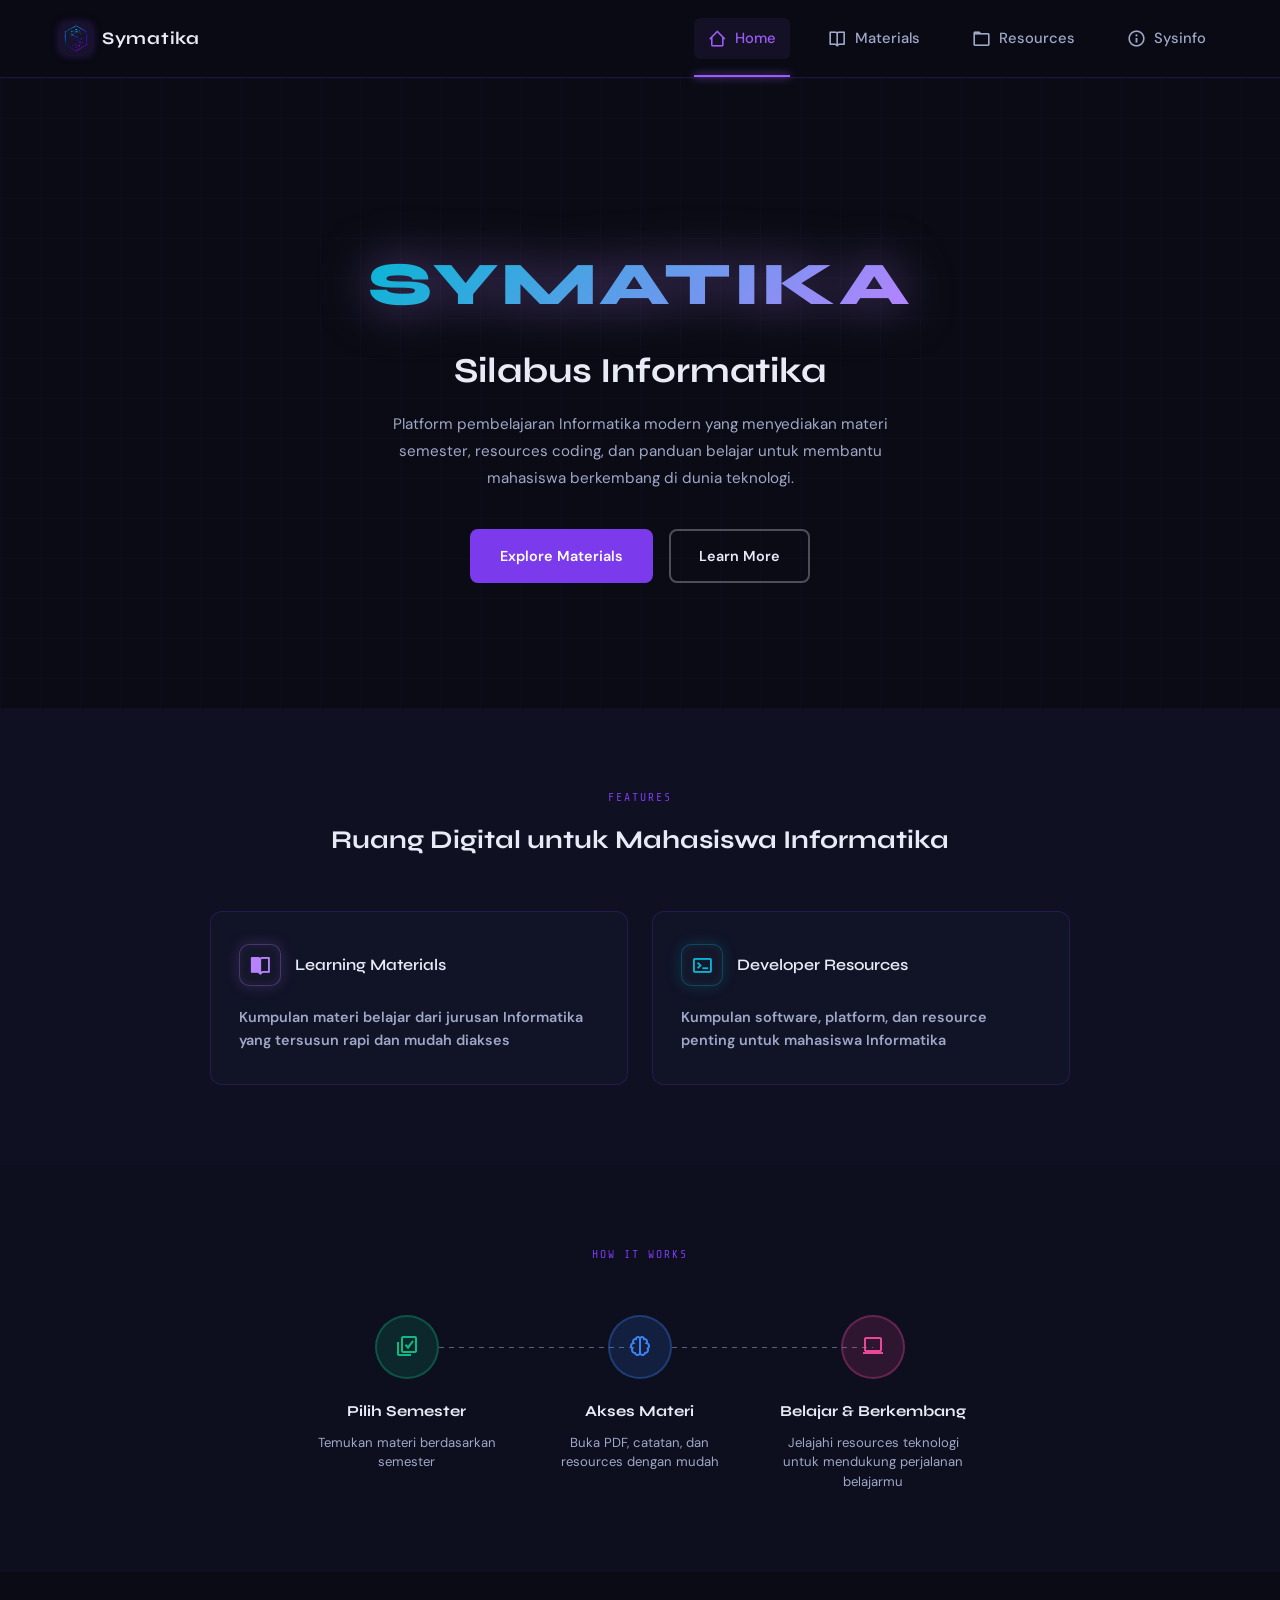
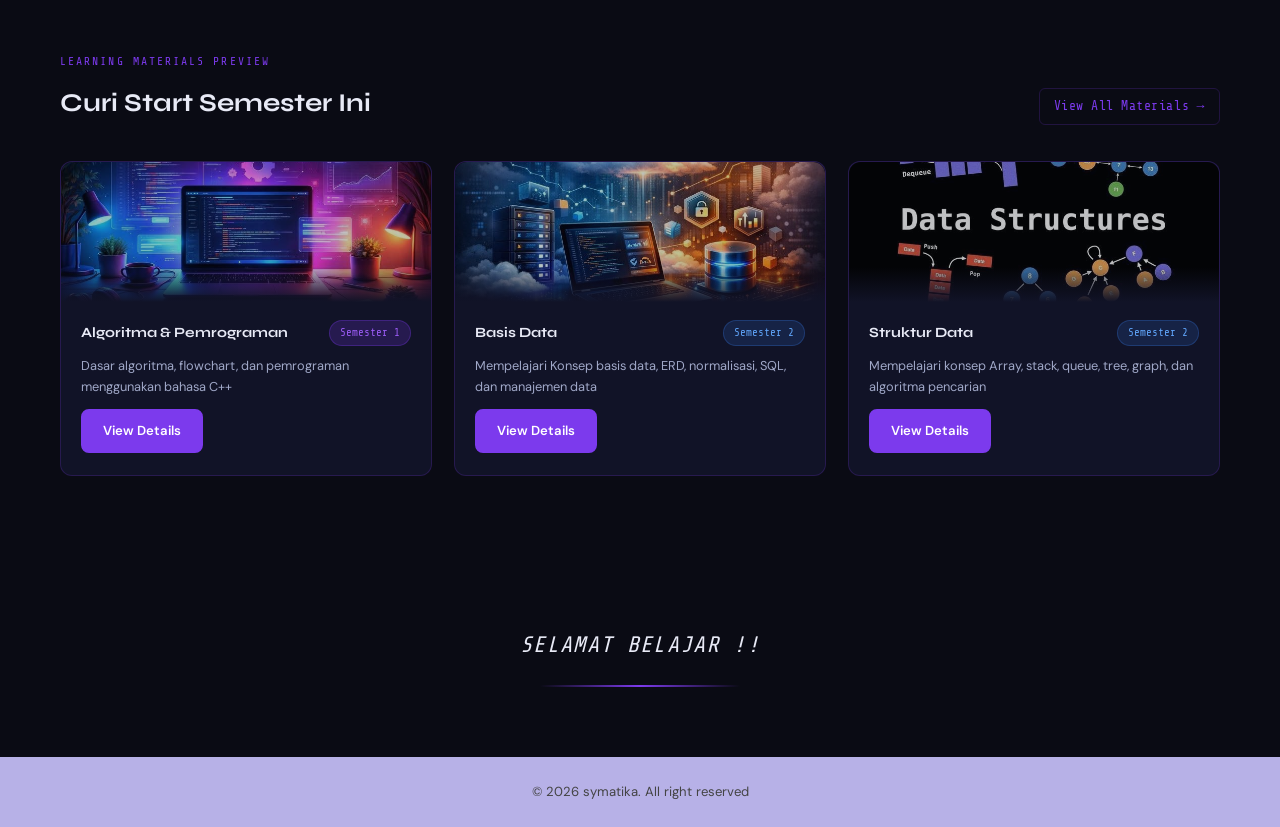
<file: index.html>
<!DOCTYPE html>
<html lang="id">
<head>
  <meta charset="UTF-8" />
  <meta name="viewport" content="width=device-width, initial-scale=1.0" />
  <title>Symatika – Silabus Informatika</title>

  <!-- Google Fonts -->
  <link rel="preconnect" href="https://fonts.googleapis.com" />
  <link rel="preconnect" href="https://fonts.gstatic.com" crossorigin />
  <link href="https://fonts.googleapis.com/css2?family=Share+Tech+Mono&family=Syne:wght@400;600;700;800&family=DM+Sans:wght@300;400;500&display=swap" rel="stylesheet" />

  <link rel="stylesheet" href="style/style.css" />
  <link rel="stylesheet" href="https://unpkg.com/boxicons@2.1.4/css/boxicons.min.css" />
</head>
<body>

  <!-- ========== NAVBAR ========== -->
  <nav class="navbar">
    <div class="nav-brand">
      <span class="brand-icon"><img src="img/logo-symatika.png" alt="Logo Symatika"></span>
      <span class="brand-name">Symatika</span>
    </div>
    <button class="nav-toggle" id="navToggle" aria-label="Toggle navigation">
      <span></span>
      <span></span>
      <span></span>
    </button>
    <ul class="nav-links" id="navMenu">
      <li>
        <a href="index.html" class="nav-item active">
          <i class='bx bx-home-alt-2 nav-icon'></i>Home
        </a>
      </li>
      <li>
        <a href="materials.html" class="nav-item">
          <i class='bx bx-book-open nav-icon'></i>Materials
        </a>
      </li>
      <li>
        <a href="resources.html" class="nav-item">
          <i class='bx bx-folder nav-icon'></i>Resources
        </a>
      </li>
      <li>
        <a href="behind.html" class="nav-item">
          <i class='bx bx-info-circle nav-icon'></i>Sysinfo
        </a>
      </li>
    </ul>
  </nav>

  <!-- ========== HERO SECTION ========== -->
  <section class="hero">
    <div class="hero-bg-grid"></div>
    <div class="hero-content">
      <!-- data-delay = jeda animasi masuk (ms) -->
      <h1 class="hero-title scroll-reveal" data-delay="0">
        <span class="title-accent">SYMATIKA</span>
      </h1>
      <h2 class="hero-subtitle scroll-reveal" data-delay="100">Silabus Informatika</h2>
      <p class="hero-desc scroll-reveal" data-delay="200">
        Platform pembelajaran Informatika modern yang menyediakan materi
        semester, resources coding, dan panduan belajar untuk membantu
        mahasiswa berkembang di dunia teknologi.
      </p>
      <div class="hero-buttons scroll-reveal" data-delay="300">
        <a href="materials.html" class="btn btn-primary">Explore Materials</a>
        <a href="behind.html" class="btn btn-outline">Learn More</a>
      </div>
    </div>
  </section>

  <!-- ========== FEATURES SECTION ========== -->
  <section class="features">
    <div class="section-label scroll-reveal" data-delay="0">FEATURES</div>
    <h2 class="section-title scroll-reveal" data-delay="100">Ruang Digital untuk Mahasiswa Informatika</h2>

    <div class="features-grid">
      <!-- Card 1 -->
      <div class="feature-card scroll-reveal" data-delay="0">
        <div class="feature-card-header">
          <div class="feature-icon-box icon-neon-purple">
            <i class='bx bxs-book-open feature-icon'></i>
          </div>
          <span class="icon-label">Learning Materials</span>
        </div>
        <p class="feature-card-desc">
          Kumpulan materi belajar dari jurusan Informatika yang tersusun
          rapi dan mudah diakses
        </p>
      </div>
      <!-- Card 2 -->
      <div class="feature-card scroll-reveal" data-delay="150">
        <div class="feature-card-header">
          <div class="feature-icon-box icon-neon-cyan">
            <i class='bx bx-terminal'></i>
          </div>
          <span class="icon-label">Developer Resources</span>
        </div>
        <p class="feature-card-desc">
          Kumpulan software, platform, dan resource penting untuk
          mahasiswa Informatika
        </p>
      </div>
    </div>
  </section>

  <!-- ========== HOW IT WORKS ========== -->
  <section class="how-it-works">
    <div class="section-label scroll-reveal" data-delay="0">HOW IT WORKS</div>
    <div class="steps-container">
      <div class="step scroll-reveal" data-delay="0">
        <div class="step-circle circle-green"><i class='bx bx-select-multiple'></i></div>
        <div class="step-connector"></div>
        <h3 class="step-title">Pilih Semester</h3>
        <p class="step-desc">Temukan materi berdasarkan semester</p>
      </div>
      <div class="step scroll-reveal" data-delay="150">
        <div class="step-circle circle-blue"><i class='bx bx-brain'></i></div>
        <div class="step-connector"></div>
        <h3 class="step-title">Akses Materi</h3>
        <p class="step-desc">Buka PDF, catatan, dan resources dengan mudah</p>
      </div>
      <div class="step scroll-reveal" data-delay="300">
        <div class="step-circle circle-pink"><i class='bx bx-laptop'></i></div>
        <h3 class="step-title">Belajar & Berkembang</h3>
        <p class="step-desc">Jelajahi resources teknologi untuk mendukung perjalanan belajarmu</p>
      </div>
    </div>
  </section>

  <!-- ========== LEARNING MATERIALS PREVIEW ========== -->
  <section class="preview">
    <div class="preview-header scroll-reveal" data-delay="0">
      <div>
        <div class="section-label">LEARNING MATERIALS PREVIEW</div>
        <h2 class="preview-title">Curi Start Semester Ini</h2>
      </div>
      <a href="materials.html" class="view-all-link">View All Materials →</a>
    </div>

    <div class="preview-grid">
      <!-- Preview Card 1 -->
      <div class="preview-card scroll-reveal" data-delay="0">
        <div class="preview-card-thumb">
          <img src="img/alpro-img.jpg" alt="alpro" class="preview-banner-img">
        </div>
        <div class="preview-card-body">
          <div class="preview-card-meta">
            <span class="preview-card-title">Algoritma &amp; Pemrograman</span>
            <span class="badge badge-sem1">Semester 1</span>
          </div>
          <p class="preview-card-desc">
            Dasar algoritma, flowchart, dan pemrograman menggunakan bahasa C++
          </p>
          <a href="materials.html" class="btn btn-primary btn-sm">View Details</a>
        </div>
      </div>

      <!-- Preview Card 2 -->
      <div class="preview-card scroll-reveal" data-delay="120">
        <div class="preview-card-thumb">
          <img src="img/basdat-img.jpg" alt="basdat" class="preview-banner-img">
        </div>
        <div class="preview-card-body">
          <div class="preview-card-meta">
            <span class="preview-card-title">Basis Data</span>
            <span class="badge badge-sem2">Semester 2</span>
          </div>
          <p class="preview-card-desc">
            Mempelajari Konsep basis data, ERD, normalisasi, SQL, dan manajemen data
          </p>
          <a href="materials.html" class="btn btn-primary btn-sm">View Details</a>
        </div>
      </div>

      <!-- Preview Card 3 -->
      <div class="preview-card scroll-reveal" data-delay="240">
        <div class="preview-card-thumb">
          <img src="img/sdt-img.jpg" alt="sdt" class="preview-banner-img">
        </div>
        <div class="preview-card-body">
          <div class="preview-card-meta">
            <span class="preview-card-title">Struktur Data</span>
            <span class="badge badge-sem2">Semester 2</span>
          </div>
          <p class="preview-card-desc">
            Mempelajari konsep Array, stack, queue, tree, graph, dan algoritma pencarian
          </p>
          <a href="materials.html" class="btn btn-primary btn-sm">View Details</a>
        </div>
      </div>
    </div>
  </section>

  <!-- ========== FOOTER CTA ========== -->
  <section class="footer-cta scroll-reveal" data-delay="0">
    <p class="footer-cta-text">SELAMAT BELAJAR !!</p>
    <div class="footer-divider"></div>
  </section>

  <!-- ========== FOOTER ========== -->
  <footer class="footer">
    <p>© 2026 symatika. All right reserved</p>
  </footer>

  <script src="js/script.js"></script>
  <script src="js/mobile-nav.js"></script>
</body>
</html>
</file>
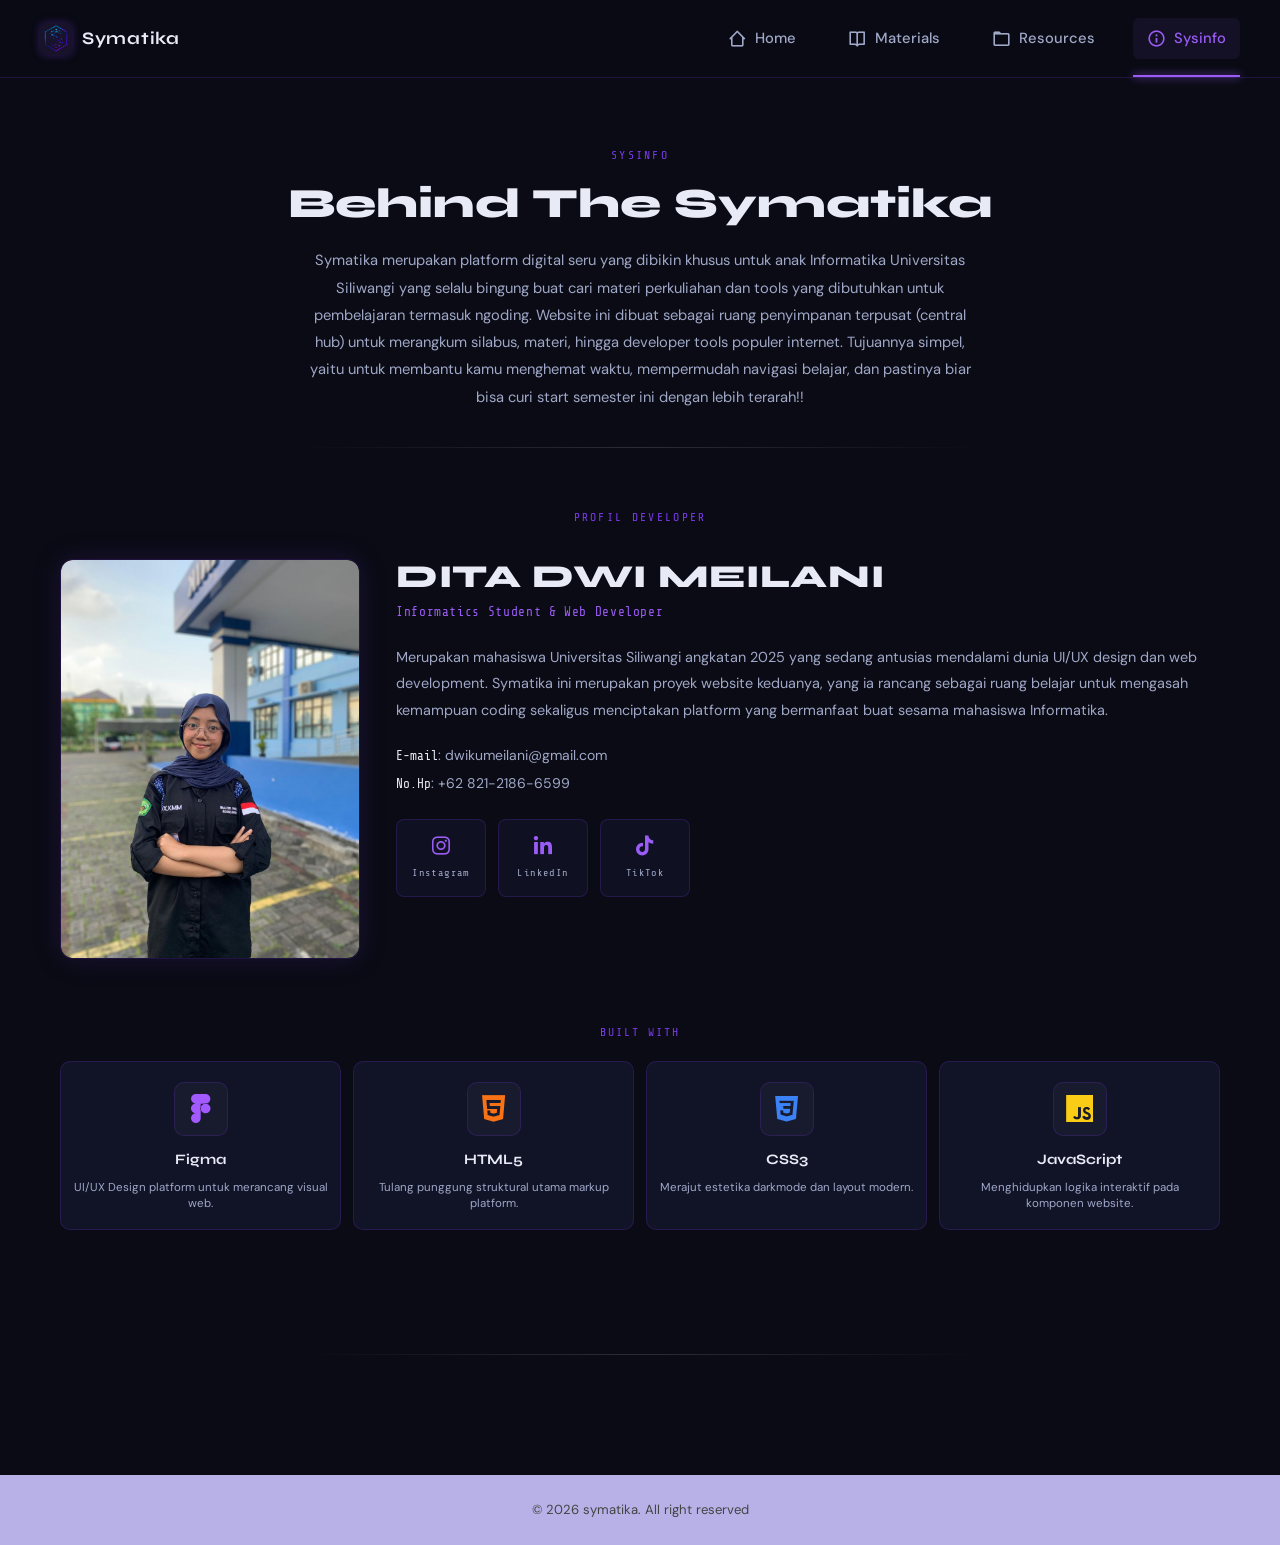
<file: behind.html>
<!DOCTYPE html>
<html lang="id">
<head>
  <meta charset="UTF-8" />
  <meta name="viewport" content="width=device-width, initial-scale=1.0" />
  <title>Behind The Symatika – Sysinfo</title>
  <link rel="preconnect" href="https://fonts.googleapis.com" />
  <link rel="preconnect" href="https://fonts.gstatic.com" crossorigin />
  <link href="https://fonts.googleapis.com/css2?family=Share+Tech+Mono&family=Syne:wght@400;600;700;800&family=DM+Sans:wght@300;400;500;600&display=swap" rel="stylesheet" />
  <link href="https://unpkg.com/boxicons@2.1.4/css/boxicons.min.css" rel="stylesheet" />
  <link rel="stylesheet" href="style/style.css" />
  <link rel="stylesheet" href="style/behind.css" />
</head>
<body>

  <!-- ========== NAVBAR ========== -->
  <nav class="navbar">
    <div class="nav-brand">
      <span class="brand-icon"><img src="img/logo-symatika.png" alt="Logo Symatika"></span>
      <span class="brand-name">Symatika</span>
    </div>
    <button class="nav-toggle" id="navToggle" aria-label="Toggle navigation">
      <span></span>
      <span></span>
      <span></span>
    </button>
    <ul class="nav-links" id="navMenu">
      <li>
        <a href="index.html" class="nav-item active">
          <i class='bx bx-home-alt-2 nav-icon'></i>Home
        </a>
      </li>
      <li>
        <a href="materials.html" class="nav-item">
          <i class='bx bx-book-open nav-icon'></i>Materials
        </a>
      </li>
      <li>
        <a href="resources.html" class="nav-item">
          <i class='bx bx-folder nav-icon'></i>Resources
        </a>
      </li>
      <li>
        <a href="behind.html" class="nav-item">
          <i class='bx bx-info-circle nav-icon'></i>Sysinfo
        </a>
      </li>
    </ul>
  </nav>

  <!-- ========== PAGE INTRO (Centered Header) ========== -->
  <div class="behind-intro scroll-reveal" data-delay="0">
    <span class="behind-label">SYSINFO</span>
    <h1 class="behind-title">Behind The Symatika</h1>
    <p class="behind-desc">
      Symatika merupakan platform digital seru yang dibikin khusus untuk anak Informatika Universitas Siliwangi
      yang selalu bingung buat cari materi perkuliahan dan tools yang dibutuhkan untuk pembelajaran termasuk ngoding.
      Website ini dibuat sebagai ruang penyimpanan terpusat (central hub) untuk merangkum silabus, materi, hingga
      developer tools populer internet. Tujuannya simpel, yaitu untuk membantu kamu menghemat waktu, mempermudah navigasi belajar,
      dan pastinya biar bisa curi start semester ini dengan lebih terarah!!
    </p>
    <div class="behind-divider"></div>
  </div>

  <!-- ========== MAIN CONTENT ========== -->
  <main class="behind-main">

    <!-- ══════════════════════════════════════
         SECTION 1: DEVELOPER PROFILE
    ══════════════════════════════════════ -->
    <section class="behind-section">
      <div class="section-label-center scroll-reveal" data-delay="0">PROFIL DEVELOPER</div>

      <div class="profile-layout">

        <!-- ── KOLOM KIRI: Foto + Identitas ── -->
        <div class="profile-left scroll-reveal" data-delay="80">

          <!-- Foto Profil -->
          <div class="profile-photo-wrap">
            <img
              src="img/tata.jpg"
              alt="Foto Profil Developer"
              class="profile-photo"
              onerror="this.style.display='none'; this.nextElementSibling.style.display='flex';"
            />
            <!-- Placeholder jika foto belum ada -->
            <div class="profile-photo-placeholder">
              <i class="bx bx-user"></i>
            </div>
          </div>

        </div>

        <!-- ── KOLOM KANAN: Info Developer ── -->
        <div class="profile-right scroll-reveal" data-delay="160">

          <!-- Nama -->
          <h2 class="profile-name">DITA DWI MEILANI</h2>

          <!-- Status/Peran -->
          <p class="profile-role">Informatics Student &amp; Web Developer</p>

          <!-- Bio -->
          <p class="profile-bio">
            Merupakan mahasiswa Universitas Siliwangi angkatan 2025 yang sedang antusias
            mendalami dunia UI/UX design dan web development. Symatika ini merupakan proyek
            website keduanya, yang ia rancang sebagai ruang belajar untuk mengasah kemampuan
            coding sekaligus menciptakan platform yang bermanfaat buat sesama mahasiswa
            Informatika.
          </p>

          <!-- Kontak -->
          <div class="profile-contact">
            <p><span class="contact-label">E-mail</span>: dwikumeilani@gmail.com</p>
            <p><span class="contact-label">No.Hp</span>: +62 821-2186-6599</p>
          </div>

          <!-- Media Sosial -->
          <div class="social-links">
            <a href="https://www.instagram.com/dwxmey_?igsh=MWkzYXBobnBtcTZ0ag==" target="_blank" class="social-card">
              <i class="bx bxl-instagram social-icon"></i>
              <span class="social-label">Instagram</span>
            </a>
            <a href="https://www.linkedin.com/in/dita-dwi-a55aa3347?utm_source=share_via&utm_content=profile&utm_medium=member_android" target="_blank" class="social-card">
              <i class="bx bxl-linkedin social-icon"></i>
              <span class="social-label">LinkedIn</span>
            </a>
            <a href="https://www.tiktok.com/@dwxmey?_r=1&_t=ZS-971tVndyG8q" target="_blank" class="social-card">
              <i class="bx bxl-tiktok social-icon"></i>
              <span class="social-label">TikTok</span>
            </a>
          </div>

        </div>
      </div>
    </section>

        <!-- ── KOMPONEN B: Built With ── -->
        <div class="builtwith-wrap scroll-reveal" data-delay="160">
          <div class="section-label-left">BUILT WITH</div>

         <div class="builtwith-grid">
            
            <div class="builtwith-card">
              <div class="builtwith-icon-wrap">
                <i class="bx bxl-figma builtwith-icon" style="color:#a259ff;"></i>
              </div>
              <span class="builtwith-name">Figma</span>
              <p class="builtwith-desc">UI/UX Design platform untuk merancang visual web.</p>
            </div>

            <div class="builtwith-card">
              <div class="builtwith-icon-wrap">
                <i class="bx bxl-html5 builtwith-icon" style="color:#f97316;"></i>
              </div>
              <span class="builtwith-name">HTML5</span>
              <p class="builtwith-desc">Tulang punggung struktural utama markup platform.</p>
            </div>

            <div class="builtwith-card">
              <div class="builtwith-icon-wrap">
                <i class="bx bxl-css3 builtwith-icon" style="color:#3b82f6;"></i>
              </div>
              <span class="builtwith-name">CSS3</span>
              <p class="builtwith-desc">Merajut estetika darkmode dan layout modern.</p>
            </div>

            <div class="builtwith-card">
              <div class="builtwith-icon-wrap">
                <i class="bx bxl-javascript builtwith-icon" style="color:#facc15;"></i>
              </div>
              <span class="builtwith-name">JavaScript</span>
              <p class="builtwith-desc">Menghidupkan logika interaktif pada komponen website.</p>
            </div>

          </div>

      </div>

      <!-- Divider bawah section -->
      <div class="behind-divider" style="margin-top: 60px;"></div>
    </section>

  </main>

  <!-- ========== FOOTER ========== -->
  <footer class="footer">
    <p>© 2026 symatika. All right reserved</p>
  </footer>

  <script src="js/script.js"></script>
  <script src="js/behind.js"></script>
  <script src="js/mobile-nav.js"></script>
</body>
</html>
</file>
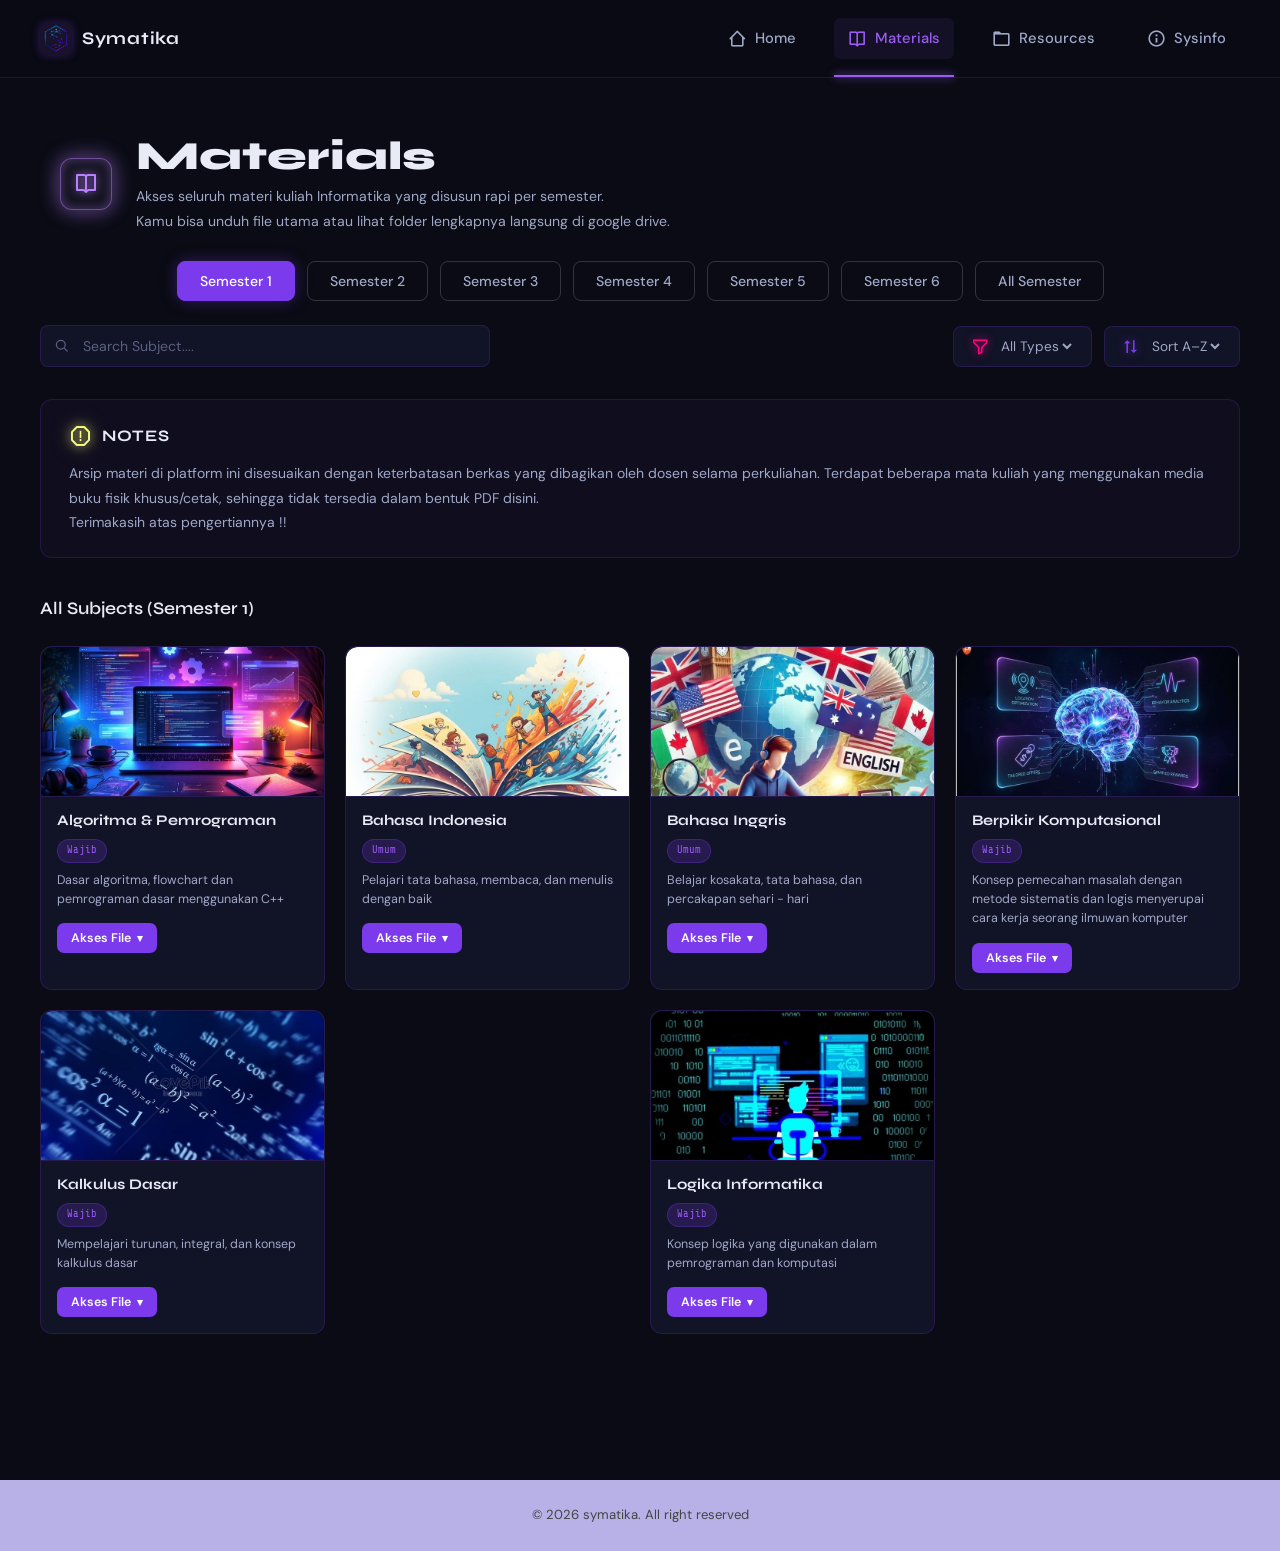
<file: materials.html>
<!DOCTYPE html>
<html lang="id">
<head>
  <meta charset="UTF-8" />
  <meta name="viewport" content="width=device-width, initial-scale=1.0" />
  <title>Materials – Symatika</title>
  <link rel="preconnect" href="https://fonts.googleapis.com" />
  <link rel="preconnect" href="https://fonts.gstatic.com" crossorigin />
  <link href="https://fonts.googleapis.com/css2?family=Share+Tech+Mono&family=Syne:wght@400;600;700;800&family=DM+Sans:wght@300;400;500;600&display=swap" rel="stylesheet" />
  <link rel="stylesheet" href="style/style.css" />
  <link rel="stylesheet" href="style/materials.css" />
  <link rel="stylesheet" href="https://unpkg.com/boxicons@2.1.4/css/boxicons.min.css" />
</head>
<body>

  <!-- ========== NAVBAR ========== -->
  <nav class="navbar">
    <div class="nav-brand">
      <span class="brand-icon"><img src="img/logo-symatika.png" alt="Logo Symatika"></span>
      <span class="brand-name">Symatika</span>
    </div>
    <button class="nav-toggle" id="navToggle" aria-label="Toggle navigation">
      <span></span>
      <span></span>
      <span></span>
    </button>
    <ul class="nav-links" id="navMenu">
      <li>
        <a href="index.html" class="nav-item active">
          <i class='bx bx-home-alt-2 nav-icon'></i>Home
        </a>
      </li>
      <li>
        <a href="materials.html" class="nav-item">
          <i class='bx bx-book-open nav-icon'></i>Materials
        </a>
      </li>
      <li>
        <a href="resources.html" class="nav-item">
          <i class='bx bx-folder nav-icon'></i>Resources
        </a>
      </li>
      <li>
        <a href="behind.html" class="nav-item">
          <i class='bx bx-info-circle nav-icon'></i>Sysinfo
        </a>
      </li>
    </ul>
  </nav>

  <!-- ========== PAGE HEADER ========== -->
  <div class="page-header scroll-reveal" data-delay="0">
    <span class="page-header-icon icon-neon-purple">
        <i class='bx bx-book-open'></i>
    </span>
    <div>
      <h1 class="page-title">Materials</h1>
      <p class="page-desc">
        Akses seluruh materi kuliah Informatika yang disusun rapi per semester.<br />
        Kamu bisa unduh file utama atau lihat folder lengkapnya langsung di google drive.
      </p>
    </div>
  </div>

  <!-- ========== SEMESTER FILTER TABS ========== -->
  <div class="semester-tabs scroll-reveal" data-delay="80">
    <button class="sem-btn active" data-sem="1">Semester 1</button>
    <button class="sem-btn" data-sem="2">Semester 2</button>
    <button class="sem-btn" data-sem="3">Semester 3</button>
    <button class="sem-btn" data-sem="4">Semester 4</button>
    <button class="sem-btn" data-sem="5">Semester 5</button>
    <button class="sem-btn" data-sem="6">Semester 6</button>
    <button class="sem-btn" onclick="filterSemester('all')">All Semester</button>
  </div>

  <!-- ========== SEARCH & SORT BAR ========== -->
  <div class="search-bar-wrap scroll-reveal" data-delay="140">
    <div class="search-input-wrap">
      <svg class="search-icon" viewBox="0 0 20 20" fill="none">
        <circle cx="8.5" cy="8.5" r="5.5" stroke="currentColor" stroke-width="1.5"/>
        <path d="M13 13l3.5 3.5" stroke="currentColor" stroke-width="1.5" stroke-linecap="round"/>
      </svg>
      <input type="text" id="searchInput" class="search-input" placeholder="Search Subject...." />
    </div>

    <div class="filter-group-wrap" style="display: flex; gap: 12px;">
      <div class="sort-wrap">
        <i class='bx bx-filter-alt sort-neon-icon' style='color: #ff007f; filter: drop-shadow(0 0 5px rgba(255, 0, 127, 0.8));'></i>
        <select id="typeSelect" class="sort-select">
          <option value="all">All Types</option>
          <option value="wajib">Wajib</option>
          <option value="umum">Umum</option> 
        </select>
      </div>

      <div class="sort-wrap">
        <i class='bx bx-sort-alt-2 sort-neon-icon'></i>
        <select id="sortSelect" class="sort-select">
          <option value="az">Sort A–Z</option>
          <option value="za">Sort Z–A</option>
        </select>
      </div>
    </div>
  </div>

  <!-- ========== NOTES BOX ========== -->
  <div class="notes-box scroll-reveal" data-delay="180">
    <div class="notes-header">
      <i class='bx bx-error-alt notes-neon-icon'></i>
      <span class="notes-title">NOTES</span>
    </div>
    <p class="notes-text">
      Arsip materi di platform ini disesuaikan dengan keterbatasan berkas yang dibagikan oleh
      dosen selama perkuliahan. Terdapat beberapa mata kuliah yang menggunakan media buku
      fisik khusus/cetak, sehingga tidak tersedia dalam bentuk PDF disini.<br />
      Terimakasih atas pengertiannya !!
    </p>
  </div>

  <!-- ========== MAIN CONTENT AREA ========== -->
  <main class="materials-main">

    <div class="subjects-label" id="subjectsLabel">All Subjects (Semester 1)</div>

    <div class="mat-grid" id="matGrid">

      <!-- ══════════════ SEMESTER 1 ══════════════ -->

      <div class="mat-card scroll-reveal" data-delay="0" id="algoprog" data-sem="1" data-name="Algoritma & Pemrograman">
        <div class="mat-card-top">
          <img src="img/alpro-img.jpg" alt="algoritma & pemrograman" class="mat-card-img">
        </div>
        <div class="mat-card-body">
          <h3 class="mat-card-title">Algoritma &amp; Pemrograman</h3>
          <span class="mat-badge badge-wajib">Wajib</span>
          <p class="mat-card-desc">Dasar algoritma, flowchart dan pemrograman dasar menggunakan C++</p>
          <div class="mat-card-footer">
            <span class="mat-files"></span>
            <div class="aksesfile-wrap">
              <button class="btn-aksesfile" onclick="toggleDropdown(this)">
                Akses File <span class="arrow-icon">▾</span>
              </button>
              <div class="aksesfile-dropdown">
                <a href="https://drive.google.com/drive/folders/162qA8ZZ_7xZqxHVVOxWa98-SVc0LNTRb" target="_blank" class="dropdown-item">📁 Materi</a>
                <a href="https://drive.google.com/drive/folders/1KyfOD5ZgHl-rDy5MHyT1VQTS_2hKO1Sm" target="_blank" class="dropdown-item">📋 Modul</a>
                <a href="https://drive.google.com/drive/folders/13OYMnp6zK49OD8gBzs4w4WnXOmUn8xBS" target="_blank" class="dropdown-item">📄 UTS</a>
                <a href="https://drive.google.com/drive/folders/1AVTzUMqGD7y5CaSs0QSxnrUX6XF9Ri6S" target="_blank" class="dropdown-item">📄 UAS</a>
              </div>
            </div>
          </div>
        </div>
      </div>

      <div class="mat-card scroll-reveal" data-delay="80" id="bk" data-sem="1" data-name="Berpikir Komputasional">
        <div class="mat-card-top">
          <img src="img/bk-img.jpg" alt="berpikir komputasional" class="mat-card-img">
        </div>
        <div class="mat-card-body">
          <h3 class="mat-card-title">Berpikir Komputasional</h3>
          <span class="mat-badge badge-wajib">Wajib</span>
          <p class="mat-card-desc">Konsep pemecahan masalah dengan metode sistematis dan logis menyerupai cara kerja seorang ilmuwan komputer</p>
          <div class="mat-card-footer">
            <span class="mat-files"></span>
            <div class="aksesfile-wrap">
              <button class="btn-aksesfile" onclick="toggleDropdown(this)">
                Akses File <span class="arrow-icon">▾</span>
              </button>
              <div class="aksesfile-dropdown">
                <a href="https://drive.google.com/drive/folders/1K6dAV37Cf4WnfW1aTyMGNLsxOw9Y0nVv" target="_blank" class="dropdown-item">📁 Materi</a>
                <a href="https://drive.google.com/drive/folders/1RZifkSb02ZwXSz_nvxlWz-LVZmPFlvZ2" target="_blank" class="dropdown-item">📝 Tugas</a>
                <a href="https://drive.google.com/drive/folders/1JdrfkHqZx5wofaJujqbndiAkRVIJ0ULt" target="_blank" class="dropdown-item">📄 UTS</a>
                <a href="https://drive.google.com/drive/folders/1wSBiqTl4HmuozP1GFWdy1pYBTuUUA8nk" target="_blank" class="dropdown-item">📄 UAS</a>
              </div>
            </div>
          </div>
        </div>
      </div>

      <div class="mat-card scroll-reveal" data-delay="160" id="kalkulus" data-sem="1" data-name="Kalkulus Dasar">
        <div class="mat-card-top">
          <img src="img/kadas-img.jpg" alt="kalkulus dasar" class="mat-card-img">
        </div>
        <div class="mat-card-body">
          <h3 class="mat-card-title">Kalkulus Dasar</h3>
          <span class="mat-badge badge-wajib">Wajib</span>
          <p class="mat-card-desc">Mempelajari turunan, integral, dan konsep kalkulus dasar</p>
          <div class="mat-card-footer">
            <span class="mat-files"></span>
            <div class="aksesfile-wrap">
              <button class="btn-aksesfile" onclick="toggleDropdown(this)">
                Akses File <span class="arrow-icon">▾</span>
              </button>
              <div class="aksesfile-dropdown">
                <a href="https://drive.google.com/drive/folders/1LzE_Uuii52j7222YUz34T4j3ntbOyj0u" target="_blank" class="dropdown-item">📁 Materi</a>
                <a href="https://drive.google.com/drive/folders/1ASUkKiO-lKJ6jXzwPydPzFLXIflVYgkB" target="_blank" class="dropdown-item">📝 Tugas</a>
                <a href="https://drive.google.com/drive/folders/1rff50-Pqy_t41GbEz2Oar7mcu7w-jsfK" target="_blank" class="dropdown-item">📄 UTS</a>
                <a href="https://drive.google.com/drive/folders/1kb1AyrU5pE1VwKACoIxVhggMTVGEg7kF" target="_blank" class="dropdown-item">📄 UAS</a>
              </div>
            </div>
          </div>
        </div>
      </div>

      <div class="mat-card scroll-reveal" data-delay="240" id="logfor" data-sem="1" data-name="Logika Informatika">
        <div class="mat-card-top">
          <img src="img/logfor-img.jpg" alt="logika informatika" class="mat-card-img">
        </div>
        <div class="mat-card-body">
          <h3 class="mat-card-title">Logika Informatika</h3>
          <span class="mat-badge badge-wajib">Wajib</span>
          <p class="mat-card-desc">Konsep logika yang digunakan dalam pemrograman dan komputasi</p>
          <div class="mat-card-footer">
            <span class="mat-files"></span>
            <div class="aksesfile-wrap">
              <button class="btn-aksesfile" onclick="toggleDropdown(this)">
                Akses File <span class="arrow-icon">▾</span>
              </button>
              <div class="aksesfile-dropdown">
                <a href="https://drive.google.com/drive/folders/19AOfu_5vBwnE2yP20iqXO37bwfBJXK-s" target="_blank" class="dropdown-item">📁 Materi</a>
                <a href="https://drive.google.com/drive/folders/1soHCCh-ihDK2QnswCE3yzaG-FTO3Xrx1" target="_blank" class="dropdown-item">📝 Tugas</a>
                <a href="https://drive.google.com/drive/folders/1ceyw3UBPNaiL577jPWYJkA0Psq8ILljR" target="_blank" class="dropdown-item">📄 UTS</a>
                <a href="https://drive.google.com/drive/folders/1Swjc-1qB7VD28SMkBdVuyjO0bLrZ2Sqk" target="_blank" class="dropdown-item">📄 UAS</a>
              </div>
            </div>
          </div>
        </div>
      </div>

      <div class="mat-card scroll-reveal" data-delay="320" id="indo" data-sem="1" data-name="Bahasa Indonesia">
        <div class="mat-card-top">
          <img src="img/indo-img.jpg" alt="bahasa indonesia" class="mat-card-img">
        </div>
        <div class="mat-card-body">
          <h3 class="mat-card-title">Bahasa Indonesia</h3>
          <span class="mat-badge badge-wajib">Umum</span>
          <p class="mat-card-desc">Pelajari tata bahasa, membaca, dan menulis dengan baik</p>
          <div class="mat-card-footer">
            <span class="mat-files"></span>
            <div class="aksesfile-wrap">
              <button class="btn-aksesfile" onclick="toggleDropdown(this)">
                Akses File <span class="arrow-icon">▾</span>
              </button>
              <div class="aksesfile-dropdown">
                <a href="https://drive.google.com/drive/folders/1F02Is3VaAHHQjk9OvnvqkWIny2yfqB8B" target="_blank" class="dropdown-item">📁 Materi</a>
                <a href="https://drive.google.com/drive/folders/1_RJAVlt07GA1uFbJd9akHyWCyfZoJzN8" target="_blank" class="dropdown-item">📝 Tugas</a>
                <a href="https://drive.google.com/drive/folders/1Ae4CbUC7A7cDw8MwWoqJf2xzcdENQi7v" target="_blank" class="dropdown-item">📄 UTS</a>
                <a href="https://drive.google.com/drive/folders/1dmsw9vwSZvP2bYRgC4o_JXVSC2QUfnP8" target="_blank" class="dropdown-item">📄 UAS</a>
              </div>
            </div>
          </div>
        </div>
      </div>

      <div class="mat-card scroll-reveal" data-delay="400" id="english" data-sem="1" data-name="Bahasa Inggris">
        <div class="mat-card-top">
          <img src="img/english-img.jpg" alt="bahasa inggris" class="mat-card-img">
        </div>
        <div class="mat-card-body">
          <h3 class="mat-card-title">Bahasa Inggris</h3>
          <span class="mat-badge badge-wajib">Umum</span>
          <p class="mat-card-desc">Belajar kosakata, tata bahasa, dan percakapan sehari - hari</p>
          <div class="mat-card-footer">
            <span class="mat-files"></span>
            <div class="aksesfile-wrap">
              <button class="btn-aksesfile" onclick="toggleDropdown(this)">
                Akses File <span class="arrow-icon">▾</span>
              </button>
              <div class="aksesfile-dropdown">
                <a href="https://drive.google.com/drive/folders/16H5pETl4O8cdGU24YFhPsr5s2P3aVCWB" target="_blank" class="dropdown-item">📁 Materi</a>
                <a href="https://drive.google.com/drive/folders/1RyqJV2RO6PWTq2LnNy-WS4eGYa_ACX7l" target="_blank" class="dropdown-item">📝 Tugas</a>
                <a href="https://drive.google.com/drive/folders/1n2XHfHhSrvpxHnIS9whl0hTXAfbN6yhh" target="_blank" class="dropdown-item">📄 UTS</a>
                <a href="https://drive.google.com/drive/folders/1n3b7YdlI6l5_hI0Q8NktkLLyEa8A4poa" target="_blank" class="dropdown-item">📄 UAS</a>
              </div>
            </div>
          </div>
        </div>
      </div>

      <div class="mat-card scroll-reveal" data-delay="480" id="pancasila" data-sem="1" data-name="Pancasila">
        <div class="mat-card-top">
          <img src="img/pancasila-img.jpg" alt="pancasila" class="mat-card-img">
        </div>
        <div class="mat-card-body">
          <h3 class="mat-card-title">Pancasila</h3>
          <span class="mat-badge badge-wajib">Umum</span>
          <p class="mat-card-desc">Kenali nilai kebangsaan, demokrasi, dan persatuan Indonesia</p>
          <div class="mat-card-footer">
            <span class="mat-files"></span>
            <div class="aksesfile-wrap">
              <button class="btn-aksesfile" onclick="toggleDropdown(this)">
                Akses File <span class="arrow-icon">▾</span>
              </button>
              <div class="aksesfile-dropdown">
                <a href="https://drive.google.com/drive/folders/1edZyMoj3Wj8S__lkvnnXZMzVulJKO_k7" target="_blank" class="dropdown-item">📁 Materi</a>
                <a href="https://drive.google.com/drive/folders/1a-iDYmKtzJUGFsuR9goE4wM5CVKppUOA" target="_blank" class="dropdown-item">📝 Tugas</a>
                <a href="https://drive.google.com/drive/folders/1qIQa49xEKx1_sCQhsPDUJprM7ZcJ265z" target="_blank" class="dropdown-item">📄 UTS</a>
                <a href="https://drive.google.com/drive/folders/1LrFKAUijbtW_IOSeSSTF1DSjoCS37Mvc" target="_blank" class="dropdown-item">📄 UAS</a>
              </div>
            </div>
          </div>
        </div>
      </div>

      <div class="mat-card scroll-reveal" data-delay="560" id="kwu" data-sem="1" data-name="Kewirausahaan">
        <div class="mat-card-top">
          <img src="img/kwu-img.jpg" alt="kewirausahaan" class="mat-card-img">
        </div>
        <div class="mat-card-body">
          <h3 class="mat-card-title">Kewirausahaan</h3>
          <span class="mat-badge badge-wajib">Umum</span>
          <p class="mat-card-desc">Belajar menciptakan peluang dan mengembangkan usaha</p>
          <div class="mat-card-footer">
            <span class="mat-files"></span>
            <div class="aksesfile-wrap">
              <button class="btn-aksesfile" onclick="toggleDropdown(this)">
                Akses File <span class="arrow-icon">▾</span>
              </button>
              <div class="aksesfile-dropdown">
                <a href="https://drive.google.com/drive/folders/1sDCb4nEoMDRLL31vqYsyFxZ4_Vn-hiGM" target="_blank" class="dropdown-item">📁 Materi</a>
                <a href="https://drive.google.com/drive/folders/1UzGJXBg7u9IZM3BIHjc5lKMyt3fgT9Hk" target="_blank" class="dropdown-item">📝 Tugas</a>
                <a href="https://drive.google.com/drive/folders/1X4kwv428vJKeiBBUi89-dYh8PJrYeeX8" target="_blank" class="dropdown-item">📄 UTS</a>
                <a href="https://drive.google.com/drive/folders/1TZ4kWfWjxf503N666UUex3NrRT_RC6KM" target="_blank" class="dropdown-item">📄 UAS</a>
              </div>
            </div>
          </div>
        </div>
      </div>

      <!-- ══════════════ SEMESTER 2 ══════════════ -->

      <div class="mat-card scroll-reveal" data-delay="0" id="basisdata" data-sem="2" data-name="Basis Data">
        <div class="mat-card-top">
          <img src="img/basdat-img.jpg" alt="basis data" class="mat-card-img">
        </div>
        <div class="mat-card-body">
          <h3 class="mat-card-title">Basis Data</h3>
          <span class="mat-badge badge-wajib">Wajib</span>
          <p class="mat-card-desc">Mempelajari Konsep basis data, ERD, normalisasi, SQL, dan manajemen data</p>
          <div class="mat-card-footer">
            <span class="mat-files"></span>
            <div class="aksesfile-wrap">
              <button class="btn-aksesfile" onclick="toggleDropdown(this)">
                Akses File <span class="arrow-icon">▾</span>
              </button>
              <div class="aksesfile-dropdown">
                <a href="https://drive.google.com/drive/folders/1St7NoFMERZlHjQ8Hf7kcQWs5WRZICgJf" target="_blank" class="dropdown-item">📁 Materi</a>
                <a href="https://drive.google.com/drive/folders/1ZjWyFlITDsklerpo-chwjDnVNbbRb51e" target="_blank" class="dropdown-item">📋 Modul</a>
                <a href="https://drive.google.com/drive/folders/1m14-tSxxl9UQfZv1PJ1TOdslczEV3i75" target="_blank" class="dropdown-item">📝 Tugas</a>
                <a href="https://drive.google.com/drive/folders/1b6S1kwrspHWEmMzn5a1nouom-DTscLaQ" target="_blank" class="dropdown-item">📄 UTS</a>
                <a href="https://drive.google.com/drive/folders/1aeXQxcHNHr5by-L8y46MXyfUGYNp1rIX" target="_blank" class="dropdown-item">📄 UAS</a>
              </div>
            </div>
          </div>
        </div>
      </div>

      <div class="mat-card scroll-reveal" data-delay="80" id="sdt" data-sem="2" data-name="Struktur Data">
        <div class="mat-card-top">
          <img src="img/sdt-img.jpg" alt="struktur data" class="mat-card-img">
        </div>
        <div class="mat-card-body">
          <h3 class="mat-card-title">Struktur Data</h3>
          <span class="mat-badge badge-wajib">Wajib</span>
          <p class="mat-card-desc">Mempelajari konsep Array, stack, queue, tree, graph, dan algoritma pencarian</p>
          <div class="mat-card-footer">
            <span class="mat-files"></span>
            <div class="aksesfile-wrap">
              <button class="btn-aksesfile" onclick="toggleDropdown(this)">
                Akses File <span class="arrow-icon">▾</span>
              </button>
              <div class="aksesfile-dropdown">
                <a href="https://drive.google.com/drive/folders/1VIPDZZ62W1N8szPiQPnEKwx0KovdRnaX" target="_blank" class="dropdown-item">📁 Materi</a>
                <a href="https://drive.google.com/drive/folders/1vAgOkrmPg8OfuEx6SF0km-yanb-CxsWX" target="_blank" class="dropdown-item">📋 Modul</a>
                <a href="https://drive.google.com/drive/folders/1XZWt21M6IPY26sHU_prmXtob_NXsTtvS" target="_blank" class="dropdown-item">📝 Tugas</a>
                <a href="https://drive.google.com/drive/folders/1Uvn6_NoU51vyFOkkPXSvBrb0jid7pbx0" target="_blank" class="dropdown-item">📄 UTS</a>
                <a href="https://drive.google.com/drive/folders/19mLXNH6M-1wP6BdIpn2NEI--eRUJQLvK" target="_blank" class="dropdown-item">📄 UAS</a>
              </div>
            </div>
          </div>
        </div>
      </div>

      <div class="mat-card scroll-reveal" data-delay="160" id="kalku" data-sem="2" data-name="Kalkulus Lanjut">
        <div class="mat-card-top">
          <img src="img/kalku-img.jpg" alt="kalkulus lanjut" class="mat-card-img">
        </div>
        <div class="mat-card-body">
          <h3 class="mat-card-title">Kalkulus Lanjut</h3>
          <span class="mat-badge badge-wajib">Wajib</span>
          <p class="mat-card-desc">Memahami konsep kalkulus tingkat lanjut dan aplikasinya</p>
          <div class="mat-card-footer">
            <span class="mat-files"></span>
            <div class="aksesfile-wrap">
              <button class="btn-aksesfile" onclick="toggleDropdown(this)">
                Akses File <span class="arrow-icon">▾</span>
              </button>
              <div class="aksesfile-dropdown">
                <a href="https://drive.google.com/drive/folders/1u_3QTx4hmZyE8SwpLJ913N0t2xmE4_Ww" target="_blank" class="dropdown-item">📁 Materi</a>
                <a href="https://drive.google.com/drive/folders/1bBcUnvyOU8IbDgJY-AfoiM_mYThO5ncX" target="_blank" class="dropdown-item">📝 Tugas</a>
                <a href="https://drive.google.com/drive/folders/1UzeVE_mi4pKoX46zO-SQo-1r45QziJdy" target="_blank" class="dropdown-item">📄 UTS</a>
                <a href="https://drive.google.com/drive/folders/1QnQvQMh23NwSf-l6-rYG_k-KVO5OWCbX" target="_blank" class="dropdown-item">📄 UAS</a>
              </div>
            </div>
          </div>
        </div>
      </div>

      <div class="mat-card scroll-reveal" data-delay="240" id="matdis" data-sem="2" data-name="Matematika Diskrit">
        <div class="mat-card-top">
          <img src="img/matdis-img.jpg" alt="matematika diskrit" class="mat-card-img">
        </div>
        <div class="mat-card-body">
          <h3 class="mat-card-title">Matematika Diskrit</h3>
          <span class="mat-badge badge-wajib">Wajib</span>
          <p class="mat-card-desc">Mempelajari logika, himpunan, relasi, dan graf</p>
          <div class="mat-card-footer">
            <span class="mat-files"></span>
            <div class="aksesfile-wrap">
              <button class="btn-aksesfile" onclick="toggleDropdown(this)">
                Akses File <span class="arrow-icon">▾</span>
              </button>
              <div class="aksesfile-dropdown">
                <a href="https://drive.google.com/drive/folders/1FpWr6HAGTKYb7vvSYOvMsZuRcGu7b7KX" target="_blank" class="dropdown-item">📁 Materi</a>
                <a href="https://drive.google.com/drive/folders/1hSxJvi3L_A8Idxh7wY6m7_dMTmgghQa6" target="_blank" class="dropdown-item">📝 Tugas</a>
                <a href="https://drive.google.com/drive/folders/14WLRhdswP4hdrTIynecaOuh2kuzNCUa2" target="_blank" class="dropdown-item">📄 UTS</a>
                <a href="https://drive.google.com/drive/folders/1oguj0-C8J8BRXYfsOgmarjp805k9uipS" target="_blank" class="dropdown-item">📄 UAS</a>
              </div>
            </div>
          </div>
        </div>
      </div>

      <div class="mat-card scroll-reveal" data-delay="320" id="agama" data-sem="2" data-name="Agama">
        <div class="mat-card-top">
          <img src="img/agama-img.jpg" alt="agama" class="mat-card-img">
        </div>
        <div class="mat-card-body">
          <h3 class="mat-card-title">Agama</h3>
          <span class="mat-badge badge-wajib">Umum</span>
          <p class="mat-card-desc">Pelajari nilai agama, akhlak, dan kehidupan sehari-hari</p>
          <div class="mat-card-footer">
            <span class="mat-files"></span>
            <div class="aksesfile-wrap">
              <button class="btn-aksesfile" onclick="toggleDropdown(this)">
                Akses File <span class="arrow-icon">▾</span>
              </button>
              <div class="aksesfile-dropdown">
                <a href="https://drive.google.com/drive/folders/1Bz88Hfr_npfWnXo_iUAwi9e_6ODMsy8G" target="_blank" class="dropdown-item">📁 Materi</a>
                <a href="https://drive.google.com/drive/folders/1EiImoJ1oY3Vdu0oo-yH7xGqiXeGhknB8" target="_blank" class="dropdown-item">📝 Tugas</a>
                <a href="https://drive.google.com/drive/folders/1VimpNQZU4rWFJDEJduYOsI4SzAI1JqF_" target="_blank" class="dropdown-item">📄 UTS</a>
                <a href="https://drive.google.com/drive/folders/1pSmwsee5luqOb6s4QuGjuJHFdU0tj322" target="_blank" class="dropdown-item">📄 UAS</a>
              </div>
            </div>
          </div>
        </div>
      </div>

      <div class="mat-card scroll-reveal" data-delay="400" id="kwn" data-sem="2" data-name="Kewarganegaraan">
        <div class="mat-card-top">
          <img src="img/kwn-img.jpg" alt="kewarganegaraan" class="mat-card-img">
        </div>
        <div class="mat-card-body">
          <h3 class="mat-card-title">Kewarganegaraan</h3>
          <span class="mat-badge badge-wajib">Umum</span>
          <p class="mat-card-desc">Memahami demokrasi, hukum, dan kehidupan berbangsa</p>
          <div class="mat-card-footer">
            <span class="mat-files"></span>
            <div class="aksesfile-wrap">
              <button class="btn-aksesfile" onclick="toggleDropdown(this)">
                Akses File <span class="arrow-icon">▾</span>
              </button>
              <div class="aksesfile-dropdown">
                <a href="https://drive.google.com/drive/folders/1Yv9LG-xa1ebUzvVQ_WJRVK7hnhXgG-AO" target="_blank" class="dropdown-item">📁 Materi</a>
                <a href="https://drive.google.com/drive/folders/1YohiWLFUqnzHK6sa_BNz1TtNPpF8t0d6" target="_blank" class="dropdown-item">📝 Tugas</a>
                <a href="https://drive.google.com/drive/folders/12aarV_nsjdVPdEzfCxS-V5ByuNga_AlK" target="_blank" class="dropdown-item">📄 UTS</a>
                <a href="https://drive.google.com/drive/folders/1Fbxpn3Yr5QKfI60hUM-3hg-0ykTyKCWE" target="_blank" class="dropdown-item">📄 UAS</a>
              </div>
            </div>
          </div>
        </div>
      </div>

      <div class="mat-card scroll-reveal" data-delay="480" id="lai" data-sem="2" data-name="Literasi Artificial Intelligence">
        <div class="mat-card-top">
          <img src="img/lai-img.jpg" alt="literasi ai" class="mat-card-img">
        </div>
        <div class="mat-card-body">
          <h3 class="mat-card-title">Literasi Artificial Intelligence</h3>
          <span class="mat-badge badge-wajib">Wajib</span>
          <p class="mat-card-desc">Memahami konsep, manfaat, dan etika kecerdasan buatan</p>
          <div class="mat-card-footer">
            <span class="mat-files"></span>
            <div class="aksesfile-wrap">
              <button class="btn-aksesfile" onclick="toggleDropdown(this)">
                Akses File <span class="arrow-icon">▾</span>
              </button>
              <div class="aksesfile-dropdown">
                <a href="https://drive.google.com/drive/folders/1Gulc8aOPr_IjOVHvWUAb6WVCEhJWTI_X" target="_blank" class="dropdown-item">📁 Materi</a>
                <a href="https://drive.google.com/drive/folders/1VFVpTDhmA_1NnfeakYf1U8bCdJZR-5Z6" target="_blank" class="dropdown-item">📝 Tugas</a>
                <a href="https://drive.google.com/drive/folders/1cVikBZv8WPBRyMObuo5CSZ9Yi0xqI-QF" target="_blank" class="dropdown-item">📄 UTS</a>
                <a href="https://drive.google.com/drive/folders/1a3SRAa3CpCxBqNd79msdp-Yt4cVDqEvx" target="_blank" class="dropdown-item">📄 UAS</a>
              </div>
            </div>
          </div>
        </div>
      </div>

      <div class="mat-card scroll-reveal" data-delay="560" id="sisdig" data-sem="2" data-name="Sistem Digital">
        <div class="mat-card-top">
          <img src="img/sisdig-img.jpg" alt="sistem digital" class="mat-card-img">
        </div>
        <div class="mat-card-body">
          <h3 class="mat-card-title">Sistem Digital</h3>
          <span class="mat-badge badge-wajib">Wajib</span>
          <p class="mat-card-desc">Mempelajari gerbang logika, biner. dan rangkaian digital</p>
          <div class="mat-card-footer">
            <span class="mat-files"></span>
            <div class="aksesfile-wrap">
              <button class="btn-aksesfile" onclick="toggleDropdown(this)">
                Akses File <span class="arrow-icon">▾</span>
              </button>
              <div class="aksesfile-dropdown">
                <a href="https://drive.google.com/drive/folders/1zhuMc-2y4CXGOqjJSt9wmxEIwH_dlVBZ" target="_blank" class="dropdown-item">📁 Materi</a>
                <a href="https://drive.google.com/drive/folders/1f4F2YxmGv6jNZlw_37JS3mtw3VEJRjpk" target="_blank" class="dropdown-item">📝 Tugas</a>
                <a href="https://drive.google.com/drive/folders/1Rb8moMW9k0Qd0WHmFrajK8QdC14tKam9" target="_blank" class="dropdown-item">📄 UTS</a>
                <a href="https://drive.google.com/drive/folders/1J5m09MJkBpNdnzLAecAHsNcwCRVbyXq7" target="_blank" class="dropdown-item">📄 UAS</a>
              </div>
            </div>
          </div>
        </div>
      </div>

      <!-- ══════════════ SEMESTER 3 ══════════════ -->

      <div class="mat-card scroll-reveal" data-delay="0" id="aljabar" data-sem="3" data-name="Aljabar Linear & Matriks">
        <div class="mat-card-top">
          <img src="img/aljabar-img.jpg" alt="aljabar linear & matriks" class="mat-card-img">
        </div>
        <div class="mat-card-body">
          <h3 class="mat-card-title">Aljabar Linear & Matriks</h3>
          <span class="mat-badge badge-wajib">Wajib</span>
          <p class="mat-card-desc">Eksplorasi aljabar linear untuk analisis data dan AI</p>
          <div class="mat-card-footer">
            <span class="mat-files"></span>
            <div class="aksesfile-wrap">
              <button class="btn-aksesfile" onclick="toggleDropdown(this)">
                Akses File <span class="arrow-icon">▾</span>
              </button>
              <div class="aksesfile-dropdown">
                <a href="https://drive.google.com/drive/folders/1iTzYptjTqtczStCjq_uduCRVHETjEPB-" target="_blank" class="dropdown-item">📁 Materi</a>
                <a href="https://drive.google.com/drive/folders/1H6fhh-KVuMxO9MCVdtpZDl1ghrLBl7h4" target="_blank" class="dropdown-item">📝 Tugas</a>
                <a href="https://drive.google.com/drive/folders/12fe8zfUncIDEiWO5y7VvJw94wYTfO8Fg" target="_blank" class="dropdown-item">📄 UTS</a>
                <a href="https://drive.google.com/drive/folders/1fuIH2Jjmp1Vl-PBalIk159E_wi7IzXP1" target="_blank" class="dropdown-item">📄 UAS</a>
              </div>
            </div>
          </div>
        </div>
      </div>

      <div class="mat-card scroll-reveal" data-delay="80" id="pbo" data-sem="3" data-name="Pemrograman Berorientasi Objek">
        <div class="mat-card-top">
          <img src="img/objek-img.jpg" alt="pemrograman berorientasi objek" class="mat-card-img">
        </div>
        <div class="mat-card-body">
          <h3 class="mat-card-title">Pemrograman Berorientasi Objek</h3>
          <span class="mat-badge badge-wajib">Wajib</span>
          <p class="mat-card-desc">Memahami inheritance, polymorphism, dan encapsulation</p>
          <div class="mat-card-footer">
            <span class="mat-files">7 files</span>
            <div class="aksesfile-wrap">
              <button class="btn-aksesfile" onclick="toggleDropdown(this)">
                Akses File <span class="arrow-icon">▾</span>
              </button>
              <div class="aksesfile-dropdown">
                <a href="https://drive.google.com/drive/folders/1ZVlR42-r3aQfGdkvL9SbPkOTisuQJUQl" target="_blank" class="dropdown-item">📁 Materi</a>
                <a href="https://drive.google.com/drive/folders/1uMs-K4pFL2zSYp2JQAVBn7g9lpGn71La" target="_blank" class="dropdown-item">📋 Modul</a>
                <a href="https://drive.google.com/drive/folders/1_edZPMVDpabRowWnvJpPZu0mp6_QJa8J" target="_blank" class="dropdown-item">📝 Tugas</a>
                <a href="https://drive.google.com/drive/folders/1dehHlBYg5PkeyrJ0VzgrYP-xgZb6-Tgv" target="_blank" class="dropdown-item">📄 UTS</a>
                <a href="https://drive.google.com/drive/folders/1n4liwESwIi9XyVYSkyU0oBuzUJjlPgV4" target="_blank" class="dropdown-item">📄 UAS</a>
              </div>
            </div>
          </div>
        </div>
      </div>

      <div class="mat-card scroll-reveal" data-delay="160" id="oda" data-sem="3" data-name="Organisasi dan Arsitektur Komputer">
        <div class="mat-card-top">
          <img src="img/arsitek-img.jpg" alt="organisasi dan arsitektur komputer" class="mat-card-img">
        </div>
        <div class="mat-card-body">
          <h3 class="mat-card-title">Organisasi dan Arsitektur Komputer</h3>
          <span class="mat-badge badge-wajib">Wajib</span>
          <p class="mat-card-desc">Memahami struktur dan operasi komputer dari tingkat hardware hingga software</p>
          <div class="mat-card-footer">
            <span class="mat-files"></span>
            <div class="aksesfile-wrap">
              <button class="btn-aksesfile" onclick="toggleDropdown(this)">
                Akses File <span class="arrow-icon">▾</span>
              </button>
              <div class="aksesfile-dropdown">
                <a href="https://drive.google.com/drive/folders/1jE-PLy1RNUCOGLvyfUeBSjLGJh0Z3HEa" target="_blank" class="dropdown-item">📁 Materi</a>
                <a href="https://drive.google.com/drive/folders/19WnyxkS-rInCaKezQs4H06OO-e4DfXiH" target="_blank" class="dropdown-item">📝 Tugas</a>
                <a href="https://drive.google.com/drive/folders/1bBLeSZHtghZWw5nO_gVgpTohBSJJORxV" target="_blank" class="dropdown-item">📄 UTS</a>
                <a href="https://drive.google.com/drive/folders/1wrDsLb_7Xt7Uc87Hu-dsmgzG6H4qF-7j" target="_blank" class="dropdown-item">📄 UAS</a>
              </div>
            </div>
          </div>
        </div>
      </div>

      <div class="mat-card scroll-reveal" data-delay="240" id="ps" data-sem="3" data-name="Pemrograman Sistem">
        <div class="mat-card-top">
          <img src="img/sistem-img.jpg" alt="pemrograman sistem" class="mat-card-img">
        </div>
        <div class="mat-card-body">
          <h3 class="mat-card-title">Pemrograman Sistem</h3>
          <span class="mat-badge badge-wajib">Wajib</span>
          <p class="mat-card-desc">Pelajari cara kerja sistem operasi dan perangkat lunak sistem</p>
          <div class="mat-card-footer">
            <span class="mat-files"></span>
            <div class="aksesfile-wrap">
              <button class="btn-aksesfile" onclick="toggleDropdown(this)">
                Akses File <span class="arrow-icon">▾</span>
              </button>
              <div class="aksesfile-dropdown">
                <a href="https://drive.google.com/drive/folders/1YbCB_TAitcuN1pFYdyj1nrUz9X1ooyWQ" target="_blank" class="dropdown-item">📁 Materi</a>
                <a href="https://drive.google.com/drive/folders/1UZbQjH3vpSZG9scOEghNBzcmRdAawdok" target="_blank" class="dropdown-item">📝 Tugas</a>
                <a href="https://drive.google.com/drive/folders/1Z3hiRLgu1Yp1K13B9uUKJheuhf6NDQmw" target="_blank" class="dropdown-item">📄 UTS</a>
                <a href="https://drive.google.com/drive/folders/1RYcjL2xNeYSaOdCzEshUA-SqgJeJKr-D" target="_blank" class="dropdown-item">📄 UAS</a>
              </div>
            </div>
          </div>
        </div>
      </div>

      <div class="mat-card scroll-reveal" data-delay="320" id="statiska" data-sem="3" data-name="Probabilitas Statiska">
        <div class="mat-card-top">
          <img src="img/statiska-img.jpg" alt="probabilitas statistika" class="mat-card-img">
        </div>
        <div class="mat-card-body">
          <h3 class="mat-card-title">Probabilitas Statistika</h3>
          <span class="mat-badge badge-wajib">Wajib</span>
          <p class="mat-card-desc">Dasar statiska untuk pengambilan keputusan berbasis data</p>
          <div class="mat-card-footer">
            <span class="mat-files"></span>
            <div class="aksesfile-wrap">
              <button class="btn-aksesfile" onclick="toggleDropdown(this)">
                Akses File <span class="arrow-icon">▾</span>
              </button>
              <div class="aksesfile-dropdown">
                <a href="https://drive.google.com/drive/folders/1K9v57LT9kwP0SH3G3MA9Ing10KjQ8Iwc" target="_blank" class="dropdown-item">📁 Materi</a>
                <a href="https://drive.google.com/drive/folders/1SbF6h7K9FYeRclBHY0hbfxb3nZ71kRm6" target="_blank" class="dropdown-item">📝 Tugas</a>
                <a href="https://drive.google.com/drive/folders/1xbglTm1kHxKjC-7FWNmxm4a6ZLnhLyms" target="_blank" class="dropdown-item">📄 UTS</a>
                <a href="https://drive.google.com/drive/folders/1LTGMYyLfhGz6S-bolFJMGzoCDgRkOZHU" target="_blank" class="dropdown-item">📄 UAS</a>
              </div>
            </div>
          </div>
        </div>
      </div>

      <div class="mat-card scroll-reveal" data-delay="400" id="rpl" data-sem="3" data-name="Rekayasa Perangkat Lunak">
        <div class="mat-card-top">
          <img src="img/rpl-img.jpg" alt="rekayasa perangkat lunak" class="mat-card-img">
        </div>
        <div class="mat-card-body">
          <h3 class="mat-card-title">Rekayasa Perangkat Lunak</h3>
          <span class="mat-badge badge-wajib">Wajib</span>
          <p class="mat-card-desc">Dasar pengembangan software dari perencanaan hingga implementasi</p>
          <div class="mat-card-footer">
            <span class="mat-files"></span>
            <div class="aksesfile-wrap">
              <button class="btn-aksesfile" onclick="toggleDropdown(this)">
                Akses File <span class="arrow-icon">▾</span>
              </button>
              <div class="aksesfile-dropdown">
                <a href="https://drive.google.com/drive/folders/1BIlr71JtgCe0RZTZ9mgDy9uca1LhzEV3" target="_blank" class="dropdown-item">📁 Materi</a>
                <a href="https://drive.google.com/drive/folders/1eb22oz1ock2FP28_jJslm1Oze_OV09xq" target="_blank" class="dropdown-item">📋 Modul</a>
                <a href="https://drive.google.com/drive/folders/1GDZ3lIBdAY-hseBEhZ2zDhfgSpVY6KEi" target="_blank" class="dropdown-item">📝 Tugas</a>
                <a href="https://drive.google.com/drive/folders/1ntmFr8fx5vIOIqt1RiLmh0A_c4Bnb9g7" target="_blank" class="dropdown-item">📄 UTS</a>
                <a href="https://drive.google.com/drive/folders/1kmtGyUh3uys0IlfZFgx99gIjNHy4XiHz" target="_blank" class="dropdown-item">📄 UAS</a>
              </div>
            </div>
          </div>
        </div>
      </div>

      <div class="mat-card scroll-reveal" data-delay="480" id="os" data-sem="3" data-name="Sistem Operasi">
        <div class="mat-card-top">
          <img src="img/siop-img.jpg" alt="sistem operasi" class="mat-card-img">
        </div>
        <div class="mat-card-body">
          <h3 class="mat-card-title">Sistem Operasi</h3>
          <span class="mat-badge badge-wajib">Wajib</span>
          <p class="mat-card-desc">Dasar sistem operasi untuk mendukung komputasi modern</p>
          <div class="mat-card-footer">
            <span class="mat-files"></span>
            <div class="aksesfile-wrap">
              <button class="btn-aksesfile" onclick="toggleDropdown(this)">
                Akses File <span class="arrow-icon">▾</span>
              </button>
              <div class="aksesfile-dropdown">
                <a href="https://drive.google.com/drive/folders/1UWSf6lh3MWwcw7T4qtbmMWALxDE43sA_" target="_blank" class="dropdown-item">📁 Materi</a>
                <a href="https://drive.google.com/drive/folders/1edSU05e6HOYuzQwQhoDOLKS9kzd8XqKE" target="_blank" class="dropdown-item">📋 Modul</a>
                <a href="https://drive.google.com/drive/folders/1Onq8Hy4Zb9UyMh3ghzIfXzIQQQRaRJZd" target="_blank" class="dropdown-item">📝 Tugas</a>
                <a href="https://drive.google.com/drive/folders/1s22sSOnwJkT98fT164k73HZ7v0Z4qnBQ" target="_blank" class="dropdown-item">📄 UTS</a>
                <a href="https://drive.google.com/drive/folders/1tdxpumxYLRzU6JbnkZEShoeswhu84SZl" target="_blank" class="dropdown-item">📄 UAS</a>
              </div>
            </div>
          </div>
        </div>
      </div>

      <!-- ══════════════ SEMESTER 4 ══════════════ -->

      <div class="mat-card scroll-reveal" data-delay="0" id="numerik" data-sem="4" data-name="Analisis Numerik">
        <div class="mat-card-top">
          <img src="img/num-img.jpg" alt="analisis numerik" class="mat-card-img">
        </div>
        <div class="mat-card-body">
          <h3 class="mat-card-title">Analisis Numerik</h3>
          <span class="mat-badge badge-wajib">Wajib</span>
          <p class="mat-card-desc">Memahami pendekatan komputasi untuk perhitungan kompleks</p>
          <div class="mat-card-footer">
            <span class="mat-files"></span>
            <div class="aksesfile-wrap">
              <button class="btn-aksesfile" onclick="toggleDropdown(this)">
                Akses File <span class="arrow-icon">▾</span>
              </button>
              <div class="aksesfile-dropdown">
                <a href="https://drive.google.com/drive/folders/1C74SBJ1KAbU8pcWPntBG4nXgbzBT1tZO" target="_blank" class="dropdown-item">📁 Materi</a>
                <a href="#https://drive.google.com/drive/folders/19nTedbIfpzz_OkPDXOSqD2P_5MNZKdRS" target="_blank" class="dropdown-item">📝 Tugas</a>
                <a href="https://drive.google.com/drive/folders/1cM68FMj45FeO5V33vb8cpiOacWE70zqY" target="_blank" class="dropdown-item">📄 UTS</a>
                <a href="https://drive.google.com/drive/folders/1rd7UY9aYC1Utw6O7yF9hqKa_Xp0a6rj4" target="_blank" class="dropdown-item">📄 UAS</a>
              </div>
            </div>
          </div>
        </div>
      </div>

      <div class="mat-card scroll-reveal" data-delay="80" id="jarkom" data-sem="4" data-name="Jaringan Komputer">
        <div class="mat-card-top">
          <img src="img/jarkom-img.jpg" alt="jaringan komputer" class="mat-card-img">
        </div>
        <div class="mat-card-body">
          <h3 class="mat-card-title">Jaringan Komputer</h3>
          <span class="mat-badge badge-wajib">Wajib</span>
          <p class="mat-card-desc">Eksplorasi jaringan lokal, internet, dan infrastruktur jaringan</p>
          <div class="mat-card-footer">
            <span class="mat-files"></span>
            <div class="aksesfile-wrap">
              <button class="btn-aksesfile" onclick="toggleDropdown(this)">
                Akses File <span class="arrow-icon">▾</span>
              </button>
              <div class="aksesfile-dropdown">
                <a href="https://drive.google.com/drive/folders/1jP0Zwyvp1IiXclgiRvsDC-Qld0OVAKzQ" target="_blank" class="dropdown-item">📁 Materi</a>
                <a href="https://drive.google.com/drive/folders/1zfGU0WDArTtNEQPJ0-xgFz0dvIicky5J" target="_blank" class="dropdown-item">📋 Modul</a>
                <a href="https://drive.google.com/drive/folders/1iqylS2aH_KBIcDwW5UIvSA57SbKEs3K6" target="_blank" class="dropdown-item">📝 Tugas</a>
                <a href="https://drive.google.com/drive/folders/1L7UB-0kJUekZSJ6clK3pc3yLglA_Hbzm" target="_blank" class="dropdown-item">📄 UTS</a>
                <a href="https://drive.google.com/drive/folders/1zJLMcVIHZkle7LXllwDr8XuFWbFp0Jqi" target="_blank" class="dropdown-item">📄 UAS</a>
              </div>
            </div>
          </div>
        </div>
      </div>

      <div class="mat-card scroll-reveal" data-delay="160" id="pds" data-sem="4" data-name="Pemodelan dan Simulasi">
        <div class="mat-card-top">
          <img src="img/model-img.jpg" alt="pemodelan dan simulasi" class="mat-card-img">
        </div>
        <div class="mat-card-body">
          <h3 class="mat-card-title">Pemodelan dan Simulasi</h3>
          <span class="mat-badge badge-wajib">Wajib</span>
          <p class="mat-card-desc">Eksplorasi teknik pemodelan dan simulasi berbasis komputer</p>
          <div class="mat-card-footer">
            <span class="mat-files"></span>
            <div class="aksesfile-wrap">
              <button class="btn-aksesfile" onclick="toggleDropdown(this)">
                Akses File <span class="arrow-icon">▾</span>
              </button>
              <div class="aksesfile-dropdown">
                <a href="https://drive.google.com/drive/folders/1jfejseBQE5efgi5Bdks8FramA1j8O6CQ" target="_blank" class="dropdown-item">📁 Materi</a>
                <a href="https://drive.google.com/drive/folders/1dEoy6t52ZGUHv3RTbY0DSnRyxazxjSJ6" target="_blank" class="dropdown-item">📝 Tugas</a>
                <a href="https://drive.google.com/drive/folders/1TzlPqbmRplaqwg7FipnK_q0WhixYEN_P" target="_blank" class="dropdown-item">📄 UTS</a>
                <a href="https://drive.google.com/drive/folders/1Jk2gTLBTUuUAykY_5U5fhOe0ptdQuXzp" target="_blank" class="dropdown-item">📄 UAS</a>
              </div>
            </div>
          </div>
        </div>
      </div>

      <div class="mat-card scroll-reveal" data-delay="240" id="web" data-sem="4" data-name="Pemrograman Web">
        <div class="mat-card-top">
          <img src="img/web-img.jpg" alt="pemrograman web" class="mat-card-img">
        </div>
        <div class="mat-card-body">
          <h3 class="mat-card-title">Pemrograman Web</h3>
          <span class="mat-badge badge-wajib">Wajib</span>
          <p class="mat-card-desc">Membangun website yang responsif dan mudah digunakan</p>
          <div class="mat-card-footer">
            <span class="mat-files"></span>
            <div class="aksesfile-wrap">
              <button class="btn-aksesfile" onclick="toggleDropdown(this)">
                Akses File <span class="arrow-icon">▾</span>
              </button>
              <div class="aksesfile-dropdown">
                <a href="https://drive.google.com/drive/folders/1n3OAAyDcMI2lhrrwEp-mlbVU28rNzQGh" target="_blank" class="dropdown-item">📁 Materi</a>
                <a href="https://drive.google.com/drive/folders/1hqBefhlrTNmiSO0pLLIez6oEx9R62Gyp" target="_blank" class="dropdown-item">📋 Modul</a>
                <a href="https://drive.google.com/drive/folders/1euubRFrpZlti7DwBGxBNyOujhFAjmyAt" target="_blank" class="dropdown-item">📝 Tugas</a>
                <a href="https://drive.google.com/drive/folders/1brnMxth8x0_B5dqwPBDWdBM9_0hHsc6a" target="_blank" class="dropdown-item">📄 UTS</a>
                <a href="https://drive.google.com/drive/folders/19fZL9YoloEZNBUHB90358UsGkoVFY0ba" target="_blank" class="dropdown-item">📄 UAS</a>
              </div>
            </div>
          </div>
        </div>
      </div>

      <div class="mat-card scroll-reveal" data-delay="320" id="korupsi" data-sem="4" data-name="Pendidikan Anti Korupsi">
        <div class="mat-card-top">
          <img src="img/korupsi-img.jpg" alt="pendidikan anti korupsi" class="mat-card-img">
        </div>
        <div class="mat-card-body">
          <h3 class="mat-card-title">Pendidikan Anti Korupsi</h3>
          <span class="mat-badge badge-wajib">Umum</span>
          <p class="mat-card-desc">Pelajari integritas, kejujuran, dan budaya anti korupsi</p>
          <div class="mat-card-footer">
            <span class="mat-files"></span>
            <div class="aksesfile-wrap">
              <button class="btn-aksesfile" onclick="toggleDropdown(this)">
                Akses File <span class="arrow-icon">▾</span>
              </button>
              <div class="aksesfile-dropdown">
                <a href="https://drive.google.com/drive/folders/1xjCKh_U4oIF4dM7YJzPwKYNai4zmJa0U" target="_blank" class="dropdown-item">📁 Materi</a>
                <a href="https://drive.google.com/drive/folders/1q2FLR-LH0Vh6vNzbLlgWn0fsTGW-zM83" target="_blank" class="dropdown-item">📝 Tugas</a>
                <a href="https://drive.google.com/drive/folders/1IsxujfUVsArO8586Z1L7fNPKY88uusL6" target="_blank" class="dropdown-item">📄 UTS</a>
                <a href="https://drive.google.com/drive/folders/1_y_8oxoFXzteAGA3vCaRaG98A0P1D7Km" target="_blank" class="dropdown-item">📄 UAS</a>
              </div>
            </div>
          </div>
        </div>
      </div>

      <div class="mat-card scroll-reveal" data-delay="400" id="aplikasi" data-sem="4" data-name="Pengembangan Aplikasi berbasis Platform">
        <div class="mat-card-top">
          <img src="img/aplikasi-img.jpg" alt="pengembangan aplikasi" class="mat-card-img">
        </div>
        <div class="mat-card-body">
          <h3 class="mat-card-title">Pengembangan Aplikasi berbasis Platform</h3>
          <span class="mat-badge badge-wajib">Wajib</span>
          <p class="mat-card-desc">Mempelajari pengembangan aplikasi untuk berbagai platform</p>
          <div class="mat-card-footer">
            <span class="mat-files"></span>
            <div class="aksesfile-wrap">
              <button class="btn-aksesfile" onclick="toggleDropdown(this)">
                Akses File <span class="arrow-icon">▾</span>
              </button>
              <div class="aksesfile-dropdown">
                <a href="https://drive.google.com/drive/folders/12U2vPrO7NvbTVK5xUxLbDAw0ZRVnzSwD" target="_blank" class="dropdown-item">📁 Materi</a>
                <a href="https://drive.google.com/drive/folders/1ONLkZnDI4ZBnEktUPSQrgQjrBboFipK1" target="_blank" class="dropdown-item">📝 Tugas</a>
                <a href="https://drive.google.com/drive/folders/1LTpUKZXwWOZbOUeExTm3cSQE1JCzovRE" target="_blank" class="dropdown-item">📄 UTS</a>
                <a href="https://drive.google.com/drive/folders/1TTALISBOhq5I-9pg6KlAtrOuLvMRdD_k" target="_blank" class="dropdown-item">📄 UAS</a>
              </div>
            </div>
          </div>
        </div>
      </div>

      <div class="mat-card scroll-reveal" data-delay="480" id="sains" data-sem="4" data-name="Sains Data">
        <div class="mat-card-top">
          <img src="img/sains-img.jpg" alt="sains data" class="mat-card-img">
        </div>
        <div class="mat-card-body">
          <h3 class="mat-card-title">Sains Data</h3>
          <span class="mat-badge badge-wajib">Wajib</span>
          <p class="mat-card-desc">Pelajari pengolahan, analisis, dan visualisasi data</p>
          <div class="mat-card-footer">
            <span class="mat-files"></span>
            <div class="aksesfile-wrap">
              <button class="btn-aksesfile" onclick="toggleDropdown(this)">
                Akses File <span class="arrow-icon">▾</span>
              </button>
              <div class="aksesfile-dropdown">
                <a href="https://drive.google.com/drive/folders/1SJs1oY_yiWLZyvKCooQnFMsQgoxLbQmo" target="_blank" class="dropdown-item">📁 Materi</a>
                <a href="https://drive.google.com/drive/folders/1nGZR8rpKu_sMmNjqX0sB3P6_e_OSaF8v#" target="_blank" class="dropdown-item">📝 Tugas</a>
                <a href="https://drive.google.com/drive/folders/1WoTRaVV71R-7y-f25IArkWdf6812lX2g" target="_blank" class="dropdown-item">📄 UTS</a>
                <a href="https://drive.google.com/drive/folders/1D7VImuTCpBivDte8MuwZNLkN6C1U165m" target="_blank" class="dropdown-item">📄 UAS</a>
              </div>
            </div>
          </div>
        </div>
      </div>

      <div class="mat-card scroll-reveal" data-delay="560" id="si" data-sem="4" data-name="Sistem Informasi">
        <div class="mat-card-top">
          <img src="img/si-img.jpg" alt="sistem informasi" class="mat-card-img">
        </div>
        <div class="mat-card-body">
          <h3 class="mat-card-title">Sistem Informasi</h3>
          <span class="mat-badge badge-wajib">Wajib</span>
          <p class="mat-card-desc">Pelajari cara mengolah data menjadi informasi yang berguna</p>
          <div class="mat-card-footer">
            <span class="mat-files"></span>
            <div class="aksesfile-wrap">
              <button class="btn-aksesfile" onclick="toggleDropdown(this)">
                Akses File <span class="arrow-icon">▾</span>
              </button>
              <div class="aksesfile-dropdown">
                <a href="https://drive.google.com/drive/folders/1urkWT4niJrOl1s3se7pjHWgvM4cHEotU" target="_blank" class="dropdown-item">📁 Materi</a>
                <a href="https://drive.google.com/drive/folders/1SIhH8dQAZOR6I3rGF629k0XeHQ_Yk8BF" target="_blank" class="dropdown-item">📝 Tugas</a>
                <a href="https://drive.google.com/drive/folders/1c380rdyd5rjy6gl-EcPnEClDCeksJe4B" target="_blank" class="dropdown-item">📄 UTS</a>
                <a href="https://drive.google.com/drive/folders/1jOBrlISccxjMEdMUTVls1v-FK0vlPguu" target="_blank" class="dropdown-item">📄 UAS</a>
              </div>
            </div>
          </div>
        </div>
      </div>

      <div class="mat-card scroll-reveal" data-delay="640" id="str" data-sem="4" data-name="Strategi Algoritma">
        <div class="mat-card-top">
          <img src="img/str-img.jpg" alt="strategi algoritma" class="mat-card-img">
        </div>
        <div class="mat-card-body">
          <h3 class="mat-card-title">Strategi Algoritma</h3>
          <span class="mat-badge badge-wajib">Wajib</span>
          <p class="mat-card-desc">Eksplorasi teknik algoritma untuk pemrograman dan komputasi</p>
          <div class="mat-card-footer">
            <span class="mat-files"></span>
            <div class="aksesfile-wrap">
              <button class="btn-aksesfile" onclick="toggleDropdown(this)">
                Akses File <span class="arrow-icon">▾</span>
              </button>
              <div class="aksesfile-dropdown">
                <a href="https://drive.google.com/drive/folders/11HLb_Yd1APHLs2c9deSc8ysPbG62p9ld" target="_blank" class="dropdown-item">📁 Materi</a>
                <a href="https://drive.google.com/drive/folders/1TABwp9mWvC2ePHN8X7RyxG8Y4k4LofYg" target="_blank" class="dropdown-item">📝 Tugas</a>
                <a href="https://drive.google.com/drive/folders/14YAYTg3MYF57lX5Or_0x8NW1tqTZLyt2" target="_blank" class="dropdown-item">📄 UTS</a>
                <a href="https://drive.google.com/drive/folders/1TywYZfc4yyQCJf8Lipn5jCrqf8J952sa" target="_blank" class="dropdown-item">📄 UAS</a>
              </div>
            </div>
          </div>
        </div>
      </div>

      <!-- ══════════════ SEMESTER 5 ══════════════ -->

      <div class="mat-card scroll-reveal" data-delay="0" id="eprof" data-sem="5" data-name="Etika Profesi">
        <div class="mat-card-top">
          <img src="img/eprof-img.jpg" alt="etika profesi" class="mat-card-img">
        </div>
        <div class="mat-card-body">
          <h3 class="mat-card-title">Etika Profesi</h3>
          <span class="mat-badge badge-wajib">Umum</span>
          <p class="mat-card-desc">Pelajari etika, integritas, dan profesionalisme dalam kerja</p>
          <div class="mat-card-footer">
            <span class="mat-files"></span>
            <div class="aksesfile-wrap">
              <button class="btn-aksesfile" onclick="toggleDropdown(this)">
                Akses File <span class="arrow-icon">▾</span>
              </button>
              <div class="aksesfile-dropdown">
                <a href="https://drive.google.com/drive/folders/1BcSFBHjgHSP9pCzqhqLGTF7MG43qt5DW?usp=drive_link" target="_blank" class="dropdown-item">📁 Materi</a>
                <a href="https://drive.google.com/drive/folders/1xLkJOLDJkq_ybcH7ylZCXEDrTxs718sm?usp=drive_link" target="_blank" class="dropdown-item">📝 Tugas</a>
                <a href="https://drive.google.com/drive/folders/1WilE6zEt2xb4c47S-1a7K549Ut3QTmA7?usp=drive_link" target="_blank" class="dropdown-item">📄 UTS</a>
                <a href="https://drive.google.com/drive/folders/1y0_teGgD1WFgkahQLm0_x7ow0k_uYnXo?usp=drive_link" target="_blank" class="dropdown-item">📄 UAS</a>
              </div>
            </div>
          </div>
        </div>
      </div>

      <div class="mat-card scroll-reveal" data-delay="80" id="ai" data-sem="5" data-name="Inteligensi Artificial">
        <div class="mat-card-top">
          <img src="img/lai-img.jpg" alt="inteligensi artificial" class="mat-card-img">
        </div>
        <div class="mat-card-body">
          <h3 class="mat-card-title">Inteligensi Artificial</h3>
          <span class="mat-badge badge-wajib">Wajib</span>
          <p class="mat-card-desc">Pelajari dasar machine learning dan sistem cerdas</p>
          <div class="mat-card-footer">
            <span class="mat-files"></span>
            <div class="aksesfile-wrap">
              <button class="btn-aksesfile" onclick="toggleDropdown(this)">
                Akses File <span class="arrow-icon">▾</span>
              </button>
              <div class="aksesfile-dropdown">
                <a href="https://drive.google.com/drive/folders/1Hk4MmFDKnmSd8v9VDqQaLHOsfnDcAnxN?usp=drive_link" target="_blank" class="dropdown-item">📁 Materi</a>
                <a href="https://drive.google.com/drive/folders/167f1_vnSFswW7HUPWQk3qNTVXXQrWQL-?usp=drive_link" target="_blank" class="dropdown-item">📝 Tugas</a>
                <a href="https://drive.google.com/drive/folders/1gSwRB6Ub4voa87htaYAo0vl9GzCOXvoP?usp=drive_link" target="_blank" class="dropdown-item">📄 UTS</a>
                <a href="https://drive.google.com/drive/folders/1RuxhKo7K4Bb2WUOIYw478BWGUZzwFFnh?usp=drive_link" target="_blank" class="dropdown-item">📄 UAS</a>
              </div>
            </div>
          </div>
        </div>
      </div>

      <div class="mat-card scroll-reveal" data-delay="160" id="makom" data-sem="5" data-name="Interaksi Manusia-Komputer">
        <div class="mat-card-top">
          <img src="img/human-img.jpg" alt="Interaksi Manusia-Komputer" class="mat-card-img">
        </div>
        <div class="mat-card-body">
          <h3 class="mat-card-title">Interaksi Manusia-Komputer</h3>
          <span class="mat-badge badge-wajib">Wajib</span>
          <p class="mat-card-desc">Memahami ineraksi antara pengguna dan sistem komputer</p>
          <div class="mat-card-footer">
            <span class="mat-files"></span>
            <div class="aksesfile-wrap">
              <button class="btn-aksesfile" onclick="toggleDropdown(this)">
                Akses File <span class="arrow-icon">▾</span>
              </button>
              <div class="aksesfile-dropdown">
                <a href="https://drive.google.com/drive/folders/1caRvWtFLRHAFoR8quVoVxQeagmLJAXpp?usp=drive_link" target="_blank" class="dropdown-item">📁 Materi</a>
                <a href="https://drive.google.com/drive/folders/1O7FKjDskKwjt1yXVkWKjrOJzrUn1yRu2?usp=drive_link" target="_blank" class="dropdown-item">📝 Tugas</a>
                <a href="https://drive.google.com/drive/folders/1VX1ZeXpXifMj4FYtj4aRSMKOyDlPPBA-?usp=drive_link" target="_blank" class="dropdown-item">📄 UTS</a>
                <a href="https://drive.google.com/drive/folders/1QhsLGdO-bFR9AcvRShLEj45L4F-7nfCA?usp=drive_link" target="_blank" class="dropdown-item">📄 UAS</a>
              </div>
            </div>
          </div>
        </div>
      </div>

      <div class="mat-card scroll-reveal" data-delay="240" id="security" data-sem="5" data-name="Keamanan Informasi">
        <div class="mat-card-top">
          <img src="img/security-img.jpg" alt="Keamanan Informasi" class="mat-card-img">
        </div>
        <div class="mat-card-body">
          <h3 class="mat-card-title">Keamanan Informasi</h3>
          <span class="mat-badge badge-wajib">Wajib</span>
          <p class="mat-card-desc">Menjaga kerahasiaan, integritas, dan ketersediaan informasi</p>
          <div class="mat-card-footer">
            <span class="mat-files"></span>
            <div class="aksesfile-wrap">
              <button class="btn-aksesfile" onclick="toggleDropdown(this)">
                Akses File <span class="arrow-icon">▾</span>
              </button>
              <div class="aksesfile-dropdown">
                <a href="https://drive.google.com/drive/folders/17kjHXJW2381MkxANoDbAvf1Iyy8DHcIt?usp=drive_link" target="_blank" class="dropdown-item">📁 Materi</a>
                <a href="https://drive.google.com/drive/folders/1raV8tPt4u_gYYjt72oG5T3U1lbsdMLAU?usp=drive_link" target="_blank" class="dropdown-item">📝 Tugas</a>
                <a href="https://drive.google.com/drive/folders/18oJYpCHsjmOJRgI6BxREc2S62oMLUfZe?usp=drive_link" target="_blank" class="dropdown-item">📄 UTS</a>
                <a href="https://drive.google.com/drive/folders/1uG5EPyaAMEHvVruKDoFQrzDQCcgW6_lX?usp=drive_link" target="_blank" class="dropdown-item">📄 UAS</a>
              </div>
            </div>
          </div>
        </div>
      </div>

      <div class="mat-card scroll-reveal" data-delay="320" id="cloud" data-sem="5" data-name="Komputasi Awan">
        <div class="mat-card-top">
          <img src="img/cloud-img.jpg" alt="Komputasi Awan" class="mat-card-img">
        </div>
        <div class="mat-card-body">
          <h3 class="mat-card-title">Komputasi Awan</h3>
          <span class="mat-badge badge-wajib">Wajib</span>
          <p class="mat-card-desc">Memahami teknologi cloud untuk aplikasi dan data</p>
          <div class="mat-card-footer">
            <span class="mat-files"></span>
            <div class="aksesfile-wrap">
              <button class="btn-aksesfile" onclick="toggleDropdown(this)">
                Akses File <span class="arrow-icon">▾</span>
              </button>
              <div class="aksesfile-dropdown">
                <a href="https://drive.google.com/drive/folders/13FBtlJlRb5yt4-ye44nUFSq8NwwyImtw?usp=drive_link" target="_blank" class="dropdown-item">📁 Materi</a>
                <a href="https://drive.google.com/drive/folders/1o6Bjw720vE21-twPktGELnnIUVNp2KD9?usp=drive_link" target="_blank" class="dropdown-item">📝 Tugas</a>
                <a href="https://drive.google.com/drive/folders/1XME4DML3KmXbDjnEiDla45jMhXodkDLe?usp=drive_link" target="_blank" class="dropdown-item">📄 UTS</a>
                <a href="https://drive.google.com/drive/folders/1kml6PHW3Ucty2MM_2aI5YoQUPU-uQD4H?usp=drive_link" target="_blank" class="dropdown-item">📄 UAS</a>
              </div>
            </div>
          </div>
        </div>
      </div>

      <div class="mat-card scroll-reveal" data-delay="400" id="paralel" data-sem="5" data-name="Komputasi Paralel dan Terdistribusi">
        <div class="mat-card-top">
          <img src="img/paralel-img.jpg" alt="Komputasi Paralel dan Terdistribusi" class="mat-card-img">
        </div>
        <div class="mat-card-body">
          <h3 class="mat-card-title">Komputasi Paralel dan Terdistribusi</h3>
          <span class="mat-badge badge-wajib">Wajib</span>
          <p class="mat-card-desc">Pelajari pemrosesan data dengan banyak proses dan komputer</p>
          <div class="mat-card-footer">
            <span class="mat-files"></span>
            <div class="aksesfile-wrap">
              <button class="btn-aksesfile" onclick="toggleDropdown(this)">
                Akses File <span class="arrow-icon">▾</span>
              </button>
              <div class="aksesfile-dropdown">
                <a href="https://drive.google.com/drive/folders/1k9SZbjqVQ2XRT9ReQADYtmfIL6iTeME_?usp=drive_link" target="_blank" class="dropdown-item">📁 Materi</a>
                <a href="https://drive.google.com/drive/folders/10KauV3ldFWV3p7dvrCjXKWmJymlFX9D2?usp=drive_link" target="_blank" class="dropdown-item">📝 Tugas</a>
                <a href="https://drive.google.com/drive/folders/18DC45aygj8-IwXkRdFOlG5ygrTMzEFe2?usp=drive_link" target="_blank" class="dropdown-item">📄 UTS</a>
                <a href="https://drive.google.com/drive/folders/1T-I4D56eg5WkV_p083tNTBOFtV49fjuI?usp=drive_link" target="_blank" class="dropdown-item">📄 UAS</a>
              </div>
            </div>
          </div>
        </div>
      </div>

      <div class="mat-card scroll-reveal" data-delay="480" id="nguji" data-sem="5" data-name="Pengujian dan Implementasi Sistem">
        <div class="mat-card-top">
          <img src="img/nguji-img.jpg" alt="Pengujian dan Implementasi Sistem" class="mat-card-img">
        </div>
        <div class="mat-card-body">
          <h3 class="mat-card-title">Pengujian dan Implementasi Sistem</h3>
          <span class="mat-badge badge-wajib">Wajib</span>
          <p class="mat-card-desc">Pelajari proses pengujian dan implementasi sistem perangkat lunak</p>
          <div class="mat-card-footer">
            <span class="mat-files"></span>
            <div class="aksesfile-wrap">
              <button class="btn-aksesfile" onclick="toggleDropdown(this)">
                Akses File <span class="arrow-icon">▾</span>
              </button>
              <div class="aksesfile-dropdown">
                <a href="https://drive.google.com/drive/folders/1TkE6zhB4VwxrG_zarvsTDJK9xU-6hjCj?usp=drive_link" target="_blank" class="dropdown-item">📁 Materi</a>
                <a href="https://drive.google.com/drive/folders/1DXBGqY1TR70UHgU4LZAeOX3Q7BhG6OlV?usp=drive_link" target="_blank" class="dropdown-item">📝 Tugas</a>
                <a href="https://drive.google.com/drive/folders/1r87JlIpCwXh01P9YL5xOTacsghISL53g?usp=drive_link" target="_blank" class="dropdown-item">📄 UTS</a>
                <a href="https://drive.google.com/drive/folders/1PXDrBx4cytNDMk9a_sLJsIF27cb4B6Rf?usp=drive_link" target="_blank" class="dropdown-item">📄 UAS</a>
              </div>
            </div>
          </div>
        </div>
      </div>

      <div class="mat-card scroll-reveal" data-delay="560" id="otomata" data-sem="5" data-name="Teori bahasa dan Otomata">
        <div class="mat-card-top">
          <img src="img/otomata-img.jpg" alt="Teori bahasa dan Otomata" class="mat-card-img">
        </div>
        <div class="mat-card-body">
          <h3 class="mat-card-title">Teori bahasa dan Otomata</h3>
          <span class="mat-badge badge-wajib">Wajib</span>
          <p class="mat-card-desc">Pelajari bahasa formal dan model komputasi</p>
          <div class="mat-card-footer">
            <span class="mat-files"></span>
            <div class="aksesfile-wrap">
              <button class="btn-aksesfile" onclick="toggleDropdown(this)">
                Akses File <span class="arrow-icon">▾</span>
              </button>
              <div class="aksesfile-dropdown">
                <a href="https://drive.google.com/drive/folders/1OIsC8DenBDnpgoBOegJS8lZttC8zbXEI?usp=drive_link" target="_blank" class="dropdown-item">📁 Materi</a>
                <a href="https://drive.google.com/drive/folders/15z1jXSZVBM3Jh_uqR6smB9GGY0gI3aYg?usp=drive_link" target="_blank" class="dropdown-item">📝 Tugas</a>
                <a href="https://drive.google.com/drive/folders/12cmEXhRo27G0Ek-0cWgz_24ongdVztQ8?usp=drive_link" target="_blank" class="dropdown-item">📄 UTS</a>
                <a href="https://drive.google.com/drive/folders/195-eq9KBYbDAZ9l4ailcc2qD4toDaaUq?usp=drive_link" target="_blank" class="dropdown-item">📄 UAS</a>
              </div>
            </div>
          </div>
        </div>
      </div>

      <!-- ══════════════ SEMESTER 6 (Wajib) ══════════════ -->

      <div class="mat-card scroll-reveal" data-delay="0" id="metpen" data-sem="6" data-name="Metodologi Penelitian">
        <div class="mat-card-top">
          <img src="img/metpen-img.jpg" alt="Metodologi Penelitian" class="mat-card-img">
        </div>
        <div class="mat-card-body">
          <h3 class="mat-card-title">Metodologi Penelitian</h3>
          <span class="mat-badge badge-wajib">Wajib</span>
          <p class="mat-card-desc">Penulisan ilmiah, metodologi riset, dan teknik analisis data penelitian</p>
          <div class="mat-card-footer">
            <span class="mat-files"></span>
            <div class="aksesfile-wrap">
              <button class="btn-aksesfile" onclick="toggleDropdown(this)">
                Akses File <span class="arrow-icon">▾</span>
              </button>
              <div class="aksesfile-dropdown">
                <a href="https://drive.google.com/drive/folders/1qJXFpH41t98mmw_2XvF32k2SquarekliDEjv6t?usp=drive_link" target="_blank" class="dropdown-item">📁 Materi</a>
                <a href="https://drive.google.com/drive/folders/13Duf1sZCg7tBoob_G9SDcnrtq6ygnxNj?usp=drive_link" target="_blank" class="dropdown-item">📝 Tugas</a>
                <a href="https://drive.google.com/drive/folders/1YQJkzh-9ByqgLKxbRGT1kPJ8bXrzBauX?usp=drive_link" target="_blank" class="dropdown-item">📄 UTS</a>
                <a href="https://drive.google.com/drive/folders/1_U2dgur-gccX5HUajTodgC_bgmohHilZ?usp=drive_link" target="_blank" class="dropdown-item">📄 UAS</a>
              </div>
            </div>
          </div>
        </div>
      </div>

      <div class="mat-card scroll-reveal" data-delay="80" id="iot" data-sem="6" data-name="Internet of Things">
        <div class="mat-card-top">
          <img src="img/iot-img.jpg" alt="Internet of Things" class="mat-card-img">
        </div>
        <div class="mat-card-body">
          <h3 class="mat-card-title">Internet of Things</h3>
          <span class="mat-badge badge-wajib">Wajib</span>
          <p class="mat-card-desc">Sensor, aktuator, protokol IoT, dan platform embedded systems</p>
          <div class="mat-card-footer">
            <span class="mat-files"></span>
            <div class="aksesfile-wrap">
              <button class="btn-aksesfile" onclick="toggleDropdown(this)">
                Akses File <span class="arrow-icon">▾</span>
              </button>
              <div class="aksesfile-dropdown">
                <a href="https://drive.google.com/drive/folders/1GNTZJ5vAOXmGxtWBTLaefel1ZFgUFS7W?usp=drive_link" target="_blank" class="dropdown-item">📁 Materi</a>
                <a href="https://drive.google.com/drive/folders/1HQ9O0jco66EmDXHxfju07YJM8VMbPw2a?usp=drive_link" target="_blank" class="dropdown-item">📝 Tugas</a>
                <a href="https://drive.google.com/drive/folders/1t6hxGsR99XySO1hurIp0aVOLgXC6quZ8?usp=drive_link" target="_blank" class="dropdown-item">📄 UTS</a>
                <a href="https://drive.google.com/drive/folders/17q3zCXDk6-3tJgVOH08RpUVAKbNvjU3w?usp=drive_link" target="_blank" class="dropdown-item">📄 UAS</a>
              </div>
            </div>
          </div>
        </div>
      </div>

      <div class="mat-card scroll-reveal" data-delay="160" id="grafika" data-sem="6" data-name="Grafika Komputer">
        <div class="mat-card-top">
          <img src="img/alpro-img.jpg" alt="Grafika Komputer" class="mat-card-img">
        </div>
        <div class="mat-card-body">
          <h3 class="mat-card-title">Grafika Komputer</h3>
          <span class="mat-badge badge-wajib">Wajib</span>
          <p class="mat-card-desc">Rendering, transformasi geometri, pipeline grafis, dan OpenGL dasar</p>
          <div class="mat-card-footer">
            <span class="mat-files"></span>
            <div class="aksesfile-wrap">
              <button class="btn-aksesfile" onclick="toggleDropdown(this)">
                Akses File <span class="arrow-icon">▾</span>
              </button>
              <div class="aksesfile-dropdown">
                <a href="https://drive.google.com/drive/folders/1CCEcIZhdbG7ipsN66O4_zz4Ys-5x9yeq?usp=drive_link" target="_blank" class="dropdown-item">📁 Materi</a>
                <a href="https://drive.google.com/drive/folders/1Y9fWXXW-5pjY2YcH-q_-3IbSkNQPjz69?usp=drive_link" target="_blank" class="dropdown-item">📝 Tugas</a>
                <a href="https://drive.google.com/drive/folders/15rFf3U3CelrvQ_1rpB0i5ndc-FGjNBwB?usp=drive_link" target="_blank" class="dropdown-item">📄 UTS</a>
                <a href="https://drive.google.com/drive/folders/164gDRKJynUSFXhPthFPx8ywsC79qilg7?usp=drive_link" target="_blank" class="dropdown-item">📄 UAS</a>
              </div>
            </div>
          </div>
        </div>
      </div>

      <div class="mat-card scroll-reveal" data-delay="240" id="ml" data-sem="6" data-name="Pembelajaran Mesin">
        <div class="mat-card-top">
          <img src="img/ml-img.jpg" alt="Pembelajaran Mesin" class="mat-card-img">
        </div>
        <div class="mat-card-body">
          <h3 class="mat-card-title">Pembelajaran Mesin</h3>
          <span class="mat-badge badge-wajib">Wajib</span>
          <p class="mat-card-desc">Supervised, unsupervised learning, neural network, dan evaluasi model</p>
          <div class="mat-card-footer">
            <span class="mat-files"></span>
            <div class="aksesfile-wrap">
              <button class="btn-aksesfile" onclick="toggleDropdown(this)">
                Akses File <span class="arrow-icon">▾</span>
              </button>
              <div class="aksesfile-dropdown">
                <a href="https://drive.google.com/drive/folders/1NNhawLaJRbuWLwNDp5BVSnr6VEoayoRW?usp=drive_link" target="_blank" class="dropdown-item">📁 Materi</a>
                <a href="https://drive.google.com/drive/folders/1HvR2qe9_Tpv0TCoFqgHDeU3j7R7VMAKC?usp=drive_link" target="_blank" class="dropdown-item">📝 Tugas</a>
                <a href="https://drive.google.com/drive/folders/1FoQfTPBzenlJe9CVvoW-ng5oPuFD_1mJ?usp=drive_link" target="_blank" class="dropdown-item">📄 UTS</a>
                <a href="https://drive.google.com/drive/folders/1TQsFQ6XKkqnGq-Gf7bWgblnERZ9tIK3x?usp=drive_link" target="_blank" class="dropdown-item">📄 UAS</a>
              </div>
            </div>
          </div>
        </div>
      </div>

      <div class="mat-card scroll-reveal" data-delay="320" id="mppl" data-sem="6" data-name="Manajemen Proyek Perangkat Lunak">
        <div class="mat-card-top">
          <img src="img/mppl-img.jpg" alt="Manajemen Proyek Perangkat Lunak" class="mat-card-img">  
        </div>
        <div class="mat-card-body">
          <h3 class="mat-card-title">Manajemen Proyek Perangkat Lunak</h3>
          <span class="mat-badge badge-wajib">Wajib</span>
          <p class="mat-card-desc">Perencanaan proyek software, manajemen risiko, dan estimasi biaya</p>
          <div class="mat-card-footer">
            <span class="mat-files"></span>
            <div class="aksesfile-wrap">
              <button class="btn-aksesfile" onclick="toggleDropdown(this)">
                Akses File <span class="arrow-icon">▾</span>
              </button>
              <div class="aksesfile-dropdown">
                <a href="https://drive.google.com/drive/folders/1ky-aDOekDy-MhjlxoFxXXcYUikfJO2yq?usp=drive_link" target="_blank" class="dropdown-item">📁 Materi</a>
                <a href="https://drive.google.com/drive/folders/1v-Kv_ABhgT-t72E3g2pZjIjj3PrD-vtM?usp=drive_link" target="_blank" class="dropdown-item">📝 Tugas</a>
                <a href="https://drive.google.com/drive/folders/1gAik5-m9dlUBunA9lmXgMMi9YQ7FciTd?usp=drive_link" target="_blank" class="dropdown-item">📄 UTS</a>
                <a href="https://drive.google.com/drive/folders/1ain2hpsZnYyQ94LzdcciBA1MOi4-DjV-?usp=drive_link" target="_blank" class="dropdown-item">📄 UAS</a>
              </div>
            </div>
          </div>
        </div>
      </div>

    </div><!-- end #matGrid -->

    <!-- ── SEPARATOR KK ── -->
    <div class="kk-separator" id="kkSeparator">
      <div class="kk-line"></div>
      <span class="kk-label">KELOMPOK KEAHLIAN (KK)</span>
      <div class="kk-line"></div>
    </div>

    <!-- ── GRID CARD KELOMPOK KEAHLIAN ── -->
    <div class="kk-grid" id="kkGrid">
      <div class="kk-card scroll-reveal" data-delay="0" id="kk-isi">
        <div class="kk-card-top">
          <div class="mat-thumb"></div>
          <div class="mat-thumb-sm"></div>
        </div>
        <div class="kk-card-body">
          <h3 class="mat-card-title">Kelompok ISI (Informatika dan Sistem Inteligen)</h3>
          <span class="mat-badge badge-kk">Wajib</span>
          <p class="mat-card-desc">Berfokus pada pengembangan sistem cerdas yang mampu mengolah data, mengenali pola, dan membantu menyelesaikan masalah menggunakan teknologi kecerdasan buatan (AI). Seperti, Deep Learning, Robotika, Rekayasa Data, dll.</p>
        </div>
      </div>

      <div class="kk-card scroll-reveal" data-delay="100" id="kk-jkf">
        <div class="kk-card-top">
          <div class="mat-thumb"></div>
          <div class="mat-thumb-sm"></div>
        </div>
        <div class="kk-card-body">
          <h3 class="mat-card-title">Kelompok JKF (Jaringan Komputer dan Forensik)</h3>
          <span class="mat-badge badge-kk">Wajib</span>
          <p class="mat-card-desc">Mempelajari cara komputer saling terhubung dalam jaringan, menjaga keamanan sistem dari serangan siber, serta melakukan investigasi terhadap berbagai kasus dan bukti digital. Seperti, Digital Forensics, Ethical Hacking, Kriptografi, dll.</p>
        </div>
      </div>

      <div class="kk-card scroll-reveal" data-delay="200" id="kk-tmg">
        <div class="kk-card-top">
          <div class="mat-thumb"></div>
          <div class="mat-thumb-sm"></div>
        </div>
        <div class="kk-card-body">
          <h3 class="mat-card-title">Kelompok TMG (Teknologi Multimedia & Game)</h3>
          <span class="mat-badge badge-kk">Wajib</span>
          <p class="mat-card-desc">Berfokus pada pengembangan multimedia, animasi, pengolahan gambar, dan gim untuk menciptakan pengalaman digital yang menarik dan interaktif. SEperti, Sistem Multimedia, Animasi Komputer, Rekayasa Gim, dll.</p>
        </div>
      </div>
    </div><!-- end #kkGrid -->

    <div class="empty-state" id="emptyState">
      <p>😶 Mata kuliah "<span id="emptyQuery"></span>" tidak ditemukan.</p>
    </div>

  </main>

  <!-- ========== FOOTER ========== -->
  <footer class="footer">
    <p>© 2026 symatika. All right reserved</p>
  </footer>

  <script src="js/script.js"></script>
  <script src="js/materials.js"></script>
  <script src="js/mobile-nav.js"></script>
</body>
</html>
</file>
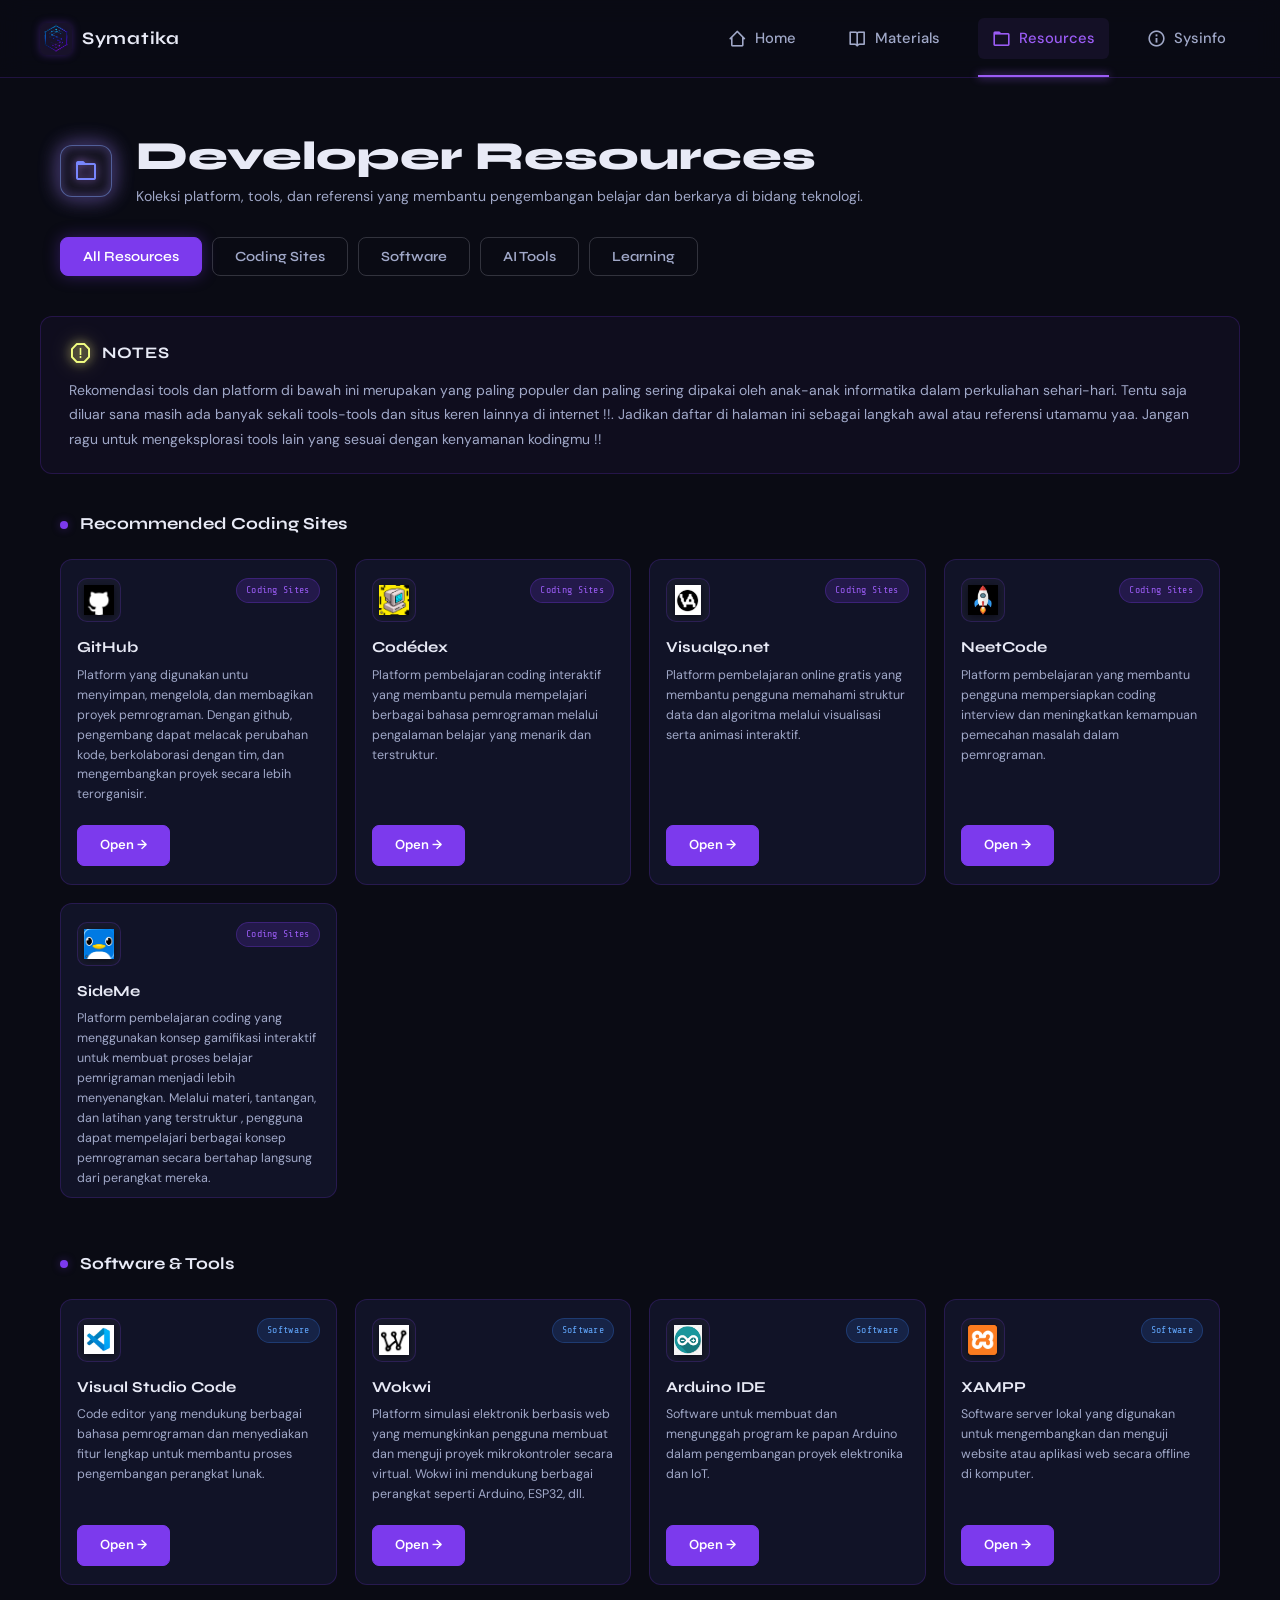
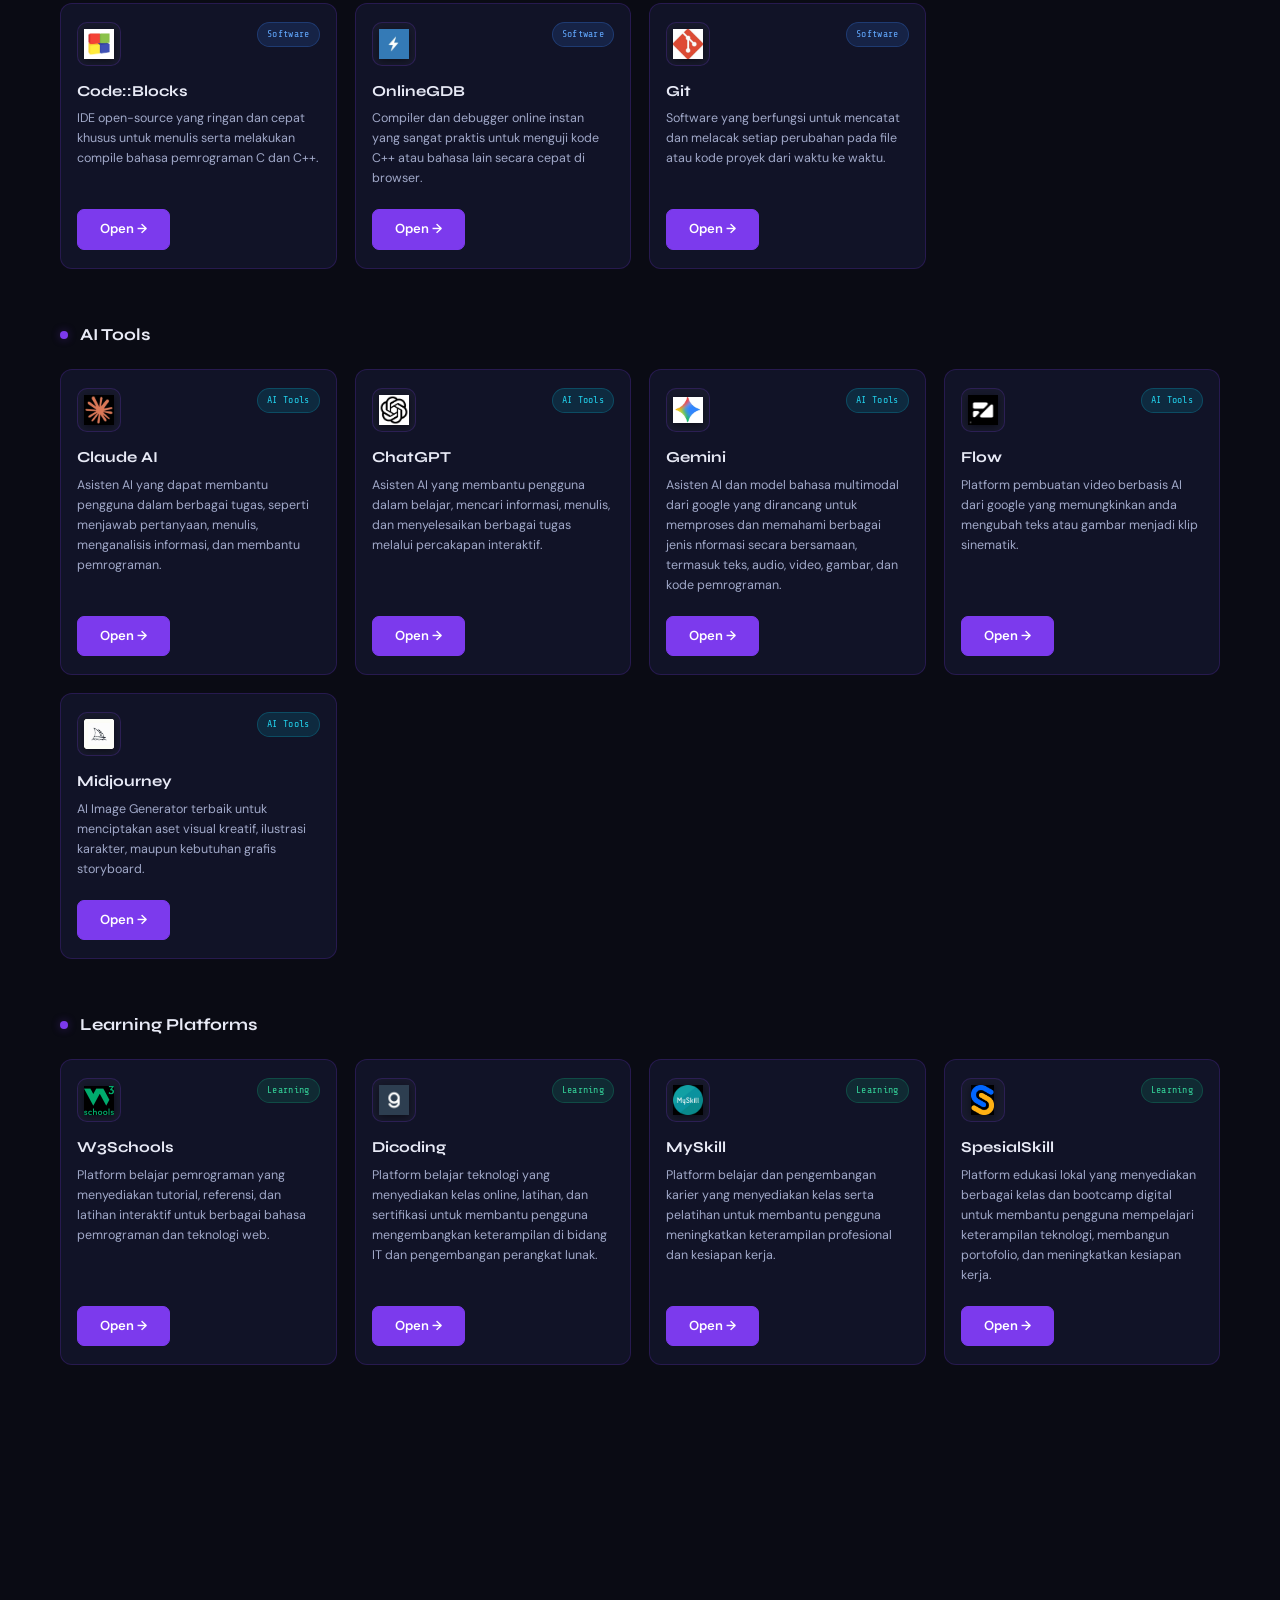
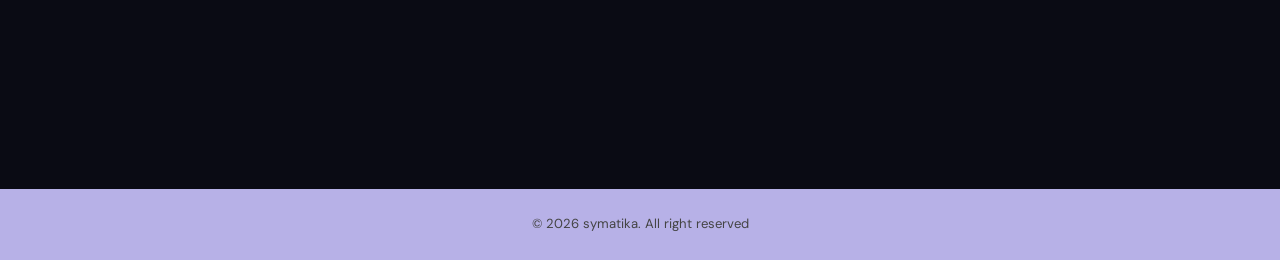
<file: resources.html>
<!DOCTYPE html>
<html lang="id">
<head>
  <meta charset="UTF-8" />
  <meta name="viewport" content="width=device-width, initial-scale=1.0" />
  <title>Developer Resources – Symatika</title>
  <link rel="preconnect" href="https://fonts.googleapis.com" />
  <link rel="preconnect" href="https://fonts.gstatic.com" crossorigin />
  <link href="https://fonts.googleapis.com/css2?family=Share+Tech+Mono&family=Syne:wght@400;600;700;800&family=DM+Sans:wght@300;400;500;600&display=swap" rel="stylesheet" />
  <!-- Boxicons untuk ikon resource -->
  <link href="https://unpkg.com/boxicons@2.1.4/css/boxicons.min.css" rel="stylesheet" />
  <link rel="stylesheet" href="style/style.css" />
  <link rel="stylesheet" href="style/resources.css" />
</head>
<body>

  <!-- ========== NAVBAR ========== -->
  <nav class="navbar">
    <div class="nav-brand">
      <span class="brand-icon"><img src="img/logo-symatika.png" alt="Logo Symatika"></span>
      <span class="brand-name">Symatika</span>
    </div>
    <button class="nav-toggle" id="navToggle" aria-label="Toggle navigation">
      <span></span>
      <span></span>
      <span></span>
    </button>
    <ul class="nav-links" id="navMenu">
      <li>
        <a href="index.html" class="nav-item active">
          <i class='bx bx-home-alt-2 nav-icon'></i>Home
        </a>
      </li>
      <li>
        <a href="materials.html" class="nav-item">
          <i class='bx bx-book-open nav-icon'></i>Materials
        </a>
      </li>
      <li>
        <a href="resources.html" class="nav-item">
          <i class='bx bx-folder nav-icon'></i>Resources
        </a>
      </li>
      <li>
        <a href="behind.html" class="nav-item">
          <i class='bx bx-info-circle nav-icon'></i>Sysinfo
        </a>
      </li>
    </ul>
  </nav>


  <!-- ========== PAGE HEADER ========== -->
  <div class="page-header scroll-reveal" data-delay="0">
    <span class="page-header-icon icon-neon-purple">
        <i class='bx bx-folder'></i>
    </span>
    <div>
      <h1 class="page-title">Developer Resources</h1>
      <p class="page-desc">Koleksi platform, tools, dan referensi yang membantu pengembangan belajar dan berkarya di bidang teknologi. </p>
    </div>
  </div>

  <!-- ========== CATEGORY TABS ========== -->
  <div class="res-tabs scroll-reveal" data-delay="80">
    <button class="res-tab-btn active" data-cat="all">All Resources</button>
    <button class="res-tab-btn" data-cat="Coding Sites">Coding Sites</button>
    <button class="res-tab-btn" data-cat="Software">Software</button>
    <button class="res-tab-btn" data-cat="AI Tools">AI Tools</button>
    <button class="res-tab-btn" data-cat="Learning">Learning</button>
  </div>

  <div class="notes-box scroll-reveal" data-delay="180">
    <div class="notes-header">
      <i class='bx bx-error-alt notes-neon-icon'></i>
      <span class="notes-title">NOTES</span>
    </div>
    <p class="notes-text">
      Rekomendasi tools dan platform di bawah ini merupakan yang paling populer dan paling sering dipakai oleh anak-anak informatika dalam perkuliahan
      sehari-hari. Tentu saja diluar sana masih ada banyak sekali tools-tools dan situs keren lainnya di internet !!.
      Jadikan daftar di halaman ini sebagai langkah awal atau referensi utamamu yaa. Jangan ragu untuk mengeksplorasi tools lain yang
      sesuai dengan kenyamanan kodingmu !!
    </p>
  </div>
  <!-- ========== MAIN GRID ========== -->
  <main class="res-main">

    <!-- ────── SECTION: CODING SITES ────── -->
    <div class="res-section" data-section="Coding Sites">
      <h2 class="res-section-title scroll-reveal" data-delay="0">
        <span class="res-section-dot"></span>Recommended Coding Sites
      </h2>
      <div class="dev-grid" id="devGrid-coding">

        <div class="dev-card scroll-reveal" data-delay="0" data-cat="Coding Sites">
          <div class="dev-card-top">
            <div class="dev-icon-wrap">
              <img src="img/github.jpg" alt="logo github" class="dev-card-logo">
            </div>
            <span class="dev-badge badge-coding">Coding Sites</span>
          </div>
          <div class="dev-card-body">
            <h3 class="dev-card-title">GitHub</h3>
            <p class="dev-card-desc">Platform yang digunakan untu menyimpan, mengelola, dan membagikan proyek pemrograman. Dengan github, pengembang dapat melacak perubahan kode, berkolaborasi dengan tim, dan mengembangkan proyek secara lebih terorganisir.</p>
          </div>
          <div class="dev-card-footer">
            <a href="https://github.com" target="_blank" class="btn-dev-action">Open →</a>
          </div>
        </div>

        <div class="dev-card scroll-reveal" data-delay="80" data-cat="Coding Sites">
          <div class="dev-card-top">
            <div class="dev-icon-wrap">
              <img src="img/dex.jpg" alt="logo codédex" class="dev-card-logo">
            </div>
            <span class="dev-badge badge-coding">Coding Sites</span>
          </div>
          <div class="dev-card-body">
            <h3 class="dev-card-title">Codédex</h3>
            <p class="dev-card-desc">Platform pembelajaran coding interaktif yang membantu pemula mempelajari berbagai bahasa pemrograman melalui pengalaman belajar yang menarik dan terstruktur.</p>
          </div>
          <div class="dev-card-footer">
            <a href="https://www.codedex.io" target="_blank" class="btn-dev-action">Open →</a>
          </div>
        </div>

        <div class="dev-card scroll-reveal" data-delay="160" data-cat="Coding Sites">
          <div class="dev-card-top">
            <div class="dev-icon-wrap">
              <img src="img/visual.jpg" alt="logo visualgo" class="dev-card-logo">
            </div>
            <span class="dev-badge badge-coding">Coding Sites</span>
          </div>
          <div class="dev-card-body">
            <h3 class="dev-card-title">Visualgo.net</h3>
            <p class="dev-card-desc">Platform pembelajaran online gratis yang membantu pengguna memahami struktur data dan algoritma melalui visualisasi serta animasi interaktif.</p>
          </div>
          <div class="dev-card-footer">
            <a href="https://visualgo.net" target="_blank" class="btn-dev-action">Open →</a>
          </div>
        </div>

        <div class="dev-card scroll-reveal" data-delay="240" data-cat="Coding Sites">
          <div class="dev-card-top">
            <div class="dev-icon-wrap">
              <img src="img/neet.jpg" alt="logo neetcode" class="dev-card-logo">
            </div>
            <span class="dev-badge badge-coding">Coding Sites</span>
          </div>
          <div class="dev-card-body">
            <h3 class="dev-card-title">NeetCode</h3>
            <p class="dev-card-desc">Platform pembelajaran yang membantu pengguna mempersiapkan coding interview dan meningkatkan kemampuan pemecahan masalah dalam pemrograman.</p>
          </div>
          <div class="dev-card-footer">
            <a href="https://neetcode.io" target="_blank" class="btn-dev-action">Open →</a>
          </div>
        </div>

         <div class="dev-card scroll-reveal" data-delay="320" data-cat="Coding Sites">
          <div class="dev-card-top">
            <div class="dev-icon-wrap">
              <img src="img/mee.jpg" alt="logo SideMe" class="dev-card-logo">
            </div>
            <span class="dev-badge badge-coding">Coding Sites</span>
          </div>
          <div class="dev-card-body">
            <h3 class="dev-card-title">SideMe</h3>
            <p class="dev-card-desc">Platform pembelajaran coding yang menggunakan konsep gamifikasi interaktif untuk membuat proses belajar pemrigraman menjadi lebih menyenangkan.
              Melalui materi, tantangan, dan latihan yang terstruktur , pengguna dapat mempelajari berbagai konsep pemrograman secara bertahap langsung dari perangkat mereka.
            </p>
          </div>
        </div>
      </div>
    </div>

    <!-- ────── SECTION: SOFTWARE & TOOLS ────── -->
    <div class="res-section" data-section="Software">
      <h2 class="res-section-title scroll-reveal" data-delay="0">
        <span class="res-section-dot"></span>Software &amp; Tools
      </h2>
      <div class="dev-grid" id="devGrid-software">

        <div class="dev-card scroll-reveal" data-delay="0" data-cat="Software">
          <div class="dev-card-top">
            <div class="dev-icon-wrap">
              <img src="img/vscode.jpg" alt="logo vscode" class="dev-card-logo">
            </div>
            <span class="dev-badge badge-software">Software</span>
          </div>
          <div class="dev-card-body">
            <h3 class="dev-card-title">Visual Studio Code</h3>
            <p class="dev-card-desc">Code editor yang mendukung berbagai bahasa pemrograman dan menyediakan fitur lengkap untuk membantu proses pengembangan perangkat lunak.</p>
          </div>
          <div class="dev-card-footer">
            <a href="https://code.visualstudio.com" target="_blank" class="btn-dev-action">Open →</a>
          </div>
        </div>

        <div class="dev-card scroll-reveal" data-delay="80" data-cat="Software">
          <div class="dev-card-top">
            <div class="dev-icon-wrap">
              <img src="img/wokwi.jpg" alt="logo wokwi" class="dev-card-logo">
            </div>
            <span class="dev-badge badge-software">Software</span>
          </div>
          <div class="dev-card-body">
            <h3 class="dev-card-title">Wokwi</h3>
            <p class="dev-card-desc">Platform simulasi elektronik berbasis web yang memungkinkan pengguna membuat dan menguji proyek mikrokontroler secara virtual.
              Wokwi ini mendukung berbagai perangkat seperti Arduino, ESP32, dll.</p>
          </div>
          <div class="dev-card-footer">
            <a href="https://wokwi.com" target="_blank" class="btn-dev-action">Open →</a>
          </div>
        </div>

        <div class="dev-card scroll-reveal" data-delay="160" data-cat="Software">
          <div class="dev-card-top">
            <div class="dev-icon-wrap">
              <img src="img/arduino.jpg" alt="logo arduino ide" class="dev-card-logo">
            </div>
            <span class="dev-badge badge-software">Software</span>
          </div>
          <div class="dev-card-body">
            <h3 class="dev-card-title">Arduino IDE</h3>
            <p class="dev-card-desc">Software untuk membuat dan mengunggah program ke papan Arduino dalam pengembangan proyek elektronika dan IoT.</p>
          </div>
          <div class="dev-card-footer">
            <a href="https://www.arduino.cc/en/software" target="_blank" class="btn-dev-action">Open →</a>
          </div>
        </div>

        <div class="dev-card scroll-reveal" data-delay="240" data-cat="Software">
          <div class="dev-card-top">
            <div class="dev-icon-wrap">
              <img src="img/xampp.jpg" alt="logo xampp" class="dev-card-logo">
            </div>
            <span class="dev-badge badge-software">Software</span>
          </div>
          <div class="dev-card-body">
            <h3 class="dev-card-title">XAMPP</h3>
            <p class="dev-card-desc">Software server lokal yang digunakan untuk mengembangkan dan menguji website atau aplikasi web secara offline di komputer.</p>
          </div>
          <div class="dev-card-footer">
            <a href="https://www.apachefriends.org" target="_blank" class="btn-dev-action">Open →</a>
          </div>
        </div>

        <div class="dev-card scroll-reveal" data-delay="320" data-cat="Software">
          <div class="dev-card-top">
            <div class="dev-icon-wrap">
              <img src="img/code.jpg" alt=" logo code blocks" class="dev-card-logo">
            </div>
            <span class="dev-badge badge-software">Software</span>
          </div>
          <div class="dev-card-body">
            <h3 class="dev-card-title">Code::Blocks</h3>
            <p class="dev-card-desc">IDE open-source yang ringan dan cepat khusus untuk menulis serta melakukan compile bahasa pemrograman C dan C++.</p>
          </div>
          <div class="dev-card-footer">
            <a href="https://www.codeblocks.org" target="_blank" class="btn-dev-action">Open →</a>
          </div>
        </div>

        <div class="dev-card scroll-reveal" data-delay="400" data-cat="Software">
          <div class="dev-card-top">
            <div class="dev-icon-wrap">
              <img src="img/online.jpg" alt ="online gdb" class="dev-card-logo">
            </div>
            <span class="dev-badge badge-software">Software</span>
          </div>
          <div class="dev-card-body">
            <h3 class="dev-card-title">OnlineGDB</h3>
            <p class="dev-card-desc">Compiler dan debugger online instan yang sangat praktis untuk menguji kode C++ atau bahasa lain secara cepat di browser.</p>
          </div>
          <div class="dev-card-footer">
            <a href="https://www.onlinegdb.com" target="_blank" class="btn-dev-action">Open →</a>
          </div>
        </div>

         <div class="dev-card scroll-reveal" data-delay="400" data-cat="Software">
          <div class="dev-card-top">
            <div class="dev-icon-wrap">
              <img src="img/git.jfif" alt ="git" class="dev-card-logo">
            </div>
            <span class="dev-badge badge-software">Software</span>
          </div>
          <div class="dev-card-body">
            <h3 class="dev-card-title">Git</h3>
            <p class="dev-card-desc">Software yang berfungsi untuk mencatat dan melacak setiap perubahan pada file atau kode proyek dari waktu ke waktu.</p>
          </div>
          <div class="dev-card-footer">
            <a href="https://git-scm.com/" target="_blank" class="btn-dev-action">Open →</a>
          </div>
        </div>
      </div>
    </div>

    <!-- ────── SECTION: AI TOOLS ────── -->
    <div class="res-section" data-section="AI Tools">
      <h2 class="res-section-title scroll-reveal" data-delay="0">
        <span class="res-section-dot"></span>AI Tools
      </h2>
      <div class="dev-grid" id="devGrid-ai">

        <div class="dev-card scroll-reveal" data-delay="0" data-cat="AI Tools">
          <div class="dev-card-top">
            <div class="dev-icon-wrap">
              <img src="img/claude.jpg" alt="claude" class="dev-card-logo">
            </div>
            <span class="dev-badge badge-ai">AI Tools</span>
          </div>
          <div class="dev-card-body">
            <h3 class="dev-card-title">Claude AI</h3>
            <p class="dev-card-desc"> Asisten AI yang dapat membantu pengguna dalam berbagai tugas, seperti menjawab pertanyaan, menulis, menganalisis informasi, dan membantu pemrograman.</p>
          </div>
          <div class="dev-card-footer">
            <a href="https://claude.ai" target="_blank" class="btn-dev-action">Open →</a>
          </div>
        </div>

        <div class="dev-card scroll-reveal" data-delay="80" data-cat="AI Tools">
          <div class="dev-card-top">
            <div class="dev-icon-wrap">
              <img src="img/cetjipiti.jpg" alt="cetjipiti" class="dev-card-logo">
            </div>
            <span class="dev-badge badge-ai">AI Tools</span>
          </div>
          <div class="dev-card-body">
            <h3 class="dev-card-title">ChatGPT</h3>
            <p class="dev-card-desc">Asisten AI yang membantu pengguna dalam belajar, mencari informasi, menulis, dan menyelesaikan berbagai tugas melalui percakapan interaktif.</p>
          </div>
          <div class="dev-card-footer">
            <a href="https://chatgpt.com" target="_blank" class="btn-dev-action">Open →</a>
          </div>
        </div>

        <div class="dev-card scroll-reveal" data-delay="160" data-cat="AI Tools">
          <div class="dev-card-top">
            <div class="dev-icon-wrap">
              <img src="img/gemini.jpg" alt="gemini" class="dev-card-logo">
            </div>
            <span class="dev-badge badge-ai">AI Tools</span>
          </div>
          <div class="dev-card-body">
            <h3 class="dev-card-title">Gemini</h3>
            <p class="dev-card-desc">Asisten AI dan model bahasa multimodal dari google yang dirancang untuk memproses dan memahami berbagai jenis nformasi secara bersamaan, termasuk teks, audio, video, gambar, dan kode pemrograman.</p>
          </div>
          <div class="dev-card-footer">
            <a href="https://gemini.google.com" target="_blank" class="btn-dev-action">Open →</a>
          </div>
        </div>

        <div class="dev-card scroll-reveal" data-delay="240" data-cat="AI Tools">
          <div class="dev-card-top">
            <div class="dev-icon-wrap">
              <img src="img/flow.jpg" alt="flow" class="dev-card-logo">
            </div>
            <span class="dev-badge badge-ai">AI Tools</span>
          </div>
          <div class="dev-card-body">
            <h3 class="dev-card-title">Flow</h3>
            <p class="dev-card-desc">Platform pembuatan video berbasis AI dari google yang memungkinkan anda mengubah teks atau gambar menjadi klip sinematik.</p>
          </div>
          <div class="dev-card-footer">
            <a href="https://labs.google/fx/tools/flow" target="_blank" class="btn-dev-action">Open →</a>
          </div>
        </div>

        <div class="dev-card scroll-reveal" data-delay="320" data-cat="AI Tools">
          <div class="dev-card-top">
            <div class="dev-icon-wrap">
              <img src="img/journey.jpg" alt="journey" class="dev-card-logo">
            </div>
            <span class="dev-badge badge-ai">AI Tools</span>
          </div>
          <div class="dev-card-body">
            <h3 class="dev-card-title">Midjourney</h3>
            <p class="dev-card-desc">AI Image Generator terbaik untuk menciptakan aset visual kreatif, ilustrasi karakter, maupun kebutuhan grafis storyboard.</p>
          </div>
          <div class="dev-card-footer">
            <a href="https://www.midjourney.com" target="_blank" class="btn-dev-action">Open →</a>
          </div>
        </div>

      </div>
    </div>

    <!-- ────── SECTION: LEARNING PLATFORM ────── -->
    <div class="res-section" data-section="Learning">
      <h2 class="res-section-title scroll-reveal" data-delay="0">
        <span class="res-section-dot"></span>Learning Platforms
      </h2>
      <div class="dev-grid" id="devGrid-learning">

        <div class="dev-card scroll-reveal" data-delay="0" data-cat="Learning">
          <div class="dev-card-top">
            <div class="dev-icon-wrap">
              <img src="img/w3.jpg" alt="w3 skul" class="dev-card-logo">
            </div>
            <span class="dev-badge badge-learning">Learning</span>
          </div>
          <div class="dev-card-body">
            <h3 class="dev-card-title">W3Schools</h3>
            <p class="dev-card-desc">Platform belajar pemrograman yang menyediakan tutorial, referensi, dan latihan interaktif untuk berbagai bahasa pemrograman dan teknologi web.</p>
          </div>
          <div class="dev-card-footer">
            <a href="https://www.w3schools.com" target="_blank" class="btn-dev-action">Open →</a>
          </div>
        </div>

        <div class="dev-card scroll-reveal" data-delay="80" data-cat="Learning">
          <div class="dev-card-top">
            <div class="dev-icon-wrap">
              <img src="img/dicoding.jpg" alt="dicoding" class="dev-card-logo">
            </div>
            <span class="dev-badge badge-learning">Learning</span>
          </div>
          <div class="dev-card-body">
            <h3 class="dev-card-title">Dicoding</h3>
            <p class="dev-card-desc">Platform belajar teknologi yang menyediakan kelas online, latihan, dan sertifikasi untuk membantu pengguna mengembangkan keterampilan di bidang IT dan pengembangan perangkat lunak.</p>
          </div>
          <div class="dev-card-footer">
            <a href="https://www.dicoding.com" target="_blank" class="btn-dev-action">Open →</a>
          </div>
        </div>

        <div class="dev-card scroll-reveal" data-delay="160" data-cat="Learning">
          <div class="dev-card-top">
            <div class="dev-icon-wrap">
              <img src="img/myskill.jpg" alt="myskill" class="dev-card-logo">
            </div>
            <span class="dev-badge badge-learning">Learning</span>
          </div>
          <div class="dev-card-body">
            <h3 class="dev-card-title">MySkill</h3>
            <p class="dev-card-desc">  Platform belajar dan pengembangan karier yang menyediakan kelas serta pelatihan untuk membantu pengguna meningkatkan keterampilan profesional dan kesiapan kerja.</p>
          </div>
          <div class="dev-card-footer">
            <a href="https://myskill.id" target="_blank" class="btn-dev-action">Open →</a>
          </div>
        </div>

        <div class="dev-card scroll-reveal" data-delay="240" data-cat="Learning">
          <div class="dev-card-top">
            <div class="dev-icon-wrap">
              <img src="img/special.jpg" alt="special" class="dev-card-logo">
            </div>
            <span class="dev-badge badge-learning">Learning</span>
          </div>
          <div class="dev-card-body">
            <h3 class="dev-card-title">SpesialSkill</h3>
            <p class="dev-card-desc">Platform edukasi lokal yang menyediakan berbagai kelas dan bootcamp digital untuk membantu pengguna mempelajari keterampilan teknologi, membangun portofolio, dan meningkatkan kesiapan kerja.</p>
          </div>
          <div class="dev-card-footer">
            <a href="https://specialskill.myr.id/" target="_blank" class="btn-dev-action">Open →</a>
          </div>
        </div>

        <div class="dev-card scroll-reveal" data-delay="320" data-cat="Learning">
          <div class="dev-card-top">
            <div class="dev-icon-wrap">
              <img src="img/free.jpg" alt="free" class="dev-card-logo">
            </div>
            <span class="dev-badge badge-learning">Learning</span>
          </div>
          <div class="dev-card-body">
            <h3 class="dev-card-title">freeCodeCamp</h3>
            <p class="dev-card-desc">Platform belajar coding gratis yang menawarkan tutorial, interaktif, dan proyek praktis untuk mengembangkan keterampilan pemrograman dan teknologi.</p>
          </div>
          <div class="dev-card-footer">
            <a href="https://www.freecodecamp.org" target="_blank" class="btn-dev-action">Open →</a>
          </div>
        </div>
      </div>
    </div>

  </main>

  <!-- ========== FOOTER ========== -->
  <footer class="footer">
    <p>© 2026 symatika. All right reserved</p>
  </footer>

  <script src="js/script.js"></script>
  <script src="js/resources.js"></script>
  <script src="js/mobile-nav.js"></script>
</body>
</html>
</file>
<file: style/style.css>
:root {
  --bg-primary:    #0a0b14;
  --bg-secondary:  #0f1123;
  --bg-card:       #111327;
  --bg-card-hover: #161932;

  --accent-purple: #7c3aed;
  --accent-violet: #9b5cf5;
  --accent-blue:   #3b82f6;
  --accent-cyan:   #06b6d4;

  --text-primary:  #e8eaf6;
  --text-secondary:#a0a8c8;
  --text-muted:    #5a6080;

  --border-subtle: rgba(124, 58, 237, 0.2);
  --glow-purple:   rgba(124, 58, 237, 0.35);
  --glow-white:    rgba(255, 255, 255, 0.08);

  --font-display: 'Syne', sans-serif;
  --font-mono:    'Share Tech Mono', monospace;
  --font-body:    'DM Sans', sans-serif;

  --radius-card: 12px;
  --transition:  0.3s ease;
}

/* ---------- 2. RESET & BASE ---------- */
*, *::before, *::after {
  margin: 0;
  padding: 0;
  box-sizing: border-box;
}

html { scroll-behavior: smooth; }

body {
  background-color: var(--bg-primary);
  color: var(--text-primary);
  font-family: var(--font-body);
  font-size: 15px;
  line-height: 1.7;
  overflow-x: hidden;
}

a { text-decoration: none; color: inherit; }
ul { list-style: none; }

.scroll-reveal {
  opacity: 0;
  transform: translateY(32px);

  /* Transisi: opacity + gerak ke atas, smooth */
  transition:
    opacity  0.65s cubic-bezier(0.22, 1, 0.36, 1),
    transform 0.65s cubic-bezier(0.22, 1, 0.36, 1);
}

/* Kondisi SETELAH terlihat di viewport */
.scroll-reveal.visible {
  opacity: 1;
  transform: translateY(0);
}

/* ---------- 4. NAVBAR ---------- */
.navbar {
  display: flex;
  align-items: center;
  justify-content: space-between;
  padding: 18px 60px;
  background: rgba(10, 11, 20, 0.85);
  backdrop-filter: blur(12px);
  border-bottom: 1px solid var(--border-subtle);
  position: sticky;
  top: 0;
  z-index: 100;
}

.nav-brand {
  display: flex;
  align-items: center;
  gap: 10px;
  font-family: var(--font-display);
  font-weight: 700;
  font-size: 1.1rem;
  letter-spacing: 0.04em;
}

.brand-icon img {
  width: 32px;
  height: 32px;
  object-fit: contain;
}

.brand-icon {
  display: inline-block;
  align-items: center;
  justify-content: center;  
  width: 32px;
  height: 32px;
  background: rgba(155,92,245,0.1);
  border-radius: 6px;
  box-shadow: 0 0 8px var(--glow-purple);
}

.nav-links {
  display: flex;
  align-items: center;
  gap: 24px;
}

.nav-item {
  display: flex;
  align-items: center;
  gap: 8px; /* Jarak antara Icon dan Teks */
  padding: 8px 14px;
  font-size: 0.92rem;
  font-weight: 500;
  color: var(--text-secondary); /* Warna teks awal agak redup */
  border-radius: 6px;
  position: relative;
  transition: all var(--transition);
}

/* Ukuran Icon Navigasi */
.nav-icon {
  font-size: 1.2rem;
  transition: color var(--transition);
}

/* ──── EFEK HOVER & ACTIVE (Sesuai Gambar Contoh) ──── */

/* Ketika menu di-hover atau sedang aktif/diklik */
.nav-item:hover,
.nav-item.active {
  color: var(--accent-violet); /* Teks & Icon otomatis berubah jadi ungu bersamaan */
  background: rgba(155, 92, 245, 0.08); /* Efek background highlight tipis */
}

/* Garis indikator tipis di bagian bawah menu yang aktif */
.nav-item.active::after {
  content: '';
  position: absolute;
  bottom: -18px; /* Pas menempel di border bawah navbar */
  left: 0;
  width: 100%;
  height: 2px;
  background-color: var(--accent-violet);
  box-shadow: 0 0 8px var(--accent-violet);
}

/* ---------- 5. TOMBOL (BUTTONS) ---------- */
.btn {
  display: inline-block;
  padding: 13px 28px;
  border-radius: 8px;
  font-family: var(--font-body);
  font-size: 0.9rem;
  font-weight: 600;
  cursor: pointer;
  transition: all var(--transition);
  border: 2px solid transparent;
}

.btn-primary {
  background: var(--accent-purple);
  color: #fff;
  border-color: var(--accent-purple);
}

.btn-primary:hover {
  background: var(--accent-violet);
  border-color: var(--accent-violet);
  box-shadow: 0 0 20px var(--glow-purple), 0 4px 16px rgba(124,58,237,0.4);
  transform: translateY(-2px);
}

.btn-outline {
  background: transparent;
  color: var(--text-primary);
  border-color: rgba(232, 234, 246, 0.3);
}

.btn-outline:hover {
  border-color: var(--text-primary);
  box-shadow: 0 0 14px var(--glow-white);
  transform: translateY(-2px);
}

.btn-sm {
  padding: 9px 20px;
  font-size: 0.82rem;
  margin-top: 12px;
}

/* ---------- 6. HERO SECTION ---------- */
.hero {
  position: relative;
  padding: 120px 60px 90px;
  overflow: hidden;
  display: flex;             
  justify-content: center;   
  align-items: center;       
  min-height: 70vh;          
}
/* Grid background ala OS terminal */
.hero-bg-grid {
  position: absolute;
  inset: 0;
  background-image:
    linear-gradient(rgba(124,58,237,0.04) 1px, transparent 1px),
    linear-gradient(90deg, rgba(124,58,237,0.04) 1px, transparent 1px);
  background-size: 40px 40px;
  pointer-events: none;
}

.hero-content {
  position: relative;
  max-width: 700px;          /* Sedikit dilebarkan biar teks deskripsinya pas */
  z-index: 1;
  display: flex;             /* Bikin flexbox di dalam kotak konten */
  flex-direction: column;    /* Menyusun isinya dari atas ke bawah */
  align-items: center;       /* MEMAKSA SEMUA ELEMEN MASUK KE TENGAH */
  text-align: center;        /* Membuat semua teks rata tengah */
}

.hero-title {
  font-family: var(--font-display);
  font-size: 3.8rem;
  font-weight: 800;
  margin-bottom: 14px;
  letter-spacing: -0.02em;
}

.title-accent {
  background: linear-gradient(135deg, #06b6d4 0%, #b882ff 100%);
  -webkit-background-clip: text;
  -webkit-text-fill-color: transparent;
  background-clip: text;
  text-fill-color: transparent;
  letter-spacing: 0.04em;
  /* Efek glow tipis pada teks judul */
  filter: drop-shadow(0 0 25px rgba(184, 130, 255, 0.5))
}

.hero-subtitle {
  font-family: var(--font-display);
  font-size: 2.2rem;
  font-weight: 700;
  color: var(--text-primary);
  margin-bottom: 18px;
  line-height: 1.2;
}

.hero-desc {
  font-size: 0.95rem;
  color: var(--text-secondary);
  max-width: 500px;
  margin-bottom: 36px;
  line-height: 1.8;
}

.hero-buttons {
  display: flex;
  gap: 16px;
  flex-wrap: wrap;
}

/* ---------- 7. SECTION LABELS & TITLES ---------- */
.section-label {
  font-family: var(--font-mono);
  font-size: 0.72rem;
  letter-spacing: 0.18em;
  color: var(--accent-purple);
  text-transform: uppercase;
  margin-bottom: 10px;
}

.section-title {
  font-family: var(--font-display);
  font-size: 1.6rem;
  font-weight: 700;
  color: var(--text-primary);
  margin-bottom: 40px;
}

/* ---------- 8. FEATURES SECTION ---------- */
.features {
  padding: 80px 60px;
  background: var(--bg-secondary);
  text-align: center;
}

.features .section-title { margin-bottom: 50px; }

.features-grid {
  display: grid;
  grid-template-columns: 1fr 1fr;
  gap: 24px;
  max-width: 860px;
  margin: 0 auto;
}

/* ── Feature Card ── */
.feature-card {
  background: var(--bg-card);
  border: 1px solid var(--border-subtle);
  border-radius: var(--radius-card);
  padding: 32px 28px;
  text-align: left;
  cursor: pointer;
  transition:
    transform     var(--transition),
    box-shadow    var(--transition),
    border-color  var(--transition),
    background    var(--transition);
}

/* HOVER: terangkat + neon glow */
.feature-card:hover {
  transform: translateY(-4px);
  background: var(--bg-card-hover);
  border-color: rgba(124, 58, 237, 0.5);
  box-shadow:
    0 0 20px rgba(124,58,237,0.2),
    0 8px 32px rgba(0,0,0,0.4),
    inset 0 1px 0 rgba(255,255,255,0.05);
}


.icon-label {
  font-family: var(--font-display);
  font-size: 1rem;
  font-weight: 600;
  color: var(--text-primary);
}

.feature-card-desc {
  font-size: 0.9rem;
  color: var(--text-secondary);
  font-weight: 600;
  line-height: 1.6;
}

.feature-card-header {
  display: flex;
  align-items: center;
  gap: 14px;
  margin-bottom: 20px;
}

.feature-icon-box {
  width: 42px;
  height: 42px;
  border-radius: 10px;
  display: flex;
  align-items: center;
  justify-content: center;
  font-size: 1.4rem;
  background: rgba(255,255,255,0.02);
  border: 1px solid rgba(255,255,255,0.08);
  transition: all var(--transition);
}

.icon-neon-purple {
  color: #b882ff;
  border-color: rgba(184, 130, 255, 0.3);
  box-shadow: 0 0 15px rgba(184, 130, 255, 0.2), inset 0 0 8px rgba(184,130,255,0.1);
}

.icon-neon-cyan {
  color: #06b6d4;
  border-color: rgba(6, 182, 212, 0.3);
  box-shadow: 0 0 15px rgba(6, 182, 212, 0.2), inset 0 0 8px rgba(6,182,212,0.1);
}

.feature-card:hover .icon-neon-purple {
  background: rgba(184,130,255,0.15);
  border-color: rgba(184, 130, 255, 0.6);
  box-shadow: 0 0 25px rgba(184, 130, 255, 0.5), inset 0 0 10px rgba(184, 130, 255, 0.3);
  filter: drop-shadow(0 0 5px #06b6d4);
}


/* ---------- 9. HOW IT WORKS SECTION ---------- */
.how-it-works {
  padding: 80px 60px;
  background: #0d0f1f;
  text-align: center;
}

.how-it-works .section-label { margin-bottom: 50px; }

.steps-container {
  display: flex;
  justify-content: center;
  align-items: flex-start;
  max-width: 700px;
  margin: 0 auto;
}

.step {
  flex: 1;
  display: flex;
  flex-direction: column;
  align-items: center;
  text-align: center;
  padding: 0 16px;
  position: relative;
}

.step-circle {
  width: 64px;
  height: 64px;
  border-radius: 50%;
  background: rgba(124,58,237,0.12);
  border: 2px solid var(--border-subtle);
  display: flex;
  align-items: center;
  justify-content: center;
  font-family: var(--font-mono);
  font-size: 0.8rem;
  color: var(--accent-purple);
  margin-bottom: 20px;
  transition: all var(--transition);
}

.step:hover .step-circle {
  background: rgba(124,58,237,0.25);
  border-color: var(--accent-purple);
  box-shadow: 0 0 16px var(--glow-purple);
}

/* Garis putus-putus antar step */
.step-connector {
  position: absolute;
  top: 32px;
  left: calc(50% + 32px);
  width: calc(100% - 32px);
  height: 1px;
  background: repeating-linear-gradient(
    90deg,
    var(--text-muted) 0, var(--text-muted) 5px,
    transparent 5px, transparent 10px
  );
}

.step-title {
  font-family: var(--font-display);
  font-size: 0.95rem;
  font-weight: 700;
  color: var(--text-primary);
  margin-bottom: 8px;
}

.step-desc {
  font-size: 0.82rem;
  color: var(--text-secondary);
  line-height: 1.5;
}

.step-circle i {
  font-size: 1.5rem;
  transition: all var(--transition);
}

.circle-green { 
  background: rgba(16,185,129,0.15); 
  border-color: rgba(16,185,129,0.3); 
  color: #10b981; 
}

.circle-blue { 
  background: rgba(59,130,246,0.15); 
  border-color: rgba(59,130,246,0.3); 
  color: #3b82f6; 
}

.circle-pink { 
  background: rgba(236,72,153,0.15); 
  border-color: rgba(236,72,153,0.3); 
  color: #ec4899; 
}

.step:hover .circle-green {
  background: rgba(16,185,129,0.15);
  border-color: rgba(16,185,129,0.6);
  box-shadow: 0 0 20px rgba(16,185,129,0.4), inset 0 0 10px rgba(16,185,129,0.2);
}
.step:hover .circle-green i {
  filter: drop-shadow(0 0 6px rgba(16,185,129,0.6));
  transform: scale(1.1);
}

.step:hover .circle-blue {
  background: rgba(59,130,246,0.15);
  border-color: rgba(59,130,246,0.6);
  box-shadow: 0 0 20px rgba(59,130,246,0.4), inset 0 0 10px rgba(59,130,246,0.2);
}
.step:hover .circle-blue i {
  filter: drop-shadow(0 0 6px rgba(59,130,246,0.6));
  transform: scale(1.1);
}

.step:hover .circle-pink {
  background: rgba(236,72,153,0.15);
  border-color: rgba(236,72,153,0.6);
  box-shadow: 0 0 20px rgba(236,72,153,0.4), inset 0 0 10px rgba(236,72,153,0.2);
}
.step:hover .circle-pink i {
  filter: drop-shadow(0 0 6px rgba(236,72,153,0.6));
  transform: scale(1.1);  
}

/* ---------- 10. LEARNING MATERIALS PREVIEW ---------- */
.preview {
  padding: 80px 60px;
  background: var(--bg-primary);
}

.preview-header {
  display: flex;
  justify-content: space-between;
  align-items: flex-end;
  margin-bottom: 36px;
}

.preview-title {
  font-family: var(--font-display);
  font-size: 1.6rem;
  font-weight: 700;
  color: var(--text-primary);
  margin-top: 6px;
}

.view-all-link {
  font-family: var(--font-mono);
  font-size: 0.82rem;
  color: var(--accent-purple);
  letter-spacing: 0.04em;
  transition: all var(--transition);
  white-space: nowrap;
  padding: 6px 14px;
  border: 1px solid var(--border-subtle);
  border-radius: 6px;
}

.view-all-link:hover {
  color: var(--accent-violet);
  border-color: var(--accent-violet);
  box-shadow: 0 0 12px var(--glow-purple);
  transform: translateX(4px);
}

.preview-grid {
  display: grid;
  grid-template-columns: repeat(3, 1fr);
  gap: 22px;
}

/* ── Preview Card ── */
.preview-card {
  background: var(--bg-card);
  border: 1px solid var(--border-subtle);
  border-radius: var(--radius-card);
  overflow: hidden;
  cursor: pointer;
  transition:
    transform     var(--transition),
    box-shadow    var(--transition),
    border-color  var(--transition);
}

/* HOVER: terangkat + neon glow */
.preview-card:hover {
  transform: translateY(-8px);
  border-color: rgba(124,58,237,0.5);
  box-shadow:
    0 0 24px rgba(124,58,237,0.18),
    0 12px 40px rgba(0,0,0,0.5),
    inset 0 1px 0 rgba(255,255,255,0.04);
}

.preview-card-thumb {
  width: 100%;
  height: 140px; /* Menentukan tinggi area gambar */
  position: relative;
  overflow: hidden;
  background: #0f111a; /* Warna cadangan kalau gambar gagal tampil */
  /* Agar sudut atas gambar mengikuti lengkungan card bawaan kodinganmu */
  border-top-left-radius: var(--radius-card);
  border-top-right-radius: var(--radius-card);
}

.preview-banner-img {
  width: 100%;
  height: 100%;
  object-fit: cover; /* Kunci utama: Menjaga rasio gambar biar gak penyok atau gepeng */
  opacity: 0.75; /* Dibuat agak redup pas dengan vibe dark mode Symatika */
  transition: transform 0.5s ease, opacity 0.5s ease; /* Transisi efek hover */
}

/* Efek interaktif pas Card di-hover */
.preview-card:hover .preview-banner-img {
  transform: scale(1.06); /* Efek gambar sedikit membesar/zooming halus */
  opacity: 0.95; /* Gambar otomatis menjadi lebih menyala terang */
}

/* Efek shadow gradasi tipis di bagian bawah gambar agar menyatu mulus ke arah teks */
.preview-card-thumb::after {
  content: '';
  position: absolute;
  bottom: 0;
  left: 0;
  width: 100%;
  height: 35px;
  background: linear-gradient(to top, var(--bg-card), transparent);
  pointer-events: none;
}

.preview-card-body { padding: 18px 20px 22px; }

.preview-card-meta {
  display: flex;
  align-items: center;
  justify-content: space-between;
  gap: 10px;
  margin-bottom: 10px;
}

.preview-card-title {
  font-family: var(--font-display);
  font-size: 0.88rem;
  font-weight: 700;
  color: var(--text-primary);
}

.badge {
  font-family: var(--font-mono);
  font-size: 0.68rem;
  padding: 3px 10px;
  border-radius: 20px;
  white-space: nowrap;
  flex-shrink: 0;
}

.badge-sem1 {
  background: rgba(124,58,237,0.2);
  color: var(--accent-violet);
  border: 1px solid rgba(124,58,237,0.3);
}

.badge-sem2 {
  background: rgba(59,130,246,0.15);
  color: #60a5fa;
  border: 1px solid rgba(59,130,246,0.25);
}

.preview-card-desc {
  font-size: 0.8rem;
  color: var(--text-secondary);
  line-height: 1.6;
}

/* ---------- 11. FOOTER CTA ---------- */
.footer-cta {
  padding: 70px 60px 20px;
  text-align: center;
}

.footer-cta-text {
  font-family: var(--font-mono);
  font-size: 1.4rem;
  font-style: italic;
  color: var(--text-primary);
  letter-spacing: 0.06em;
  margin-bottom: 20px;
}

.footer-divider {
  width: 200px;
  height: 2px;
  background: linear-gradient(90deg, transparent, var(--accent-purple), transparent);
  margin: 0 auto;
}

/* ---------- 12. FOOTER ---------- */
.footer {
  background: #b7b1e7;
  color: #444;
  text-align: center;
  padding: 24px;
  font-size: 0.82rem;
  margin-top: 50px;
}

/* ---------- 13. SCROLLBAR & SELECTION ---------- */
::-webkit-scrollbar { width: 6px; }
::-webkit-scrollbar-track { background: var(--bg-primary); }
::-webkit-scrollbar-thumb { background: var(--accent-purple); border-radius: 3px; }
::selection { background: var(--accent-purple); color: #fff; }

/* ========================================================
   📱 RESPONSIVE GLOBAL & NAVBAR MOBILE (BY GEMINI FOR DITA)
   ======================================================== */
/* ========================================================
   📱 RESPONSIVE GLOBAL, NAVBAR, & HOME LOCK (BY GEMINI)
   ======================================================== */
@media (max-width: 768px) {
  /* 1. GEMBOK GLOBAL: Anti melorot/geser kanan di semua device */
  html, body {
    width: 100% !important;
    max-width: 100% !important;
    overflow-x: hidden !important;
    margin: 0 !important;
    padding: 0 !important;
    box-sizing: border-box;
  }

  /* 2. NAVBAR MOBILE */
  /* 2. NAVBAR MOBILE (PERBAIKAN AKTIVASI KLIK) */
  .navbar {
    padding: 12px 16px !important;
    width: 100% !important;
    max-width: 100% !important;
    box-sizing: border-box !important;
  }

  .nav-links {
    position: fixed !important;
    top: 0 !important;
    right: -100% !important; /* Melempar menu jauh ke kanan */
    width: 75% !important;
    height: 100vh !important;
    background: #0a0b14 !important;
    flex-direction: column !important;
    justify-content: center !important;
    align-items: flex-start !important;
    gap: 32px !important;
    padding: 60px 40px !important;
    /* Gunakan transisition right saja biar sinkron sama class active */
    transition: right 0.4s cubic-bezier(0.1, 0.9, 0.2, 1) !important; 
    z-index: 1000 !important;
    box-shadow: -10px 0 30px rgba(0,0,0,0.5) !important;
    opacity: 0; /* Mencegah bayangan box-shadow ngintip */
    pointer-events: none; /* Mengunci menu biar gak bisa diklik pas sembunyi */
  }

  /* Ketika tombol hamburger diklik (Menu Aktif) */
  .nav-links.active {
    right: 0 !important; /* Menarik menu masuk ke layar */
    opacity: 1 !important;
    pointer-events: auto !important; /* Mengaktifkan klik tombol menu */
  }

  /* 4. Tombol Garis Tiga (Hamburger) - PERBAIKAN TOTAL */
  .nav-toggle {
    display: flex !important; /* Memaksa muncul di HP */
    flex-direction: column !important;
    justify-content: space-between !important;
    width: 28px !important;  /* Lebar garis dipertegas */
    height: 20px !important; /* Tinggi area tombol */
    background: transparent !important;
    border: none !important;
    cursor: pointer !important;
    padding: 0 !important;
    z-index: 1001 !important;
  }

  /* Ini bapaknya garis yang bikin bentuknya tegak lurus sama dengan tiga */
  .nav-toggle span {
    display: block !important;
    width: 100% !important;   /* Memaksa garis memanjang penuh ke samping */
    height: 2.5px !important;  /* Ketebalan garis biar gak jadi titik */
    background-color: var(--text-primary) !important; /* Warna putih terang */
    border-radius: 2px !important;
    transition: transform 0.3s ease, opacity 0.3s ease !important;
  }

  /* 3. HERO SECTION RAPI */
  .hero-section {
    padding: 120px 16px 40px !important;
    text-align: center !important;
    width: 100% !important;
    box-sizing: border-box !important;
  }

  .hero-title {
    font-size: 2.2rem !important;
    line-height: 1.2 !important;
  }

  .hero-subtitle {
    font-size: 1.1rem !important;
    margin-bottom: 16px !important;
  }

  .hero-desc {
    font-size: 0.85rem !important;
    max-width: 100% !important;
    margin-bottom: 28px !important;
  }

  .hero-buttons {
    flex-direction: column !important; /* Tombol berjejer ke bawah */
    gap: 12px !important;
    width: 100% !important;
  }

  .hero-buttons .btn {
    width: 100% !important;
    justify-content: center !important;
  }

  /* 4. FEATURES SECTION (2 KARTU JADI ATAS-BAWAH) */
  .features-section {
    padding: 40px 16px !important;
  }

  .section-title {
    font-size: 1.8rem !important;
  }

  .features-grid {
    grid-template-columns: 1fr !important; /* Paksa jadi 1 kolom lurus ke bawah */
    gap: 16px !important;
    width: 100% !important;
  }

  .feature-card {
    padding: 24px 20px !important;
  }

  /* 5. HOW IT WORKS SECTION */
  .how-it-works {
    padding: 40px 16px !important;
  }

  .steps-container {
    grid-template-columns: 1fr !important; /* Paksa langkah 1, 2, 3 urut kebawah */
    gap: 24px !important;
  }

  .step-card {
    padding: 24px !important;
  }

  /* 6. LEARNING MATERIALS PREVIEW (KARTU PREVIEW MATERI) */
  .preview-section {
    padding: 40px 16px !important;
  }

  /* Perbaikan judul preview & tombol View All biar gak tabrakan */
  .preview-header {
    flex-direction: column !important; 
    align-items: center !important;
    text-align: center !important;
    gap: 16px !important;
    margin-bottom: 32px !important;
  }

  .preview-header-left {
    text-align: center !important;
  }

  .preview-grid {
    grid-template-columns: 1fr !important; /* Kartu materi lurus kebawah, gak desak-desakan */
    gap: 20px !important;
    padding: 0 !important;
    width: 100% !important;
  }

  /* 7. FOOTER CALL TO ACTION (CTA) */
  .footer-cta {
    padding: 40px 16px !important;
    text-align: center !important;
  }

  .cta-title {
    font-size: 1.8rem !important;
  }

  .footer {
    padding: 24px 16px !important;
    text-align: center !important;
  }
}

/* Tetap sembunyikan hamburger di desktop */
@media (min-width: 769px) {
  .nav-toggle {
    display: none !important;
  }
}
</file>
<file: style/behind.css>
/* ================================================
   SYMATIKA – behind.css
   Styles untuk halaman Behind The Symatika
   (Menggunakan variabel CSS dari style.css)
   ================================================ */
.navbar {
  display: flex;
  align-items: center;
  justify-content: space-between;
  padding: 18px 40px;
  background: rgba(10, 11, 20, 0.85);
  backdrop-filter: blur(12px);
  border-bottom: 1px solid var(--border-subtle);
  position: sticky;
  top: 0;
  z-index: 100;
  max-width: 100%;
}

.nav-brand {
  display: flex;
  align-items: center;
  gap: 10px;
  font-family: var(--font-display);
  font-weight: 700;
  font-size: 1.1rem;
  letter-spacing: 0.04em;
}

.brand-icon img {
  width: 32px;
  height: 32px;
  object-fit: contain;
}

.brand-icon {
  display: inline-block;
  align-items: center;
  justify-content: center;  
  width: 32px;
  height: 32px;
  background: rgba(155,92,245,0.1);
  border-radius: 6px;
  box-shadow: 0 0 8px var(--glow-purple);
}

.nav-links {
  display: flex;
  align-items: center;
  gap: 24px;
}

.nav-item {
  display: flex;
  align-items: center;
  gap: 8px; /* Jarak antara Icon dan Teks */
  padding: 8px 14px;
  font-size: 0.92rem;
  font-weight: 500;
  color: var(--text-secondary); /* Warna teks awal agak redup */
  border-radius: 6px;
  position: relative;
  transition: all var(--transition);
}

/* Ukuran Icon Navigasi */
.nav-icon {
  font-size: 1.2rem;
  transition: color var(--transition);
}

/* ──── EFEK HOVER & ACTIVE (Sesuai Gambar Contoh) ──── */

/* Ketika menu di-hover atau sedang aktif/diklik */
.nav-item:hover,
.nav-item.active {
  color: var(--accent-violet); /* Teks & Icon otomatis berubah jadi ungu bersamaan */
  background: rgba(155, 92, 245, 0.08); /* Efek background highlight tipis */
}

/* Garis indikator tipis di bagian bawah menu yang aktif */
.nav-item.active::after {
  content: '';
  position: absolute;
  bottom: -18px; /* Pas menempel di border bawah navbar */
  left: 0;
  width: 100%;
  height: 2px;
  background-color: var(--accent-violet);
  box-shadow: 0 0 8px var(--accent-violet);
}
/* ---------- PAGE INTRO (Header terpusat) ---------- */
/* ---------- PERBAIKAN HEADER INTRO ---------- */
.behind-intro {
  /* KUNCI 1: Lebar maksimal kontainer dinaikkan agar teks judul punya ruang luas untuk memanjang */
  max-width: 1100px; 
  margin: 0 auto;
  padding: 64px 40px 0;
  text-align: center;
}

/* Label kecil "SYSINFO" di atas judul */
.behind-label {
  display: inline-block;
  font-family: var(--font-mono);
  font-size: 0.72rem;
  letter-spacing: 0.2em;
  color: var(--accent-purple);
  text-transform: uppercase;
  margin-bottom: 14px;
}

/* Judul "Behind The Symatika" */
.behind-title {
  font-family: var(--font-display);
  font-size: 2.6rem;
  font-weight: 800;
  color: var(--text-primary);
  line-height: 1.15;
  margin-bottom: 20px;
  
  /* KUNCI 2: Memaksa teks judul wajib lurus satu baris ke samping */
  white-space: nowrap; 
}

/* Deskripsi di bawah judul (Tetap dibuat proporsional di tengah agar nyaman dibaca) */
.behind-desc {
  font-size: 0.92rem;
  color: var(--text-secondary);
  line-height: 1.85;
  max-width: 680px; /* Menjaga teks deskripsi tidak ikut melar ke samping */
  margin: 0 auto 36px;
}

/* Garis pembatas horizontal */
.behind-divider {
  width: 100%;
  max-width: 680px;
  height: 1px;
  background: linear-gradient(
    90deg,
    transparent,
    rgba(232, 234, 246, 0.15),
    transparent
  );
  margin: 0 auto;
}

/* RESPONSIVE: Khusus layar HP/Tablet */
@media (max-width: 768px) {
  .behind-title {
    white-space: normal; /* Di HP judulnya baru boleh bertumpuk kembali */
    font-size: 2rem;     /* Ukurannya dikecilkan biar muat di layar HP */
  }
  .behind-intro {
    padding: 40px 20px 0;
  }
}

/* ---------- MAIN LAYOUT ---------- */
.behind-main {
  padding: 60px 60px 70px;
  display: flex;
  flex-direction: column;
  gap: 64px;
}

.behind-section {
  display: flex;
  flex-direction: column;
  gap: 32px;
}

/* Label section terpusat */
.section-label-center {
  font-family: var(--font-mono);
  font-size: 0.72rem;
  letter-spacing: 0.2em;
  color: var(--accent-purple);
  text-transform: uppercase;
  text-align: center;
}

/* Label section rata kiri */
.section-label-left {
  font-family: var(--font-mono);
  font-size: 0.72rem;
  letter-spacing: 0.18em;
  color: var(--accent-purple);
  text-transform: uppercase;
  margin-bottom: 18px;
  text-align: center;
}

/* ════════════════════════════════════
   PROFIL DEVELOPER LAYOUT
   2 kolom: foto (kiri) + info (kanan)
   ════════════════════════════════════ */
.profile-layout {
  display: grid;
  grid-template-columns: 300px 1fr;
  gap: 36px;
  align-items: start;
}

/* ── KOLOM KIRI: Foto Profil ── */
.profile-left {
  position: sticky;
  top: 100px;         /* Foto tetap di posisi saat scroll */
}

/* Wrapper foto dengan efek glow */
.profile-photo-wrap {
  position: relative;
  width: 100%;
  aspect-ratio: 3 / 4;  /* Proporsi potret */
  border-radius: 12px;
  overflow: hidden;
  border: 1px solid var(--border-subtle);
  box-shadow: 0 0 30px rgba(124, 58, 237, 0.15);
  transition: box-shadow 0.3s ease;
}

.profile-photo-wrap:hover {
  box-shadow: 0 0 48px rgba(124, 58, 237, 0.3);
}

/* Foto profil */
.profile-photo {
  width: 100%;
  height: 100%;
  object-fit: cover;
  display: block;
  border-radius: 12px;
}

/* Placeholder jika foto belum ada */
.profile-photo-placeholder {
  display: none;           /* Ditampilkan oleh JS/onerror jika foto gagal load */
  width: 100%;
  height: 100%;
  background: var(--bg-card);
  align-items: center;
  justify-content: center;
  border-radius: 12px;
}

.profile-photo-placeholder i {
  font-size: 5rem;
  color: var(--text-muted, #5a6080);
}

/* ── KOLOM KANAN: Info Developer ── */
.profile-right {
  display: flex;
  flex-direction: column;
  gap: 0;
}

.profile-name {
  font-family: var(--font-display);
  font-size: 2rem;
  font-weight: 800;
  color: var(--text-primary);
  letter-spacing: 0.02em;
  margin-bottom: 6px;
  line-height: 1.15;
}

.profile-role {
  font-family: var(--font-mono);
  font-size: 0.8rem;
  color: var(--accent-violet);
  letter-spacing: 0.05em;
  margin-bottom: 20px;
}

.profile-bio {
  font-size: 0.9rem;
  color: var(--text-secondary);
  line-height: 1.85;
  margin-bottom: 20px;
}

/* Kontak (email & HP) */
.profile-contact {
  display: flex;
  flex-direction: column;
  gap: 4px;
  margin-bottom: 24px;
  font-size: 0.875rem;
  color: var(--text-secondary);
  font-family: var(--font-body);
}

.contact-label {
  font-family: var(--font-mono);
  color: var(--text-primary);
  font-size: 0.8rem;
}

/* ── Media Sosial (3 kotak card) ── */
.social-links {
  display: flex;
  gap: 12px;
  margin-bottom: 28px;
  flex-wrap: wrap;
}

/* Setiap kotak media sosial */
.social-card {
  display: flex;
  flex-direction: column;
  align-items: center;
  justify-content: center;
  gap: 6px;
  width: 90px;
  padding: 14px 10px;
  background: var(--bg-secondary);
  border: 1px solid var(--border-subtle);
  border-radius: 8px;
  text-decoration: none;
  cursor: pointer;
  transition:
    border-color 0.3s ease,
    box-shadow   0.3s ease,
    transform    0.3s ease,
    background   0.3s ease;
}

/* HOVER: border ungu + glow */
.social-card:hover {
  border-color: rgba(124, 58, 237, 0.6);
  box-shadow: 0 0 16px rgba(124, 58, 237, 0.25);
  background: var(--bg-card);
  transform: translateY(-3px);
}

.social-icon {
  font-size: 1.5rem;
  color: var(--accent-violet);
  transition: color 0.3s ease;
}

.social-card:hover .social-icon {
  color: #c084fc;
}

.social-label {
  font-family: var(--font-mono);
  font-size: 0.64rem;
  color: var(--text-secondary);
  letter-spacing: 0.04em;
}

/* ════════════════════════════════════
   SECTION 2: TERMINAL + BUILT WITH
   2 kolom berdampingan
   ════════════════════════════════════ */
.sysinfo-layout {
  display: grid;
  grid-template-columns: 1fr 1fr;
  gap: 28px;
  align-items: start;
}

/* ── TERMINAL WINDOW ── */
.terminal-wrap {
  background: #05060f;          /* Lebih gelap dari bg-primary, kesan terminal nyata */
  border: 1px solid rgba(255, 255, 255, 0.07);
  border-radius: 12px;
  overflow: hidden;
  transition:
    transform    0.3s ease,
    box-shadow   0.3s ease,
    border-color 0.3s ease;
}

.terminal-wrap:hover {
  transform: translateY(-5px);
  border-color: rgba(124, 58, 237, 0.4);
  box-shadow:
    0 0 24px rgba(124, 58, 237, 0.2),
    0 10px 32px rgba(0, 0, 0, 0.5);
}

/* Bar atas ala jendela Mac/Linux */
.terminal-topbar {
  display: flex;
  align-items: center;
  gap: 7px;
  padding: 12px 16px;
  background: #0c0d1a;
  border-bottom: 1px solid rgba(255, 255, 255, 0.05);
}

/* 3 titik lingkaran (merah, kuning, hijau) */
.terminal-dot {
  display: inline-block;
  width: 11px;
  height: 11px;
  border-radius: 50%;
  flex-shrink: 0;
}

.dot-red    { background: #ff5f56; }
.dot-yellow { background: #ffbd2e; }
.dot-green  { background: #27c93f; }

.terminal-title-bar {
  font-family: var(--font-mono);
  font-size: 0.7rem;
  color: rgba(232, 234, 246, 0.3);
  margin-left: 8px;
  letter-spacing: 0.04em;
}

/* Isi terminal */
.terminal-body {
  padding: 20px 22px 22px;
  display: flex;
  flex-direction: column;
  gap: 6px;
}

/* Baris perintah (prompt) */
.terminal-line {
  font-family: var(--font-mono);
  font-size: 0.8rem;
  display: flex;
  align-items: center;
  gap: 4px;
  flex-wrap: wrap;
}

.t-prompt { color: #a78bfa; }
.t-sep    { color: rgba(232, 234, 246, 0.3); }
.t-path   { color: #60a5fa; }
.t-dollar { color: rgba(232, 234, 246, 0.5); margin-left: 2px; }
.t-cmd    { color: var(--text-primary); margin-left: 6px; }

/* Output log baris-baris sistem */
.terminal-output {
  display: flex;
  flex-direction: column;
  gap: 5px;
  margin: 10px 0 6px;
  padding-left: 4px;
  border-left: 2px solid rgba(124, 58, 237, 0.2);
}

.t-log {
  font-family: var(--font-mono);
  font-size: 0.76rem;
  line-height: 1.5;
}

.t-key   { color: rgba(232, 234, 246, 0.45); min-width: 108px; display: inline-block; }
.t-colon { color: rgba(232, 234, 246, 0.3); }
.t-val   { color: #c4b5fd; }                   /* Nilai biasa: violet muda */
.t-val-green { color: #4ade80; }               /* Nilai OK: hijau neon */

/* Kursor berkedip di baris terakhir */
.terminal-cursor-line {
  margin-top: 4px;
}

.t-cursor {
  display: inline-block;
  color: #4ade80;
  font-family: var(--font-mono);
  font-size: 0.85rem;
  animation: cursorBlink 0.85s step-end infinite;
  margin-left: 6px;
}

@keyframes cursorBlink {
  0%, 100% { opacity: 1; }
  50%       { opacity: 0; }
}

/* ── BUILT WITH ── */
/* ── BUILT WITH ── */
/* ── BUILT WITH ── */
.builtwith-wrap {
  display: flex;
  flex-direction: column;
}

/* Tetap 4 kolom berjejer ke samping */
.builtwith-grid {
  display: grid;
  grid-template-columns: repeat(4, 1fr);
  gap: 12px;
}

/* Card dibuat proporsional (Tinggi otomatis mengikuti konten, TIDAK kegedean) */
.builtwith-card {
  background: var(--bg-card);
  border: 1px solid var(--border-subtle);
  border-radius: 10px;
  padding: 20px 12px 16px; /* Padding disesuaikan */
  display: flex;
  flex-direction: column;
  align-items: center;
  text-align: center;
  gap: 8px;
  transition:
    transform    var(--transition),
    box-shadow   var(--transition),
    border-color var(--transition),
    background   var(--transition);
}

/* HOVER: terangkat + neon glow */
.builtwith-card:hover {
  transform: translateY(-5px);
  background: var(--bg-card-hover);
  border-color: rgba(124, 58, 237, 0.45);
  box-shadow:
    0 0 20px rgba(124, 58, 237, 0.15),
    0 8px 24px rgba(0, 0, 0, 0.4);
}

/* Kotak pembungkus ikon dibuat pas di tengah dan agak besar sedikit */
.builtwith-icon-wrap {
  width: 54px;
  height: 54px;
  background: rgba(255, 255, 255, 0.03);
  border: 1px solid var(--border-subtle);
  border-radius: 10px;
  display: flex;
  align-items: center;
  justify-content: center;
  margin-bottom: 4px;
  transition: transform var(--transition);
}

.builtwith-card:hover .builtwith-icon-wrap {
  transform: scale(1.08);
  background: rgba(255, 255, 255, 0.06);
}

/* UKURAN IKON DIPERBESAR (Biar gak kelihatan ciut) */
.builtwith-icon {
  font-size: 2.2rem; /* Dinaikkan dari 1.8rem agar mantap dilihat */
}

/* Teks nama teknologi */
.builtwith-name {
  font-family: var(--font-display);
  font-size: 0.9rem;
  font-weight: 700;
  color: var(--text-primary);
}

/* KEMBALIKAN DESKRIPSI DI BAWAH IKON */
.builtwith-desc {
  font-family: var(--font-body);
  font-size: 0.72rem;
  color: var(--text-secondary);
  line-height: 1.4;
  margin: 0;
}


@media (max-width: 768px) {
  /* 1. GEMBOK GLOBAL: Anti melorot/geser kanan di halaman behind */
  html, body {
    width: 100% !important;
    max-width: 100% !important;
    overflow-x: hidden !important;
    margin: 0 !important;
    padding: 0 !important;
    box-sizing: border-box;
  }

  /* 2. NAVBAR MOBILE FIXED (Sama persis dengan halaman sebelum-sebelumnya) */
  .navbar {
    padding: 12px 16px !important;
    width: 100% !important;
    max-width: 100% !important;
    box-sizing: border-box !important;
  }

  .nav-links {
    position: fixed !important;
    top: 0 !important;
    right: -100% !important; /* Melempar jauh menu ke kanan luar agar GAIB */
    width: 75% !important;
    height: 100vh !important;
    background: #0a0b14 !important;
    flex-direction: column !important;
    justify-content: center !important;
    align-items: flex-start !important;
    gap: 32px !important;
    padding: 60px 40px !important;
    transition: right 0.4s cubic-bezier(0.1, 0.9, 0.2, 1) !important; 
    z-index: 1000 !important;
    box-shadow: -10px 0 30px rgba(0,0,0,0.5) !important;
    opacity: 0;
    pointer-events: none;
  }

  .nav-links.active {
    right: 0 !important;
    opacity: 1 !important;
    pointer-events: auto !important;
  }

  .nav-toggle {
    display: flex !important; /* Memaksa muncul hamburger */
    flex-direction: column !important;
    justify-content: space-between !important;
    width: 28px !important;
    height: 20px !important;
    background: transparent !important;
    border: none !important;
    padding: 0 !important;
    z-index: 1001 !important;
  }

  .nav-toggle span {
    display: block !important;
    width: 100% !important;
    height: 2.5px !important;
    background-color: var(--text-primary) !important;
    border-radius: 2px !important;
    transition: transform 0.3s ease, opacity 0.3s ease !important;
  }

  /* Animasi X Hamburger */
  .nav-toggle.active span:nth-child(1) { transform: translateY(8px) rotate(45deg) !important; }
  .nav-toggle.active span:nth-child(2) { opacity: 0 !important; }
  .nav-toggle.active span:nth-child(3) { transform: translateY(-8px) rotate(-45deg) !important; }

  /* 3. PAGE INTRO (HEADER) RAPI */
  .behind-main {
    padding: 100px 16px 40px !important; /* Jarak pas dari navbar fixed */
    width: 100% !important;
    box-sizing: border-box !important;
  }

  .behind-header {
    text-align: center !important;
    margin-bottom: 30px !important;
  }

  .behind-header h1 {
    font-size: 2.0rem !important;
    line-height: 1.2 !important;
  }

  /* 4. MAIN CONTENT SECTION & PROFILE LAYOUT (KOLOM KIRI & KANAN) */
  .profile-layout {
    grid-template-columns: 1fr !important; /* Paksa kolom kiri & kanan berbaris atas-bawah */
    gap: 24px !important;
    width: 100% !important;
    box-sizing: border-box !important;
  }

  /* Kolom Kiri: Box Foto Profil */
  .profile-left {
    position: static !important; /* Lepas efek sticky desktop di HP */
    width: 160px !important; /* Ukuran pas di HP */
    margin: 0 auto !important; /* Center otomatis di tengah */
  }

  .profile-photo-wrap {
    height: 160px !important;
  }

  /* Kolom Kanan: Box Bio & Terminal Terminal */
  .profile-right {
    display: flex !important;
    flex-direction: column !important;
    align-items: center !important; /* Pindahkan semua info teks bio ke tengah */
    text-align: center !important;
    gap: 12px !important;
    width: 100% !important;
    padding: 16px !important; /* Sempitkan padding agar pas di HP */
    box-sizing: border-box !important;
  }

  /* Header terminal di dalam bio tetap rata kiri biar estetik ala programmer */
  .profile-terminal-header {
    width: 100% !important;
    text-align: left !important;
    font-size: 0.75rem !important;
  }

  /* Tombol media sosial sejajar rapi di tengah */
  .profile-socials {
    display: flex !important;
    justify-content: center !important;
    align-items: center !important;
    gap: 12px !important;
    width: 100% !important;
  }

  /* 5. KOMPONEN BUILT WITH (GRID TEKNOLOGI) */
  .builtwith-grid {
    grid-template-columns: 1fr !important; /* Paksa kartu HTML, CSS, JS lurus kebawah */
    gap: 16px !important;
    width: 100% !important;
    box-sizing: border-box !important;
  }

  .builtwith-card {
    padding: 20px !important;
    text-align: center !important;
  }

  /* 6. GENERAL FOOTER */
  .footer {
    padding: 24px 16px !important;
    text-align: center !important;
    width: 100% !important;
    box-sizing: border-box !important;
  }
}

/* Tetap sembunyikan hamburger di laptop */
@media (min-width: 769px) {
  .nav-toggle {
    display: none !important;
  }
}
</file>
<file: style/materials.css>
body {
  max-width: 1340px;
  margin: 0 auto;
  position: relative;
  box-sizing: border-box;
}




/* ---------- NAVBAR ---------- */
.navbar {
  display: flex;
  align-items: center;
  justify-content: space-between;
  padding: 18px 40px;
  background: rgba(10, 11, 20, 0.85);
  backdrop-filter: blur(12px);
  border-bottom: 1px solid var(--border-subtle);
  position: sticky;
  top: 0;
  z-index: 100;
  max-width: 100%;
}

.nav-brand {
  display: flex;
  align-items: center;
  gap: 10px;
  font-family: var(--font-display);
  font-weight: 700;
  font-size: 1.1rem;
  letter-spacing: 0.04em;
}

.brand-icon img {
  width: 32px;
  height: 32px;
  object-fit: contain;
}

.brand-icon {
  display: inline-block;
  align-items: center;
  justify-content: center;  
  width: 32px;
  height: 32px;
  background: rgba(155,92,245,0.1);
  border-radius: 6px;
  box-shadow: 0 0 8px var(--glow-purple);
}

.nav-links {
  display: flex;
  align-items: center;
  gap: 24px;
}

.nav-item {
  display: flex;
  align-items: center;
  gap: 8px; /* Jarak antara Icon dan Teks */
  padding: 8px 14px;
  font-size: 0.92rem;
  font-weight: 500;
  color: var(--text-secondary); /* Warna teks awal agak redup */
  border-radius: 6px;
  position: relative;
  transition: all var(--transition);
}

/* Ukuran Icon Navigasi */
.nav-icon {
  font-size: 1.2rem;
  transition: color var(--transition);
}

/* ──── EFEK HOVER & ACTIVE (Sesuai Gambar Contoh) ──── */

/* Ketika menu di-hover atau sedang aktif/diklik */
.nav-item:hover,
.nav-item.active {
  color: var(--accent-violet); /* Teks & Icon otomatis berubah jadi ungu bersamaan */
  background: rgba(155, 92, 245, 0.08); /* Efek background highlight tipis */
}

/* Garis indikator tipis di bagian bawah menu yang aktif */
.nav-item.active::after {
  content: '';
  position: absolute;
  bottom: -18px; /* Pas menempel di border bawah navbar */
  left: 0;
  width: 100%;
  height: 2px;
  background-color: var(--accent-violet);
  box-shadow: 0 0 8px var(--accent-violet);
}
/* ---------- PAGE HEADER ---------- */
.page-header {
  display: flex;
  align-items: center;
  gap: 24px;
  padding: 56px 60px 28px;
}

.page-header:hover {
  transform: translateY(-4px);
  background: var(--bg-card-hover);
  border-color: rgba(124, 58, 237, 0.5);
  box-shadow:
    0 0 20px rgba(124,58,237,0.2),
    0 8px 32px rgba(0,0,0,0.4),
    inset 0 1px 0 rgba(255,255,255,0.05);
}

.page-header-icon {
  width: 52px;
  height: 52px;
  border-radius: 12px;
  display: flex;
  align-items: center;
  justify-content: center;
  font-size: 1.5rem;
  background: rgba(255,255,255,0.02);
  border: 1px solid rgba(255,255,255,0.08);
  transition: all var(--transition);
  flex-shrink: 0;
}

.icon-neon-purple {
  color: #b882ff;
  border-color: rgba(184, 130, 255, 0.5);
  box-shadow: 0 0 22px rgba(184, 130, 255, 0.3), inset 0 0 10px rgba(184,130,255,0.2);
  filter: drop-shadow(0 0 5px #b882ff);
}

.page-header:hover .icon-neon-purple {
  box-shadow: 0 0 35px rgba(184, 130, 255, 0.7), inset 0 0 12px rgba(184, 130, 255, 0.4);
  filter: drop-shadow(0 0 7px #b882ff);
}

.page-title {
  font-family: var(--font-display);
  font-size: 2.5rem;
  font-weight: 800;
  color: var(--text-primary);
  line-height: 1.1;
  margin-bottom: 6px;
}

.page-desc {
  font-size: 0.88rem;
  color: var(--text-secondary);
  line-height: 1.75;
}

/* ---------- SEMESTER FILTER TABS ---------- */
.semester-tabs {
  display: flex;
  flex-wrap: wrap;
  justify-content: center;
  gap: 12px;
  padding: 0 40px 24px;
}

.sem-btn {
  padding: 10px 22px;
  border-radius: 8px;
  border: 1px solid rgba(232, 234, 246, 0.18);
  background: transparent;
  color: var(--text-secondary);
  font-family: var(--font-body);
  font-size: 0.88rem;
  font-weight: 500;
  cursor: pointer;
  transition: all 0.25s ease;
}

.sem-btn:hover {
  border-color: var(--accent-purple);
  color: var(--text-primary);
}

/* Tombol semester yang aktif/terpilih */
.sem-btn.active {
  background: var(--accent-purple);
  border-color: var(--accent-purple);
  color: #fff;
  box-shadow: 0 0 16px var(--glow-purple);
}

/* ---------- SEARCH & SORT BAR ---------- */
.search-bar-wrap {
  display: flex;
  align-items: center;
  justify-content: space-between;
  gap: 20px;
  padding: 0 40px 32px;
}

.search-input-wrap {
  position: relative;
  flex: 1;
  max-width: 450px;
}

.search-icon {
  position: absolute;
  left: 14px;
  top: 50%;
  transform: translateY(-50%);
  width: 16px;
  height: 16px;
  color: var(--text-muted);
  pointer-events: none;
}

.search-input {
  width: 100%;
  padding: 11px 14px 11px 42px;
  background: var(--bg-card);
  border: 1px solid var(--border-subtle);
  border-radius: 8px;
  color: var(--text-primary);
  font-family: var(--font-body);
  font-size: 0.88rem;
  outline: none;
  transition: border-color 0.25s;
}

.search-input::placeholder { color: var(--text-muted); }

.search-input:focus {
  border-color: var(--accent-purple);
  box-shadow: 0 0 0 3px rgba(124, 58, 237, 0.12);
}

/* Sort dropdown */
.sort-wrap {
  display: flex;
  align-items: center;
  gap: 8px;
  padding: 10px 16px;
  background: var(--bg-card);
  border: 1px solid var(--border-subtle);
  border-radius: 8px;
  transition: all 0.25s;
}

.sort-neon-icon {
  font-size: 1.2rem;
  color: #00f3ff;
  filter: drop-shadow(0 0 5px rgba(0, 243, 255, 0.8));
}

.sort-select {
  background: transparent;
  border: none;
  color: var(--text-secondary);
  font-family: var(--font-body);
  font-size: 0.85rem;
  cursor: pointer;
  outline: none;
}

.sort-select option {
  background: var(--bg-card);
  color: var(--text-primary);
}

/* ---------- NOTES BOX ---------- */
.notes-box {
  margin: 0 40px 36px;
  padding: 22px 28px;
  background: rgba(124, 58, 237, 0.05);
  border: 1px solid var(--border-subtle);
  border-radius: var(--radius-card);
}

.notes-header {
  display: flex;
  align-items: center;
  gap: 10px;
  margin-bottom: 12px;
}

.notes-neon-icon {
  font-size: 1.45rem;
  color: #f3ff82;
  filter: drop-shadow(0 0 5px rgba(255, 247, 130, 0.85)) drop-shadow(0 0 10px rgba(255, 247, 130, 0.4));
}

.notes-title {
  font-family: var(--font-display);
  font-size: 1rem;
  font-weight: 700;
  color: var(--text-primary);
  letter-spacing: 0.04em;
}

.notes-text {
  font-size: 0.875rem;
  color: var(--text-secondary);
  line-height: 1.75;
}

/* ---------- MAIN CONTENT AREA ---------- */
.materials-main {
  padding: 0 40px 60px;
}

/* Label "All Subjects (Semester X)" */
.subjects-label {
  font-family: var(--font-display);
  font-size: 1.1rem;
  font-weight: 600;
  color: var(--text-primary);
  margin-bottom: 22px;
}

/* ---------- CARD GRID ---------- */
.mat-grid {
  display: grid;
  /* ⭐ DIUBAH JADI INI: Biar card otomatis responsif lebar & jumlah kolomnya */
  grid-template-columns: repeat(auto-fill, minmax(280px, 1fr));
  gap: 20px;
  margin-bottom: 36px;
  width: 100%;
}

/* ---------- MATA KULIAH CARD ---------- */
.mat-card {
  background: var(--bg-card);
  border: 1px solid var(--border-subtle);
  border-radius: var(--radius-card);
  /* ⚠️ overflow: hidden DIHAPUS dari sini biar dropdown-nya bisa melayang keluar bebas tanpa ngerusak card! */
  display: flex;  
  flex-direction: column;
  position: relative;
  transition: transform 0.28s ease, box-shadow 0.28s ease, border-color 0.28s ease;
  border-radius: 12px;
  overflow:hidden;
}

/* HOVER: terangkat + neon glow */
.mat-card:hover {
  transform: translateY(-5px);
  border-color: rgba(124, 58, 237, 0.45);
  box-shadow:
    0 0 20px rgba(124, 58, 237, 0.15),
    0 8px 28px rgba(0, 0, 0, 0.4);
}

/* Area thumbnail di atas card */
.mat-card-top {
  width: 100%;
  height: 150px;
  overflow: hidden;
  border-bottom: 1px solid var(--border-subtle);
  position: relative;
}

.mat-card-img {
  width: 100%;
  height: 100%;
  object-fit: cover; /* Biar gambar otomatis nge-crop proporsional gak gepeng */
  transition: transform 0.5s ease;
  border-radius: 12px 12px 0 0;
}

.mat-card:hover .mat-card-img {
  transform: scale(1.05);
}

/* Body card */
.mat-card-body {
  padding: 14px 16px 16px;
}

.mat-card-title {
  font-family: var(--font-display);
  font-size: 0.92rem;
  font-weight: 700;
  color: var(--text-primary);
  margin-bottom: 6px;
  line-height: 1.3;
}

/* Badge Wajib/Pilihan */
.mat-badge {
  display: inline-block;
  font-family: var(--font-mono);
  font-size: 0.65rem;
  padding: 2px 9px;
  border-radius: 20px;
  margin-bottom: 8px;
}

.badge-wajib {
  background: rgba(124, 58, 237, 0.2);
  color: var(--accent-violet);
  border: 1px solid rgba(124, 58, 237, 0.3);
}

.badge-kk {
  background: rgba(6, 182, 212, 0.15);
  color: #22d3ee;
  border: 1px solid rgba(6, 182, 212, 0.25);
}

.mat-card-desc {
  font-size: 0.78rem;
  color: var(--text-secondary);
  line-height: 1.55;
  margin-bottom: 14px;
}

/* Footer card: jumlah file + tombol */

/* Styling tambahan untuk ikon filter neon barumu */
.sort-neon-icon {
  font-size: 1.2rem;
  color: var(--accent-purple);
  filter: drop-shadow(0 0 5px rgba(124, 58, 237, 0.6));
}

/* Biar bungkus filter & sort bar sejajar horizontal dengan cantik */
.filter-group-wrap {
  display: flex;
  gap: 12px;
  align-items: center;
}

/* ---------- TOMBOL AKSES FILE + DROPDOWN ---------- */

/* Wrapper untuk posisi relative dropdown */
.aksesfile-wrap {
  position: relative;
}

/* Tombol utama "Akses File" */
.btn-aksesfile {
  display: flex;
  align-items: center;
  gap: 6px;
  padding: 7px 14px;
  background: var(--accent-purple);
  color: #fff;
  border: none;
  border-radius: 7px;
  font-family: var(--font-body);
  font-size: 0.78rem;
  font-weight: 600;
  cursor: pointer;
  transition: all 0.2s ease;
  white-space: nowrap;
}

.btn-aksesfile:hover {
  background: var(--accent-violet);
  box-shadow: 0 0 14px var(--glow-purple);
}

.arrow-icon {
  font-size: 0.7rem;
  transition: transform 0.2s ease;
}

/* Saat dropdown terbuka, panah berputar */
.btn-aksesfile.open .arrow-icon {
  transform: rotate(180deg);
}

/* Dropdown menu (awalnya tersembunyi) */
.aksesfile-dropdown {
  display: none;                    /* Tersembunyi by default */
  position: absolute;
  bottom: calc(100% + 6px);        /* Muncul ke ATAS tombol */
  right: 0;
  min-width: 150px;
  background: #1a1d35;
  border: 1px solid rgba(124, 58, 237, 0.3);
  border-radius: 8px;
  box-shadow: 0 8px 24px rgba(0, 0, 0, 0.5), 0 0 16px rgba(124, 58, 237, 0.1);
  z-index: 200;
  overflow: hidden;
  animation: dropFadeIn 0.18s ease;
}

/* Animasi saat dropdown muncul */
@keyframes dropFadeIn {
  from { opacity: 0; transform: translateY(6px); }
  to   { opacity: 1; transform: translateY(0); }
}

/* Saat class .open ditambahkan JS, dropdown terlihat */
.aksesfile-dropdown.open {
  display: block;
}

/* Setiap item di dalam dropdown */
.dropdown-item {
  display: block;
  padding: 10px 16px;
  font-family: var(--font-body);
  font-size: 0.82rem;
  color: var(--text-secondary);
  transition: all 0.15s ease;
  border-bottom: 1px solid rgba(255, 255, 255, 0.04);
}

.dropdown-item:last-child { border-bottom: none; }

.dropdown-item:hover {
  background: rgba(124, 58, 237, 0.15);
  color: var(--text-primary);
  padding-left: 20px;       /* Sedikit geser ke kanan saat hover */
}

/* ---------- SEPARATOR KELOMPOK KEAHLIAN ---------- */
.kk-separator {
  display: none;              /* Tersembunyi secara default */
  align-items: center;
  gap: 20px;
  margin: 36px 0 28px;
}

/* Muncul hanya saat semester 6 aktif (via JS) */
.kk-separator.visible {
  display: flex;
}

.kk-line {
  flex: 1;
  height: 1px;
  background: linear-gradient(90deg, transparent, rgba(232, 234, 246, 0.15), transparent);
}

.kk-label {
  font-family: var(--font-display);
  font-size: 0.95rem;
  font-weight: 700;
  color: var(--accent-violet);
  letter-spacing: 0.08em;
  white-space: nowrap;
}

/* ---------- GRID CARD KELOMPOK KEAHLIAN ---------- */
.kk-grid {
  display: none;              /* Tersembunyi secara default */
  grid-template-columns: repeat(3, 1fr);
  gap: 18px;
}

/* Muncul hanya saat semester 6 aktif (via JS) */
.kk-grid.visible {
  display: grid;
}

/* Card KK — border dashed (putus-putus) sebagai pembeda */
.kk-card {
  background: rgba(6, 182, 212, 0.03);
  border: 1.5px dashed rgba(6, 182, 212, 0.3);   /* ← Dashed border */
  border-radius: var(--radius-card);
  overflow: visible;
  position: relative;
  transition:
    transform   0.28s ease,
    box-shadow  0.28s ease,
    border-color 0.28s ease;
}

.kk-card:hover {
  transform: translateY(-5px);
  border-color: rgba(6, 182, 212, 0.6);
  box-shadow: 0 0 20px rgba(6, 182, 212, 0.12), 0 8px 28px rgba(0,0,0,0.4);
}

.kk-card-top {
  display: flex;
  justify-content: space-between;
  align-items: flex-start;
  padding: 16px 16px 0;
  gap: 10px;
}

.kk-card-body {
  padding: 14px 16px 16px;
}

/* Tombol "Buka Folder KK" untuk card KK */
.btn-aksesfile-kk {
  display: inline-block;
  margin-top: 4px;
  padding: 7px 14px;
  background: rgba(6, 182, 212, 0.12);
  color: #22d3ee;
  border: 1px solid rgba(6, 182, 212, 0.3);
  border-radius: 7px;
  font-family: var(--font-body);
  font-size: 0.78rem;
  font-weight: 600;
  cursor: pointer;
  transition: all 0.2s ease;
  text-decoration: none;
}

.btn-aksesfile-kk:hover {
  background: rgba(6, 182, 212, 0.22);
  border-color: rgba(6, 182, 212, 0.6);
  box-shadow: 0 0 12px rgba(6, 182, 212, 0.2);
}

/* ---------- EMPTY STATE (saat search tidak menemukan hasil) ---------- */
.empty-state {
  display: none;              /* Tersembunyi secara default */
  text-align: center;
  padding: 60px 20px;
  color: var(--text-muted);
  font-family: var(--font-mono);
  font-size: 0.9rem;
}

.empty-state.visible {
  display: block;
}

/* ========================================================
📱 ULTIMATE RESPONSIVE MATERIALS & SEARCH FIX (BY GEMINI)
   ======================================================== */
@media (max-width: 768px) {
  /* 1. GEMBOK GLOBAL: Anti melorot / anti geser kanan */
  html, body {
    width: 100% !important;
    max-width: 100% !important;
    overflow-x: hidden !important;
    margin: 0 !important;
    padding: 0 !important;
    box-sizing: border-box;
  }

  /* 2. NAVBAR MOBILE FIXED */
  .navbar {
    padding: 12px 16px !important;
    width: 100% !important;
    max-width: 100% !important;
    box-sizing: border-box !important;
  }

  .nav-links {
    position: fixed !important;
    top: 0 !important;
    right: -100% !important;
    width: 75% !important;
    height: 100vh !important;
    background: #0a0b14 !important;
    flex-direction: column !important;
    justify-content: center !important;
    align-items: flex-start !important;
    gap: 32px !important;
    padding: 60px 40px !important;
    transition: right 0.4s cubic-bezier(0.1, 0.9, 0.2, 1) !important; 
    z-index: 1000 !important;
    box-shadow: -10px 0 30px rgba(0,0,0,0.5) !important;
    opacity: 0;
    pointer-events: none;
  }

  .nav-links.active {
    right: 0 !important;
    opacity: 1 !important;
    pointer-events: auto !important;
  }

  .nav-toggle {
    display: flex !important;
    flex-direction: column !important;
    justify-content: space-between !important;
    width: 28px !important;
    height: 20px !important;
    background: transparent !important;
    border: none !important;
    padding: 0 !important;
    z-index: 1001 !important;
  }

  .nav-toggle span {
    display: block !important;
    width: 100% !important;
    height: 2.5px !important;
    background-color: var(--text-primary) !important;
    border-radius: 2px !important;
    transition: transform 0.3s ease, opacity 0.3s ease !important;
  }

  .nav-toggle.active span:nth-child(1) { transform: translateY(8px) rotate(45deg) !important; }
  .nav-toggle.active span:nth-child(2) { opacity: 0 !important; }
  .nav-toggle.active span:nth-child(3) { transform: translateY(-8px) rotate(-45deg) !important; }

  /* 3. PAGE HEADER RAPI (Judul tidak akan terpotong lagi) */
  .mat-main {
    padding: 100px 16px 30px !important; /* Jarak aman dari navbar */
    width: 100% !important;
    box-sizing: border-box !important;
  }

  .mat-header {
    text-align: center !important;
    margin-bottom: 24px !important;
    width: 100% !important;
  }

  .mat-header h1 {
    font-size: 1.8rem !important; /* Ukuran pas untuk HP */
    line-height: 1.3 !important;
    letter-spacing: -0.02em !important;
    white-space: normal !important;
  }

  /* 4. FILTER CONTROLS SEMESTER */
  .filter-controls {
    flex-direction: column !important;
    gap: 12px !important;
    align-items: stretch !important;
    width: 100% !important;
  }

  .semester-filter {
    display: flex !important;
    overflow-x: auto !important;
    white-space: nowrap !important;
    padding: 4px 0 12px !important;
    gap: 8px !important;
    width: 100% !important;
    -webkit-overflow-scrolling: touch;
  }

  .semester-filter::-webkit-scrollbar {
    display: none;
  }

  .sem-btn {
    padding: 8px 16px !important;
    font-size: 0.85rem !important;
    flex-shrink: 0 !important;
  }

  /* 5. 🎯 KUNCI UTAMA SEARCH BAR JADI GEMUK & LUAS (Gak kayak lidi lagi) */
  .filter-search {
    flex-direction: column !important;
    width: 100% !important;
    gap: 12px !important;
    margin-bottom: 24px !important;
  }

  .search-wrapper, .sort-wrapper {
    width: 100% !important;
    position: relative !important;
  }

  .search-input {
    width: 100% !important;
    height: 48px !important; /* 🎯 Paksa tingginya 48px agar luas dan montok */
    padding: 0 16px 0 42px !important; /* Beri ruang teks agar tidak menabrak ikon */
    font-size: 1rem !important; /* Ukuran font pas saat diketik di HP */
    color: #ffffff !important; /* Warna ketikan putih bersih terang */
    background-color: var(--bg-card) !important;
    border: 1px solid var(--border-subtle) !important;
    border-radius: 8px !important;
    box-sizing: border-box !important;
  }

  .search-wrapper i {
    position: absolute !important;
    top: 50% !important;
    transform: translateY(-50%) !important;
    left: 14px !important;
    font-size: 1.2rem !important;
    color: var(--text-muted) !important;
    z-index: 2 !important;
  }

  .sort-select {
    width: 100% !important;
    height: 48px !important; /* Samakan tinggi dropdown sort-nya */
    border-radius: 8px !important;
    box-sizing: border-box !important;
  }

  /* 6. MAIN GRID CONTENT */
  .mat-grid, #kkGrid {
    grid-template-columns: 1fr !important;
    gap: 16px !important;
    width: 100% !important;
  }

  .mat-card, .kk-card {
    width: 100% !important;
    box-sizing: border-box !important;
  }
}

/* Sembunyikan hamburger di laptop */
@media (min-width: 769px) {
  .nav-toggle {
    display: none !important;
  }
}



@media (max-width: 768px) {


  /* Target kelas judul dari versi HTML kamu */
  .mat-header h1,
  .mat-title,
  .page-title {
    font-size: 1.6rem !important;   /* Dari ~2.4rem → 1.6rem, proporsional di HP */
    line-height: 1.3 !important;
    white-space: normal !important; /* Pastikan teks turun baris, tidak terpotong */
    word-break: break-word !important;
    overflow-wrap: break-word !important;
    letter-spacing: 0 !important;  /* Hilangkan letter-spacing lebih di layar kecil */
  }

  /* Wrapper header juga harus full-width */
  .mat-header,
  .page-header {
    padding: 32px 16px 16px !important;
    width: 100% !important;
    box-sizing: border-box !important;
    overflow: hidden !important;    /* Potong konten yang mungkin masih meluap */
  }

  /* Deskripsi di bawah judul */
  .mat-subtitle,
  .page-desc {
    font-size: 0.82rem !important;
    white-space: normal !important;
    line-height: 1.7 !important;
    max-width: 100% !important;
  }


  /* ──────────────────────────────────────────────
  PERBAIKAN 2: SEARCH BAR KEKECILAN / SEMPIT
  Masalah: .search-input terlalu sempit di mobile,
  teks yang diketik tidak terlihat / terpotong.
  Solusi: Full width + padding vertikal yang cukup.
  ────────────────────────────────────────────── */

  /* Wrapper baris search + sort: susun vertikal */
  .search-bar-wrap,
  .search-sort-container {
    flex-direction: column !important;
    gap: 10px !important;
    padding: 0 16px 20px !important;
    width: 100% !important;
    box-sizing: border-box !important;
  }

  /* Wrapper input search: full width */
  .search-input-wrap,
  .search-wrapper {
    width: 100% !important;
    max-width: 100% !important;     /* Hapus max-width 450px yang membatasi */
    box-sizing: border-box !important;
    position: relative !important;
  }

  /* INPUT SEARCH — ini inti perbaikannya */
  .search-input {
    width: 100% !important;
    max-width: 100% !important;
    box-sizing: border-box !important;  /* Krusial: padding tidak menambah lebar */

    /* Padding lega: atas-bawah 12px, kiri 40px (untuk ikon), kanan 16px */
    padding: 12px 16px 12px 40px !important;

    font-size: 0.95rem !important;  /* Lebih besar dari 0.88rem agar terbaca di HP */
    height: auto !important;        /* Jangan ada height tetap yang membatasi */
    min-height: 48px !important;    /* Tinggi minimum agar tombol mudah disentuh */
    line-height: 1.5 !important;
    border-radius: 8px !important;
  }

  /* Ikon kaca pembesar di dalam search box */
  .search-icon {
    left: 12px !important;
    width: 18px !important;
    height: 18px !important;
  }

  /* Dropdown sort juga full width di mobile */
  .sort-wrap,
  .sort-wrapper {
    width: 100% !important;
    box-sizing: border-box !important;
  }

  .sort-select {
    width: 100% !important;
  }


  /* ──────────────────────────────────────────────
  BONUS: Filter tabs Semester agar tidak terpotong
  ────────────────────────────────────────────── */
  .semester-tabs,
  .filter-tabs {
    padding: 0 16px 20px !important;
    box-sizing: border-box !important;
  }

  /* Notes box */
  .notes-box {
    margin: 0 16px 24px !important;
    box-sizing: border-box !important;
  }

  /* Main content padding */
  .materials-main {
    padding: 0 16px 40px !important;
    box-sizing: border-box !important;
  }

}
</file>
<file: style/resources.css>
/* ---------- NAVBAR ---------- */
.navbar {
  display: flex;
  align-items: center;
  justify-content: space-between;
  padding: 18px 40px;
  background: rgba(10, 11, 20, 0.85);
  backdrop-filter: blur(12px);
  border-bottom: 1px solid var(--border-subtle);
  position: sticky;
  top: 0;
  z-index: 100;
  max-width: 100%;
}

.nav-brand {
  display: flex;
  align-items: center;
  gap: 10px;
  font-family: var(--font-display);
  font-weight: 700;
  font-size: 1.1rem;
  letter-spacing: 0.04em;
}

.brand-icon img {
  width: 32px;
  height: 32px;
  object-fit: contain;
}

.brand-icon {
  display: inline-block;
  align-items: center;
  justify-content: center;  
  width: 32px;
  height: 32px;
  background: rgba(155,92,245,0.1);
  border-radius: 6px;
  box-shadow: 0 0 8px var(--glow-purple);
}

.nav-links {
  display: flex;
  align-items: center;
  gap: 24px;
}

.nav-item {
  display: flex;
  align-items: center;
  gap: 8px; /* Jarak antara Icon dan Teks */
  padding: 8px 14px;
  font-size: 0.92rem;
  font-weight: 500;
  color: var(--text-secondary); /* Warna teks awal agak redup */
  border-radius: 6px;
  position: relative;
  transition: all var(--transition);
}

/* Ukuran Icon Navigasi */
.nav-icon {
  font-size: 1.2rem;
  transition: color var(--transition);
}

/* ──── EFEK HOVER & ACTIVE (Sesuai Gambar Contoh) ──── */

/* Ketika menu di-hover atau sedang aktif/diklik */
.nav-item:hover,
.nav-item.active {
  color: var(--accent-violet); /* Teks & Icon otomatis berubah jadi ungu bersamaan */
  background: rgba(155, 92, 245, 0.08); /* Efek background highlight tipis */
}

/* Garis indikator tipis di bagian bawah menu yang aktif */
.nav-item.active::after {
  content: '';
  position: absolute;
  bottom: -18px; /* Pas menempel di border bawah navbar */
  left: 0;
  width: 100%;
  height: 2px;
  background-color: var(--accent-violet);
  box-shadow: 0 0 8px var(--accent-violet);
}

/* ---------- PAGE HEADER ----------
   Disamakan persis dengan materials.css          */
.page-header {
  display: flex;
  align-items: center;
  gap: 24px;
  padding: 56px 60px 28px;
}

.page-header:hover {
  transform: translateY(-4px);
  background: var(--bg-card-hover);
  border-color: rgba(22, 83, 175, 0.863);
  box-shadow:
    0 0 20px rgba(14, 42, 201, 0.2),
    0 8px 32px rgba(0,0,0,0.4),
    inset 0 1px 0 rgba(17, 114, 22, 0.05);
}

.page-header-icon {
  width: 52px;
  height: 52px;
  border-radius: 12px;
  display: flex;
  align-items: center;
  justify-content: center;
  font-size: 1.5rem;
  background: rgba(255,255,255,0.02);
  border: 1px solid rgba(255,255,255,0.08);
  transition: all var(--transition);
  flex-shrink: 0;
}

.icon-neon-purple {
  color: #7886fd;
  border-color: rgba(130, 163, 255, 0.5);
  box-shadow: 0 0 22px rgba(138, 130, 255, 0.3), inset 0 0 10px rgba(130, 132, 255, 0.2);
  filter: drop-shadow(0 0 5px #b882ff);
}

.page-header:hover .icon-neon-purple {
  box-shadow: 0 0 35px rgba(113, 122, 252, 0.7), inset 0 0 12px rgba(184, 130, 255, 0.4);
  filter: drop-shadow(0 0 7px #8299ff);
}

.page-title {
  font-family: var(--font-display);
  font-size: 2.5rem;
  font-weight: 800;
  color: var(--text-primary);
  line-height: 1.1;
  margin-bottom: 6px;
}

.page-desc {
  font-size: 0.88rem;
  color: var(--text-secondary);
  line-height: 1.75;
}

/* ---------- CATEGORY FILTER TABS ---------- */
.res-tabs {
  display: flex;
  flex-wrap: wrap;
  gap: 10px;
  padding: 0 60px 40px;
}

.res-tab-btn {
  padding: 10px 22px;
  border-radius: 8px;
  border: 1px solid rgba(232, 234, 246, 0.18);
  background: transparent;
  color: var(--text-secondary);
  font-family: var(--font-display);
  font-size: 0.875rem;
  font-weight: 600;
  cursor: pointer;
  transition: all 0.25s ease;
}

.res-tab-btn:hover {
  border-color: var(--accent-purple);
  color: var(--text-primary);
}

.res-tab-btn.active {
  background: var(--accent-purple);
  border-color: var(--accent-purple);
  color: #fff;
  box-shadow: 0 0 16px var(--glow-purple);
}

/* ---------- MAIN CONTENT ---------- */
.res-main {
  padding: 0 60px 70px;
  display: flex;
  flex-direction: column;
  gap: 52px;
}

/* ── Section wrapper (satu per kategori) ── */
.res-section {
  /* JS akan menambah/hapus display:none saat filter aktif */
}

/* ── Section title (label atas tiap kategori) ── */
.res-section-title {
  display: flex;
  align-items: center;
  gap: 12px;
  font-family: var(--font-display);
  font-size: 1.05rem;
  font-weight: 700;
  color: var(--text-primary);
  margin-bottom: 20px;
}

/* Titik dekoratif di depan judul section */
.res-section-dot {
  display: inline-block;
  width: 8px;
  height: 8px;
  border-radius: 50%;
  background: var(--accent-purple);
  box-shadow: 0 0 8px var(--glow-purple);
  flex-shrink: 0;
}

.notes-box {
  margin: 0 40px 36px;
  padding: 22px 28px;
  background: rgba(124, 58, 237, 0.05);
  border: 1px solid var(--border-subtle);
  border-radius: var(--radius-card);
}

.notes-header {
  display: flex;
  align-items: center;
  gap: 10px;
  margin-bottom: 12px;
}

.notes-neon-icon {
  font-size: 1.45rem;
  color: #f3ff82;
  filter: drop-shadow(0 0 5px rgba(255, 247, 130, 0.85)) drop-shadow(0 0 10px rgba(255, 247, 130, 0.4));
}

.notes-title {
  font-family: var(--font-display);
  font-size: 1rem;
  font-weight: 700;
  color: var(--text-primary);
  letter-spacing: 0.04em;
}

.notes-text {
  font-size: 0.875rem;
  color: var(--text-secondary);
  line-height: 1.75;
}
/* ---------- CARD GRID ----------
   4 kolom, konsisten dengan mat-grid             */
.dev-grid {
  display: grid;
  grid-template-columns: repeat(4, 1fr);
  gap: 18px;
}

/* ---------- DEVELOPER RESOURCE CARD ---------- */
.dev-card {
  background: var(--bg-card);
  border: 1px solid var(--border-subtle);
  border-radius: var(--radius-card);
  display: flex;
  flex-direction: column;          /* Agar footer selalu di bawah */
  overflow: visible;
  position: relative;
  transition:
    transform    0.28s ease,
    box-shadow   0.28s ease,
    border-color 0.28s ease;
}

/* HOVER: terangkat + neon glow (sama dengan mat-card) */
.dev-card:hover {
  transform: translateY(-5px);
  border-color: rgba(124, 58, 237, 0.45);
  box-shadow:
    0 0 20px rgba(124, 58, 237, 0.15),
    0 8px 28px rgba(0, 0, 0, 0.4);
}

/* ── Baris atas card: ikon + badge ── */
.dev-card-top {
  display: flex;
  align-items: flex-start;
  justify-content: space-between;
  padding: 18px 16px 4px;
}

/* Kotak pembungkus logo (Disesuaikan agar netral untuk gambar logo asli) */
.dev-icon-wrap {
  width: 44px;
  height: 44px;
  display: flex;
  align-items: center;
  justify-content: center;
  background: rgba(255, 255, 255, 0.03); /* Warna diubah jadi netral supaya logo aslinya kelihatan jelas */
  border: 1px solid var(--border-subtle);
  border-radius: 10px;
  padding: 6px; /* Memberikan jarak sedikit di dalam kotak agar logo tidak mentok ke border */
  flex-shrink: 0;
  transition: all 0.25s ease;
  overflow: hidden;
}

/* Efek pas kartu di-hover */
.dev-card:hover .dev-icon-wrap {
  background: rgba(255, 255, 255, 0.08);
  border-color: rgba(124, 58, 237, 0.4);
  transform: scale(1.05); /* Sedikit membesar agar terlihat interaktif */
}

/* TAMBAHKAN KODE BARU INI DI BAWAHNYA */
/* Pengaturan gambar logo agar proporsional dan tidak gepeng */
.dev-card-logo {
  width: 100%;
  height: 100%;
  object-fit: contain; /* Paling penting! Menjaga rasio asli gambar logo kamu */
  filter: drop-shadow(0 2px 4px rgba(0, 0, 0, 0.5)); /* Efek shadow halus di bawah logo */
}


/* ── Body card: judul + deskripsi ── */
.dev-card-body {
  padding: 12px 16px 8px;
  flex: 1;                         /* Agar mengisi ruang tersisa */
}

.dev-card-title {
  font-family: var(--font-display);
  font-size: 0.95rem;
  font-weight: 700;
  color: var(--text-primary);
  margin-bottom: 8px;
  line-height: 1.3;
}

.dev-card-desc {
  font-size: 0.78rem;
  color: var(--text-secondary);
  line-height: 1.6;
}

/* ── Footer card: tombol Open ── */
.dev-card-footer {
  padding: 12px 16px 18px;
}

/* ── Tombol "Open →" ── */
.btn-dev-action {
  display: inline-block;
  padding: 8px 22px;
  background: var(--accent-purple);
  color: #fff;
  border-radius: 7px;
  font-family: var(--font-body);
  font-size: 0.82rem;
  font-weight: 600;
  text-decoration: none;
  transition: all 0.22s ease;
  border: 1px solid var(--accent-purple);
}

.btn-dev-action:hover {
  background: var(--accent-violet);
  border-color: var(--accent-violet);
  box-shadow: 0 0 14px var(--glow-purple);
  transform: translateY(-1px);
}

/* ---------- BADGE KATEGORI ---------- */
.dev-badge {
  font-family: var(--font-mono);
  font-size: 0.62rem;
  padding: 3px 9px;
  border-radius: 20px;
  white-space: nowrap;
  flex-shrink: 0;
  letter-spacing: 0.03em;
}

/* Badge warna per kategori */
.badge-coding {
  background: rgba(124, 58, 237, 0.18);
  color: var(--accent-violet);
  border: 1px solid rgba(124, 58, 237, 0.28);
}

.badge-software {
  background: rgba(59, 130, 246, 0.15);
  color: #60a5fa;
  border: 1px solid rgba(59, 130, 246, 0.25);
}

.badge-ai {
  background: rgba(6, 182, 212, 0.14);
  color: #22d3ee;
  border: 1px solid rgba(6, 182, 212, 0.24);
}

.badge-learning {
  background: rgba(16, 185, 129, 0.14);
  color: #34d399;
  border: 1px solid rgba(16, 185, 129, 0.24);
}

/* ========================================================
📱 RESPONSIVE RESOURCES PAGE & NAVBAR LOCK (BY GEMINI)
   ======================================================== */
@media (max-width: 768px) {
  /* 1. GEMBOK GLOBAL: Anti melorot/geser kanan di halaman resources */
  html, body {
    width: 100% !important;
    max-width: 100% !important;
    overflow-x: hidden !important;
    margin: 0 !important;
    padding: 0 !important;
    box-sizing: border-box;
  }

  /* 2. NAVBAR MOBILE FIXED (Sama persis dengan halaman 1 & 2 agar gaib) */
  .navbar {
    padding: 12px 16px !important;
    width: 100% !important;
    max-width: 100% !important;
    box-sizing: border-box !important;
  }

  .nav-links {
    position: fixed !important;
    top: 0 !important;
    right: -100% !important; /* Dilempar keluar dimensi layar biar gak bocor */
    width: 75% !important;
    height: 100vh !important;
    background: #0a0b14 !important;
    flex-direction: column !important;
    justify-content: center !important;
    align-items: flex-start !important;
    gap: 32px !important;
    padding: 60px 40px !important;
    transition: right 0.4s cubic-bezier(0.1, 0.9, 0.2, 1) !important; 
    z-index: 1000 !important;
    box-shadow: -10px 0 30px rgba(0,0,0,0.5) !important;
    opacity: 0;
    pointer-events: none;
  }

  .nav-links.active {
    right: 0 !important;
    opacity: 1 !important;
    pointer-events: auto !important;
  }

  .nav-toggle {
    display: flex !important; /* Munculkan hamburger */
    flex-direction: column !important;
    justify-content: space-between !important;
    width: 28px !important;
    height: 20px !important;
    background: transparent !important;
    border: none !important;
    padding: 0 !important;
    z-index: 1001 !important;
  }

  .nav-toggle span {
    display: block !important;
    width: 100% !important;
    height: 2.5px !important;
    background-color: var(--text-primary) !important;
    border-radius: 2px !important;
    transition: transform 0.3s ease, opacity 0.3s ease !important;
  }

  /* Animasi X Hamburger saat aktif */
  .nav-toggle.active span:nth-child(1) { transform: translateY(8px) rotate(45deg) !important; }
  .nav-toggle.active span:nth-child(2) { opacity: 0 !important; }
  .nav-toggle.active span:nth-child(3) { transform: translateY(-8px) rotate(-45deg) !important; }

  /* 3. PAGE HEADER RAPI */
  /* 3. PAGE HEADER RAPI (Disesuaikan biar muat di semua HP) */
  /* Wrapper flex row → ubah jadi kolom agar tidak meluap */
  .page-header {
    flex-direction: column !important;   /* Ikon & teks susun vertikal di HP */
    align-items: flex-start !important;
    padding: 28px 16px 16px !important;  /* Kurangi padding samping */
    gap: 12px !important;
    width: 100% !important;
    box-sizing: border-box !important;
    overflow: hidden !important;
  }

  /* Ikon header sedikit dikecilkan */
  .page-header-icon {
    width: 40px !important;
    height: 40px !important;
    font-size: 1.2rem !important;
  }

  /* JUDUL — ini inti perbaikannya */
  .page-title {
    font-size: 1.7rem !important;        /* Dari 2.5rem → 1.7rem, proporsional di HP */
    line-height: 1.25 !important;
    white-space: normal !important;      /* Paksa teks bisa turun baris */
    word-break: break-word !important;   /* Potong kata jika layar sangat sempit */
    overflow-wrap: break-word !important;
    letter-spacing: 0 !important;
    max-width: 100% !important;
  }

  /* Deskripsi di bawah judul */
  .page-desc {
    font-size: 0.82rem !important;
    white-space: normal !important;
    line-height: 1.7 !important;
    max-width: 100% !important;
    word-break: break-word !important;
  }

  /* Hapus efek hover di .page-header pada mobile
     (tidak relevan di layar sentuh & bisa glitch) */
  .page-header:hover {
    transform: none !important;
    background: transparent !important;
    border-color: transparent !important;
    box-shadow: none !important;
  }

  /* Res-tabs juga disesuaikan padding-nya */
  .res-tabs {
    padding: 0 16px 24px !important;
    box-sizing: border-box !important;
  }

  /* Res-main padding */
  .res-main {
    padding: 0 16px 40px !important;
    box-sizing: border-box !important;
  }

  /* 4. CATEGORY TABS (Scrollable horizontal yang smooth khusus di HP) */
  .res-filter-tabs {
    display: flex !important;
    overflow-x: auto !important; /* Mengizinkan swipe menu menyamping di HP */
    white-space: nowrap !important;
    padding: 8px 4px !important;
    gap: 8px !important;
    width: 100% !important;
    box-sizing: border-box !important;
    margin-bottom: 30px !important;
    -webkit-overflow-scrolling: touch;
  }

  /* Sembunyikan scrollbar bawaan agar estetik */
  .res-filter-tabs::-webkit-scrollbar {
    display: none;
  }

  .res-tab-btn {
    padding: 8px 16px !important;
    font-size: 0.85rem !important;
    flex-shrink: 0 !important; /* Mencegah tombol gepeng */
  }

  /* 5. MAIN GRID RAPI (CODING SITES, AI TOOLS, SOFTWARE, LEARNING) */
  .res-section {
    margin-bottom: 40px !important;
  }

  .res-section-title {
    font-size: 1.4rem !important;
    margin-bottom: 16px !important;
    text-align: left !important;
  }

  .dev-grid {
    grid-template-columns: 1fr !important; /* Kartu dipaksa 1 kolom lurus kebawah di HP */
    gap: 16px !important;
    width: 100% !important;
  }

  .dev-card {
    width: 100% !important;
    box-sizing: border-box !important;
  }

  /* 6. GENERAL FOOTER */
  .footer {
    padding: 24px 16px !important;
    text-align: center !important;
    width: 100% !important;
    box-sizing: border-box !important;
  }
}

/* Sembunyikan hamburger di laptop */
@media (min-width: 769px) {
  .nav-toggle {
    display: none !important;
  }
}
</file>
